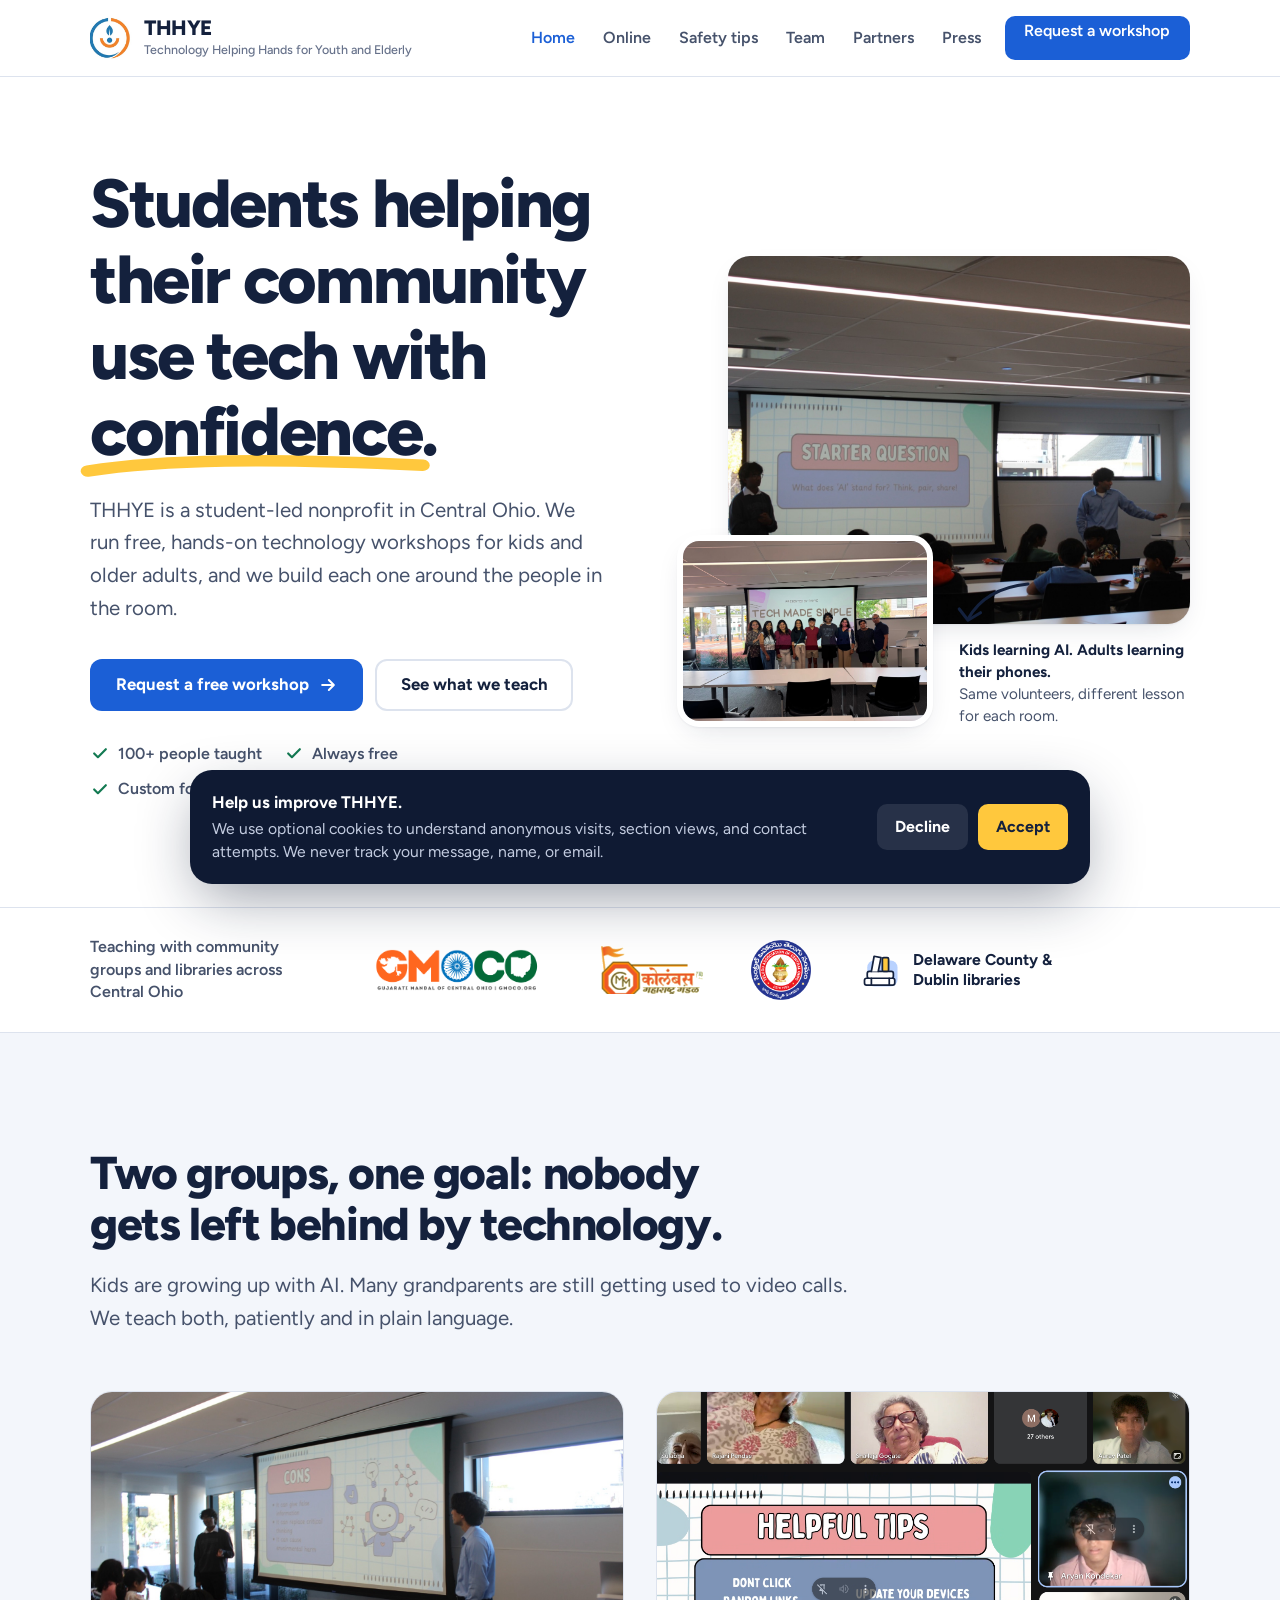
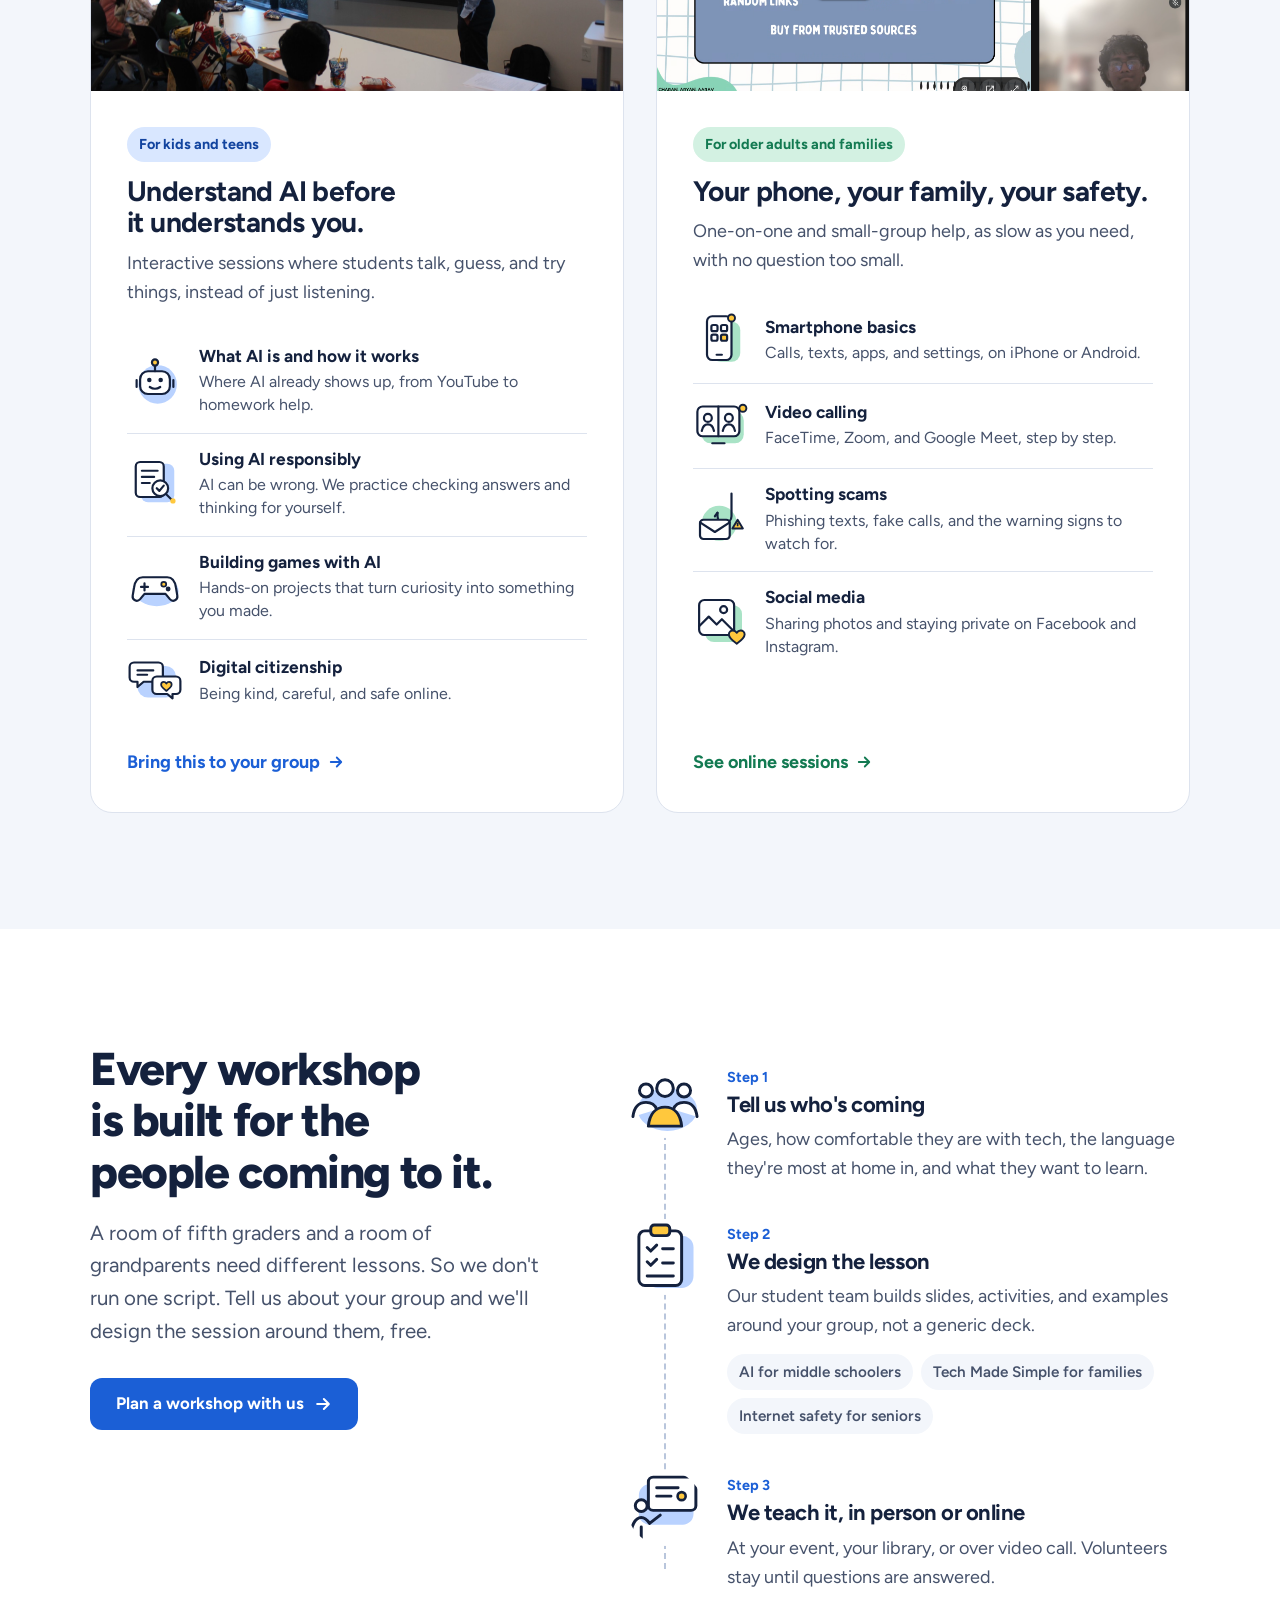
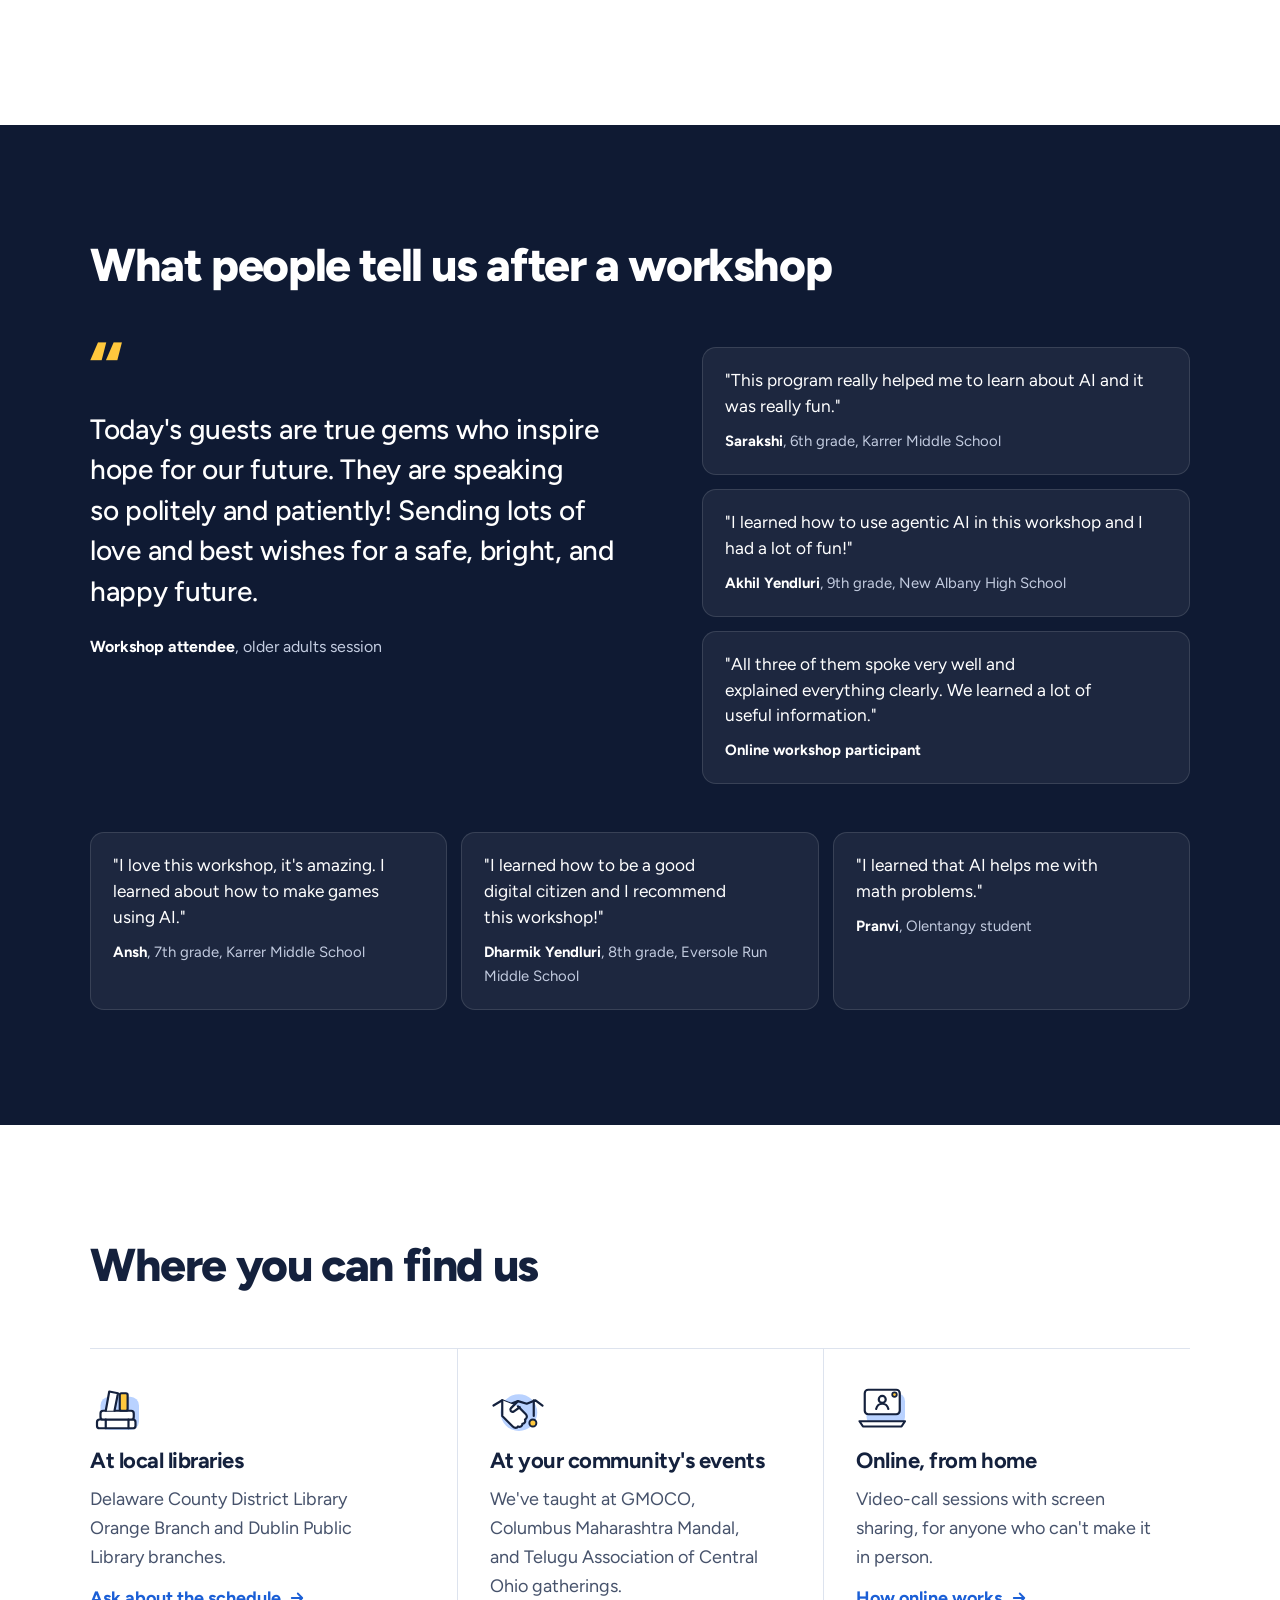
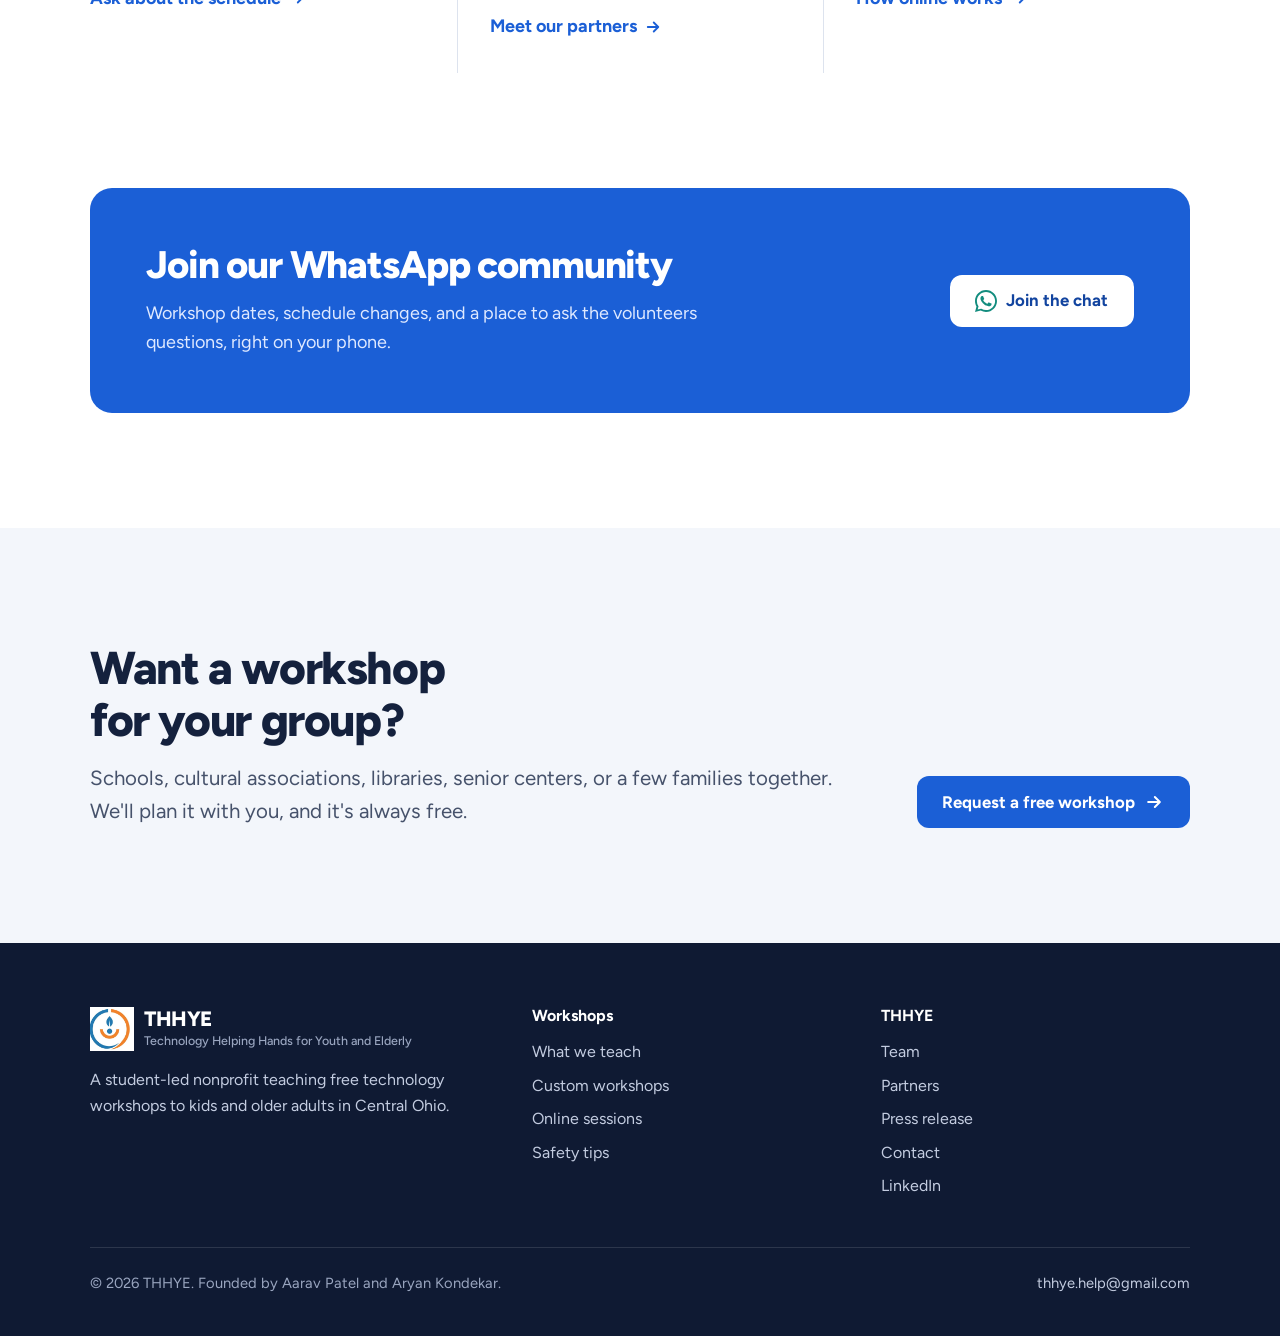
<file: index.html>
<!DOCTYPE html>
<html lang="en">
<head>
  <meta charset="UTF-8" />
  <meta name="viewport" content="width=device-width, initial-scale=1.0" />
  <meta name="google-site-verification" content="bQFy29v1kpwie2ey02_w78tLdiopfmHFIGMxXj0n1kg" />
  <title>THHYE — Free Tech & AI Workshops for Kids and Seniors in Dublin & Delaware County, OH</title>
  <meta name="description" content="THHYE is a student-led nonprofit running free, custom technology and AI workshops for kids and older adults in Dublin, Delaware County, and across Central Ohio, in person and online." />
  <meta name="robots" content="index, follow" />
  <link rel="canonical" href="https://thhye.org/" />
  <link rel="icon" type="image/png" href="THHYELogo.png" />
  <link rel="apple-touch-icon" href="THHYELogo.png" />

  <meta property="og:type" content="website" />
  <meta property="og:site_name" content="THHYE" />
  <meta property="og:title" content="THHYE — Free Tech & AI Workshops for Kids and Seniors in Dublin & Delaware County, OH" />
  <meta property="og:description" content="THHYE is a student-led nonprofit running free, custom technology and AI workshops for kids and older adults in Dublin, Delaware County, and across Central Ohio, in person and online." />
  <meta property="og:url" content="https://thhye.org/" />
  <meta property="og:image" content="https://thhye.org/assets/workshop-group.jpg" />

  <meta name="twitter:card" content="summary_large_image" />
  <meta name="twitter:title" content="THHYE — Free Tech & AI Workshops for Kids and Seniors in Dublin & Delaware County, OH" />
  <meta name="twitter:description" content="THHYE is a student-led nonprofit running free, custom technology and AI workshops for kids and older adults in Dublin, Delaware County, and across Central Ohio, in person and online." />
  <meta name="twitter:image" content="https://thhye.org/assets/workshop-group.jpg" />
  <link rel="preconnect" href="https://fonts.googleapis.com" />
  <link rel="preconnect" href="https://fonts.gstatic.com" crossorigin />
  <link href="https://fonts.googleapis.com/css2?family=Figtree:wght@400;500;600;700;800&display=swap" rel="stylesheet" />
  <link rel="stylesheet" href="site.css?v=4" />

  <script type="application/ld+json">
  {
    "@context": "https://schema.org",
    "@type": "NGO",
    "name": "THHYE — Technology Helping Hands for Youth and Elderly",
    "url": "https://thhye.org/",
    "description": "Student-led nonprofit offering free, custom technology and AI workshops for kids and older adults in Central Ohio and online.",
    "email": "thhye.help@gmail.com",
    "sameAs": [
      "https://www.linkedin.com/company/thhye-technology-helping-hands-for-youth-and-elderly/"
    ],
    "areaServed": [
      { "@type": "City", "name": "Delaware, Ohio" },
      { "@type": "City", "name": "Dublin, Ohio" }
    ],
    "founder": [
      { "@type": "Person", "name": "Aarav Patel" },
      { "@type": "Person", "name": "Aryan Kondekar" }
    ]
  }
  </script>

  <!-- Google Analytics (gtag.js) -->
  <script async src="https://www.googletagmanager.com/gtag/js?id=G-8VFDZ53EEH"></script>
  <script>
    window.dataLayer = window.dataLayer || [];
    function gtag(){ dataLayer.push(arguments); }
    gtag('js', new Date());
    gtag('consent', 'default', {
      analytics_storage: localStorage.getItem('thhye_cookie_consent') === 'accepted' ? 'granted' : 'denied'
    });
    gtag('config', 'G-8VFDZ53EEH', { anonymize_ip: true });
  </script>
</head>
<body>
<!--
THESIS: A clean, photo-led nonprofit site that shows real students teaching real rooms; it refuses emoji/icon-tile cards and stock "AI" polish.
OWN-WORLD: White and mist-blue pages, deep navy ink, one confident blue, sunflower yellow for highlights, green for the seniors program. Figtree throughout. Custom 64px icons: ink outline, soft offset base shape, one yellow accent.
STORY: Visitors see students teaching kids and older adults for free, learn every workshop is built for its group, and request one or join a session.
FIRST VIEWPORT: Left: headline with a hand-drawn yellow highlight, short lede, "Request a free workshop" + "See what we teach", three proof checks. Right: TACO AI workshop photo with the CMM seniors photo overlapping, and a handwritten-style note.
FORM: Canon (category standard, user-chosen); craft bar Code.org and Khan Academy. Seed fecce3bb.
FINISH: unreviewed and undocumented is unfinished; this build ends with the finish review, the verdict, and DESIGN.md
-->
<svg xmlns="http://www.w3.org/2000/svg" width="0" height="0" style="position:absolute;overflow:hidden" aria-hidden="true">
  <!--
    THHYE icon set. One grammar for every icon:
    - 64x64 grid, ink outline 2.5px, round caps and joins
    - one soft base shape (var(--ic-soft)) set slightly off-center behind the object
    - one small accent (var(--ic-accent))
    Color comes from the wrapper: color = ink, --ic-soft, --ic-accent.
  -->

  <!-- AI basics: friendly robot head, like the one on our workshop slides -->
  <symbol id="i-ai" viewBox="0 0 64 64">
    <circle cx="35" cy="37" r="22" fill="var(--ic-soft)"/>
    <g fill="none" stroke="currentColor" stroke-width="2.5" stroke-linecap="round" stroke-linejoin="round">
      <rect x="15" y="22" width="34" height="26" rx="9" fill="#fff"/>
      <path d="M32 22v-8"/>
      <path d="M11 32v8M53 32v8"/>
      <path d="M26 40q6 4 12 0"/>
    </g>
    <circle cx="32" cy="12" r="3.5" fill="var(--ic-accent)" stroke="currentColor" stroke-width="2.5"/>
    <circle cx="25.5" cy="32" r="2.6" fill="currentColor"/>
    <circle cx="38.5" cy="32" r="2.6" fill="currentColor"/>
  </symbol>

  <!-- Using AI responsibly: magnifier checking an answer -->
  <symbol id="i-factcheck" viewBox="0 0 64 64">
    <rect x="16" y="10" width="38" height="44" rx="8" fill="var(--ic-soft)"/>
    <g fill="none" stroke="currentColor" stroke-width="2.5" stroke-linecap="round" stroke-linejoin="round">
      <rect x="10" y="8" width="32" height="40" rx="5" fill="#fff"/>
      <path d="M17 18h18M17 25h14M17 32h9"/>
      <circle cx="38" cy="38" r="9" fill="#fff"/>
      <path d="M44.5 44.5l8 8"/>
      <path d="M34 38l3 3 5-6"/>
    </g>
    <circle cx="52.5" cy="52.5" r="3" fill="var(--ic-accent)"/>
  </symbol>

  <!-- Making games with AI: controller -->
  <symbol id="i-game" viewBox="0 0 64 64">
    <ellipse cx="34" cy="38" rx="25" ry="17" fill="var(--ic-soft)"/>
    <g fill="none" stroke="currentColor" stroke-width="2.5" stroke-linecap="round" stroke-linejoin="round">
      <path d="M18 22h28c6 0 9 5 10 12l1.5 9c.8 5-5 8-8.5 4l-5-6H20l-5 6c-3.5 4-9.3 1-8.5-4L8 34c1-7 4-12 10-12z" fill="#fff"/>
      <path d="M20 29v8M16 33h8"/>
    </g>
    <circle cx="42" cy="30" r="2.8" fill="var(--ic-accent)" stroke="currentColor" stroke-width="2"/>
    <circle cx="47" cy="35.5" r="2.8" fill="currentColor"/>
  </symbol>

  <!-- Digital citizenship: two speech bubbles, one kind reply -->
  <symbol id="i-citizen" viewBox="0 0 64 64">
    <rect x="12" y="16" width="44" height="36" rx="12" fill="var(--ic-soft)"/>
    <g fill="none" stroke="currentColor" stroke-width="2.5" stroke-linecap="round" stroke-linejoin="round">
      <path d="M8 12h28a5 5 0 0 1 5 5v12a5 5 0 0 1-5 5H19l-7 6v-6H8a5 5 0 0 1-5-5V17a5 5 0 0 1 5-5z" fill="#fff"/>
      <path d="M56 28H34a5 5 0 0 0-5 5v10a5 5 0 0 0 5 5h12l6 5v-5h4a5 5 0 0 0 5-5V33a5 5 0 0 0-5-5z" fill="#fff"/>
      <path d="M12 21h18M12 26h11"/>
    </g>
    <path d="M45 44.5c-3-2.3-6-4.4-6-7.2 0-1.8 1.4-3.1 3-3.1 1.3 0 2.3.7 3 1.8.7-1.1 1.7-1.8 3-1.8 1.6 0 3 1.3 3 3.1 0 2.8-3 4.9-6 7.2z" fill="var(--ic-accent)" stroke="currentColor" stroke-width="2" stroke-linejoin="round"/>
  </symbol>

  <!-- Online safety: padlock -->
  <symbol id="i-lock" viewBox="0 0 64 64">
    <circle cx="34" cy="38" r="21" fill="var(--ic-soft)"/>
    <g fill="none" stroke="currentColor" stroke-width="2.5" stroke-linecap="round" stroke-linejoin="round">
      <path d="M21 28v-7a11 11 0 0 1 22 0v7"/>
      <rect x="14" y="28" width="36" height="26" rx="6" fill="#fff"/>
      <path d="M32 40v6"/>
    </g>
    <circle cx="32" cy="38" r="3.6" fill="var(--ic-accent)" stroke="currentColor" stroke-width="2.2"/>
  </symbol>

  <!-- Smartphone basics -->
  <symbol id="i-phone" viewBox="0 0 64 64">
    <rect x="22" y="12" width="32" height="46" rx="10" fill="var(--ic-soft)"/>
    <g fill="none" stroke="currentColor" stroke-width="2.5" stroke-linecap="round" stroke-linejoin="round">
      <rect x="16" y="6" width="28" height="50" rx="6" fill="#fff"/>
      <path d="M27 50h6"/>
      <rect x="21" y="16" width="7" height="7" rx="2"/>
      <rect x="32" y="16" width="7" height="7" rx="2"/>
      <rect x="21" y="27" width="7" height="7" rx="2"/>
    </g>
    <rect x="32" y="27" width="7" height="7" rx="2" fill="var(--ic-accent)" stroke="currentColor" stroke-width="2.5"/>
    <circle cx="44" cy="8" r="4" fill="var(--ic-accent)" stroke="currentColor" stroke-width="2.2"/>
  </symbol>

  <!-- Video calling: screen split between two people -->
  <symbol id="i-video" viewBox="0 0 64 64">
    <rect x="10" y="18" width="48" height="36" rx="10" fill="var(--ic-soft)"/>
    <g fill="none" stroke="currentColor" stroke-width="2.5" stroke-linecap="round" stroke-linejoin="round">
      <rect x="5" y="12" width="48" height="34" rx="6" fill="#fff"/>
      <path d="M29 12v34"/>
      <circle cx="17" cy="25" r="4.5"/>
      <path d="M10 40c1-5 4-7.5 7-7.5s6 2.5 7 7.5"/>
      <circle cx="41" cy="25" r="4.5"/>
      <path d="M34 40c1-5 4-7.5 7-7.5s6 2.5 7 7.5"/>
      <path d="M22 54h14"/>
    </g>
    <circle cx="57" cy="14" r="4" fill="var(--ic-accent)" stroke="currentColor" stroke-width="2.2"/>
  </symbol>

  <!-- Spotting scams: a message on a fishing hook -->
  <symbol id="i-scam" viewBox="0 0 64 64">
    <circle cx="30" cy="38" r="20" fill="var(--ic-soft)"/>
    <g fill="none" stroke="currentColor" stroke-width="2.5" stroke-linecap="round" stroke-linejoin="round">
      <path d="M44 4v26a8 8 0 0 1-16 0v-4"/>
      <path d="M28 26l-3 4"/>
      <rect x="8" y="34" width="34" height="22" rx="4" fill="#fff"/>
      <path d="M8 37l17 11 17-11"/>
    </g>
    <path d="M51 34l6 10H45z" fill="var(--ic-accent)" stroke="currentColor" stroke-width="2.2" stroke-linejoin="round"/>
    <path d="M51 38v2.5" stroke="currentColor" stroke-width="2" stroke-linecap="round"/>
  </symbol>

  <!-- Social media: shared photo with a like -->
  <symbol id="i-social" viewBox="0 0 64 64">
    <rect x="14" y="14" width="42" height="42" rx="10" fill="var(--ic-soft)"/>
    <g fill="none" stroke="currentColor" stroke-width="2.5" stroke-linecap="round" stroke-linejoin="round">
      <rect x="7" y="8" width="40" height="40" rx="6" fill="#fff"/>
      <path d="M7 38l11-11 9 9 6-6 14 14"/>
      <circle cx="35" cy="19" r="4"/>
    </g>
    <path d="M50 58c-4.5-3.4-9-6.6-9-10.6 0-2.6 2-4.6 4.5-4.6 2 0 3.5 1 4.5 2.7 1-1.7 2.5-2.7 4.5-2.7 2.5 0 4.5 2 4.5 4.6 0 4-4.5 7.2-9 10.6z" fill="var(--ic-accent)" stroke="currentColor" stroke-width="2.2" stroke-linejoin="round"/>
  </symbol>

  <!-- Online sessions: laptop with a live call -->
  <symbol id="i-laptop" viewBox="0 0 64 64">
    <rect x="12" y="14" width="44" height="36" rx="9" fill="var(--ic-soft)"/>
    <g fill="none" stroke="currentColor" stroke-width="2.5" stroke-linecap="round" stroke-linejoin="round">
      <rect x="10" y="10" width="40" height="28" rx="4" fill="#fff"/>
      <path d="M4 46h52l-4 6H8z" fill="#fff"/>
      <circle cx="30" cy="21" r="4"/>
      <path d="M23 32c1-4 4-6 7-6s6 2 7 6"/>
    </g>
    <circle cx="44" cy="15.5" r="2.6" fill="var(--ic-accent)" stroke="currentColor" stroke-width="2"/>
  </symbol>

  <!-- Library: stack of books -->
  <symbol id="i-library" viewBox="0 0 64 64">
    <rect x="12" y="18" width="44" height="38" rx="10" fill="var(--ic-soft)"/>
    <g fill="none" stroke="currentColor" stroke-width="2.5" stroke-linecap="round" stroke-linejoin="round">
      <rect x="8" y="44" width="44" height="10" rx="3" fill="#fff"/>
      <rect x="12" y="34" width="38" height="10" rx="3" fill="#fff"/>
      <path d="M18 34l4-22 10 2-4 20" fill="#fff"/>
      <path d="M44 44v10M18 44v10"/>
    </g>
    <rect x="34" y="14" width="9" height="20" rx="2" fill="var(--ic-accent)" stroke="currentColor" stroke-width="2.5"/>
  </symbol>

  <!-- A group of people -->
  <symbol id="i-group" viewBox="0 0 64 64">
    <ellipse cx="34" cy="40" rx="25" ry="18" fill="var(--ic-soft)"/>
    <g fill="none" stroke="currentColor" stroke-width="2.5" stroke-linecap="round" stroke-linejoin="round">
      <circle cx="16" cy="24" r="5.5" fill="#fff"/>
      <path d="M5 46c1-8 5-12 11-12s8 3 9 6" fill="#fff"/>
      <circle cx="48" cy="24" r="5.5" fill="#fff"/>
      <path d="M59 46c-1-8-5-12-11-12s-8 3-9 6" fill="#fff"/>
      <circle cx="32" cy="22" r="7" fill="#fff"/>
      <path d="M18 54c1-10 6-16 14-16s13 6 14 16z" fill="var(--ic-accent)"/>
    </g>
  </symbol>

  <!-- Planning a custom workshop: clipboard checklist -->
  <symbol id="i-plan" viewBox="0 0 64 64">
    <rect x="16" y="14" width="40" height="44" rx="10" fill="var(--ic-soft)"/>
    <g fill="none" stroke="currentColor" stroke-width="2.5" stroke-linecap="round" stroke-linejoin="round">
      <rect x="10" y="10" width="36" height="46" rx="5" fill="#fff"/>
      <path d="M17 24l3 3 5-5M17 36l3 3 5-5"/>
      <path d="M30 25h9M30 37h9M17 48h22"/>
    </g>
    <rect x="20" y="5" width="16" height="9" rx="3" fill="var(--ic-accent)" stroke="currentColor" stroke-width="2.5"/>
  </symbol>

  <!-- Teaching: a presenter at a slide -->
  <symbol id="i-teach" viewBox="0 0 64 64">
    <rect x="10" y="12" width="46" height="34" rx="9" fill="var(--ic-soft)"/>
    <g fill="none" stroke="currentColor" stroke-width="2.5" stroke-linecap="round" stroke-linejoin="round">
      <rect x="18" y="6" width="40" height="28" rx="4" fill="#fff"/>
      <path d="M25 15h18M25 22h12"/>
      <circle cx="12" cy="30" r="5" fill="#fff"/>
      <path d="M3 58c0-11 4-18 9-18 3 0 5 2 7 5l9-7"/>
      <path d="M12 58V48"/>
    </g>
    <circle cx="46" cy="22" r="3.4" fill="var(--ic-accent)" stroke="currentColor" stroke-width="2.2"/>
  </symbol>

  <!-- Hand-off / partners: two hands meeting -->
  <symbol id="i-partner" viewBox="0 0 64 64">
    <circle cx="33" cy="36" r="21" fill="var(--ic-soft)"/>
    <g fill="none" stroke="currentColor" stroke-width="2.5" stroke-linecap="round" stroke-linejoin="round">
      <path d="M4 28l10-6 10 4 8-3 10 3 10-4 8 6"/>
      <path d="M14 22v18l12 12c2 2 5 2 6 0 2 1 5 0 5-3 2 0 4-2 3-5 2-1 3-4 1-6l-9-9" fill="#fff"/>
      <path d="M50 22v18M32 23l-8 8c-2 2 0 5 3 4l7-5"/>
    </g>
    <circle cx="49" cy="48" r="4" fill="var(--ic-accent)" stroke="currentColor" stroke-width="2.2"/>
  </symbol>

  <!-- Safety habits -->
  <symbol id="i-hangup" viewBox="0 0 64 64">
    <circle cx="34" cy="36" r="21" fill="var(--ic-soft)"/>
    <path d="M14 10l7 0 4 11-5 4c3 7 8 12 15 15l4-5 11 4v7c0 3-2 5-5 5C26 51 9 34 9 15c0-3 2-5 5-5z" fill="#fff" stroke="currentColor" stroke-width="2.5" stroke-linejoin="round"/>
    <path d="M40 10h14v14" fill="none" stroke="currentColor" stroke-width="2.5" stroke-linecap="round" stroke-linejoin="round"/>
    <path d="M54 10L40 24" stroke="currentColor" stroke-width="2.5" stroke-linecap="round"/>
    <circle cx="54" cy="10" r="3.5" fill="var(--ic-accent)" stroke="currentColor" stroke-width="2"/>
  </symbol>

  <symbol id="i-link" viewBox="0 0 64 64">
    <circle cx="33" cy="35" r="21" fill="var(--ic-soft)"/>
    <g fill="none" stroke="currentColor" stroke-width="2.5" stroke-linecap="round" stroke-linejoin="round">
      <path d="M28 36l-6 6a7 7 0 0 1-10-10l8-8a7 7 0 0 1 10 0" fill="#fff"/>
      <path d="M36 28l6-6a7 7 0 0 1 10 10l-8 8a7 7 0 0 1-10 0" fill="#fff"/>
      <path d="M8 56l48-48"/>
    </g>
    <circle cx="56" cy="8" r="3.5" fill="var(--ic-accent)" stroke="currentColor" stroke-width="2"/>
  </symbol>

  <symbol id="i-key" viewBox="0 0 64 64">
    <circle cx="34" cy="36" r="21" fill="var(--ic-soft)"/>
    <g fill="none" stroke="currentColor" stroke-width="2.5" stroke-linecap="round" stroke-linejoin="round">
      <circle cx="20" cy="24" r="12" fill="#fff"/>
      <path d="M29 32l24 24M44 47l5-5M50 53l5-5"/>
    </g>
    <circle cx="17" cy="21" r="3.5" fill="var(--ic-accent)" stroke="currentColor" stroke-width="2"/>
  </symbol>

  <symbol id="i-giftcard" viewBox="0 0 64 64">
    <rect x="12" y="18" width="46" height="34" rx="9" fill="var(--ic-soft)"/>
    <g fill="none" stroke="currentColor" stroke-width="2.5" stroke-linecap="round" stroke-linejoin="round">
      <rect x="6" y="14" width="44" height="30" rx="5" fill="#fff"/>
      <path d="M22 14v30M6 26h44"/>
      <path d="M22 26c-6-8-12-4-8 0M22 26c6-8 12-4 8 0"/>
    </g>
    <circle cx="48" cy="46" r="10" fill="var(--ic-accent)" stroke="currentColor" stroke-width="2.5"/>
    <path d="M44 42l8 8M52 42l-8 8" stroke="currentColor" stroke-width="2.5" stroke-linecap="round"/>
  </symbol>

  <symbol id="i-ask" viewBox="0 0 64 64">
    <ellipse cx="34" cy="40" rx="24" ry="18" fill="var(--ic-soft)"/>
    <g fill="none" stroke="currentColor" stroke-width="2.5" stroke-linecap="round" stroke-linejoin="round">
      <circle cx="18" cy="30" r="6" fill="#fff"/>
      <path d="M6 56c1-9 5-14 12-14s11 5 12 14"/>
      <circle cx="46" cy="30" r="6" fill="#fff"/>
      <path d="M34 56c1-9 5-14 12-14s11 5 12 14"/>
      <path d="M26 6h16a4 4 0 0 1 4 4v6a4 4 0 0 1-4 4h-6l-4 4v-4h-6a4 4 0 0 1-4-4v-6a4 4 0 0 1 4-4z" fill="var(--ic-accent)"/>
    </g>
    <path d="M31 11.5a3 3 0 1 1 3.5 3c-.5.2-.5.6-.5 1" fill="none" stroke="currentColor" stroke-width="2" stroke-linecap="round"/>
  </symbol>

  <!-- Contact -->
  <symbol id="i-mail" viewBox="0 0 64 64">
    <rect x="12" y="18" width="46" height="36" rx="9" fill="var(--ic-soft)"/>
    <g fill="none" stroke="currentColor" stroke-width="2.5" stroke-linecap="round" stroke-linejoin="round">
      <rect x="6" y="14" width="46" height="32" rx="5" fill="#fff"/>
      <path d="M6 18l23 16 23-16"/>
    </g>
    <circle cx="50" cy="14" r="5" fill="var(--ic-accent)" stroke="currentColor" stroke-width="2.2"/>
  </symbol>

  <symbol id="i-pin" viewBox="0 0 64 64">
    <ellipse cx="34" cy="52" rx="20" ry="7" fill="var(--ic-soft)"/>
    <path d="M30 56C19 44 13 34 13 25a17 17 0 0 1 34 0c0 9-6 19-17 31z" fill="#fff" stroke="currentColor" stroke-width="2.5" stroke-linejoin="round"/>
    <circle cx="30" cy="25" r="6" fill="var(--ic-accent)" stroke="currentColor" stroke-width="2.5"/>
  </symbol>

  <symbol id="i-calendar" viewBox="0 0 64 64">
    <rect x="14" y="16" width="44" height="40" rx="9" fill="var(--ic-soft)"/>
    <g fill="none" stroke="currentColor" stroke-width="2.5" stroke-linecap="round" stroke-linejoin="round">
      <rect x="7" y="12" width="44" height="40" rx="5" fill="#fff"/>
      <path d="M7 22h44M18 7v9M40 7v9"/>
      <path d="M15 31h5M27 31h5M15 41h5"/>
    </g>
    <rect x="37" y="37" width="8" height="8" rx="2" fill="var(--ic-accent)" stroke="currentColor" stroke-width="2.2"/>
  </symbol>

  <!-- Small UI marks -->
  <symbol id="i-arrow" viewBox="0 0 24 24">
    <path d="M5 12h13M13 6l6 6-6 6" fill="none" stroke="currentColor" stroke-width="2.4" stroke-linecap="round" stroke-linejoin="round"/>
  </symbol>
  <symbol id="i-external" viewBox="0 0 24 24">
    <path d="M14 5h5v5M19 5l-8 8M17 14v4a1 1 0 0 1-1 1H6a1 1 0 0 1-1-1V8a1 1 0 0 1 1-1h4" fill="none" stroke="currentColor" stroke-width="2.2" stroke-linecap="round" stroke-linejoin="round"/>
  </symbol>
  <symbol id="i-check" viewBox="0 0 24 24">
    <path d="M5 12.5l4.5 4.5L19 7.5" fill="none" stroke="currentColor" stroke-width="2.6" stroke-linecap="round" stroke-linejoin="round"/>
  </symbol>
  <symbol id="i-whatsapp" viewBox="0 0 32 32">
    <path fill="currentColor" d="M16.004 0C7.164 0 0 7.163 0 16c0 2.822.738 5.556 2.14 7.965L.052 32l8.24-2.163A15.9 15.9 0 0 0 16.004 32C24.84 32 32 24.837 32 16S24.84 0 16.004 0zm0 29.27a13.24 13.24 0 0 1-6.75-1.847l-.484-.288-4.892 1.284 1.307-4.77-.315-.49A13.24 13.24 0 0 1 2.73 16C2.73 8.66 8.664 2.73 16.004 2.73 23.34 2.73 29.27 8.66 29.27 16s-5.93 13.27-13.266 13.27zm7.27-9.94c-.398-.2-2.354-1.163-2.72-1.296-.365-.133-.63-.2-.897.2-.265.398-1.03 1.296-1.263 1.562-.232.266-.464.3-.862.1-.398-.2-1.68-.62-3.2-1.976-1.183-1.056-1.982-2.36-2.214-2.76-.232-.398-.025-.613.175-.812.18-.18.398-.464.597-.696.2-.232.265-.398.398-.663.133-.266.066-.498-.033-.696-.1-.2-.897-2.164-1.23-2.963-.324-.78-.653-.675-.897-.688l-.764-.013c-.265 0-.696.1-1.06.498-.365.398-1.395 1.363-1.395 3.326s1.428 3.86 1.627 4.127c.2.266 2.81 4.29 6.81 6.017.951.41 1.694.655 2.273.838.955.304 1.824.261 2.51.158.766-.114 2.354-.962 2.686-1.892.332-.93.332-1.727.232-1.892-.1-.166-.365-.266-.763-.465z"/>
  </symbol>
  <symbol id="i-linkedin" viewBox="0 0 24 24">
    <path fill="currentColor" d="M20.45 20.45h-3.55v-5.57c0-1.33-.03-3.04-1.86-3.04-1.85 0-2.13 1.45-2.13 2.94v5.67H9.35V9h3.41v1.56h.05c.48-.9 1.64-1.85 3.37-1.85 3.6 0 4.27 2.37 4.27 5.46v6.28zM5.34 7.43a2.06 2.06 0 1 1 0-4.13 2.06 2.06 0 0 1 0 4.13zM7.12 20.45H3.56V9h3.56v11.45zM22.22 0H1.77C.79 0 0 .77 0 1.73v20.54C0 23.23.79 24 1.77 24h20.45c.98 0 1.78-.77 1.78-1.73V1.73C24 .77 23.2 0 22.22 0z"/>
  </symbol>
</svg>

  <header class="site-header">
    <div class="wrap">
      <a class="brand" href="index.html">
        <img src="assets/thhye-mark.png" alt="" />
        <span><strong>THHYE</strong><small>Technology Helping Hands for Youth and Elderly</small></span>
      </a>
      <button class="menu-btn" type="button" aria-expanded="false" aria-controls="nav"><span></span>Menu</button>
      <ul class="nav" id="nav">
        <li><a href="index.html" aria-current="page">Home</a></li><li><a href="online-workshops.html">Online</a></li><li><a href="safety-resources.html">Safety tips</a></li><li><a href="team.html">Team</a></li><li><a href="partnerships.html">Partners</a></li><li><a href="press.html">Press</a></li>
        <li><a class="btn btn-primary" href="contact.html">Request a workshop</a></li>
      </ul>
    </div>
  </header>

  <main>

    <section class="hero" id="about">
      <div class="wrap">
        <div>
          <h1>Students helping their community use tech with <span class="mark">confidence<svg class="draw" viewBox="0 0 300 30" preserveAspectRatio="none" aria-hidden="true"><path style="--len:320" d="M4 20 C 70 8, 160 6, 296 14"/></svg></span>.</h1>
          <p class="lede">THHYE is a student-led nonprofit in Central Ohio. We run free, hands-on technology workshops for kids and older adults, and we build each one around the people in the room.</p>
          <div class="hero-actions">
            <a class="btn btn-primary" href="contact.html">Request a free workshop <svg class="ui" aria-hidden="true"><use href="#i-arrow"/></svg></a>
            <a class="btn btn-ghost" href="#programs">See what we teach</a>
          </div>
          <ul class="hero-proof">
            <li><svg class="ui" aria-hidden="true"><use href="#i-check"/></svg> 100+ people taught</li>
            <li><svg class="ui" aria-hidden="true"><use href="#i-check"/></svg> Always free</li>
            <li><svg class="ui" aria-hidden="true"><use href="#i-check"/></svg> Custom for your group</li>
          </ul>
        </div>
        <div class="hero-photos">
          <figure class="p1"><img src="assets/taco-photo-3.jpg" alt="Two THHYE volunteers leading an AI workshop for kids, with a slide asking 'What does AI stand for?'" /></figure>
          <figure class="p2"><img src="assets/cmm-photo-2.jpg" alt="Adults from the Columbus Maharashtra Mandal with THHYE volunteers after a Tech Made Simple workshop" /></figure>
          <div class="hero-note">
            <svg class="scribble draw" viewBox="0 0 64 40" aria-hidden="true"><path style="--len:90;--delay:.9s" d="M60 4 C 40 6, 22 14, 12 32" fill="none" stroke="currentColor" stroke-width="2.5" stroke-linecap="round"/><path style="--len:30;--delay:1.4s" d="M5 24 L12 33 L22 27" fill="none" stroke="currentColor" stroke-width="2.5" stroke-linecap="round" stroke-linejoin="round"/></svg>
            <strong>Kids learning AI. Adults learning their phones.</strong>
            Same volunteers, different lesson for each room.
          </div>
        </div>
      </div>
    </section>

    <section class="partners-strip" aria-label="Where we teach">
      <div class="wrap">
        <p>Teaching with community groups and libraries across Central Ohio</p>
        <ul>
          <li><img src="assets/gmoco-logo.png" alt="GMOCO, Gujarati Mandal of Central Ohio" /></li>
          <li><img src="assets/cmm-logo.png" alt="Columbus Maharashtra Mandal" /></li>
          <li><img class="round" src="assets/taco-logo.png" alt="Telugu Association of Central Ohio" /></li>
          <li class="lib"><svg class="icon sm" aria-hidden="true"><use href="#i-library"/></svg><span>Delaware County &amp;<br />Dublin libraries</span></li>
        </ul>
      </div>
    </section>

    <section class="section tint" id="programs">
      <span id="workshops"></span>
      <div class="wrap">
        <div class="section-head">
          <h2>Two groups, one goal: nobody gets left behind by technology.</h2>
          <p class="lede">Kids are growing up with AI. Many grandparents are still getting used to video calls. We teach both, patiently and in plain language.</p>
        </div>
        <div class="programs">
          <article class="program kids">
            <div class="program-photo"><img src="assets/taco-photo-4.jpg" alt="THHYE volunteers presenting the cons of AI to a room of kids" loading="lazy" /></div>
            <div class="program-body">
              <span class="program-tag">For kids and teens</span>
              <h3>Understand AI before it understands you.</h3>
              <p>Interactive sessions where students talk, guess, and try things, instead of just listening.</p>
              <ul class="topics">
                <li><svg class="icon " aria-hidden="true"><use href="#i-ai"/></svg><div><strong>What AI is and how it works</strong><span>Where AI already shows up, from YouTube to homework help.</span></div></li>
                <li><svg class="icon " aria-hidden="true"><use href="#i-factcheck"/></svg><div><strong>Using AI responsibly</strong><span>AI can be wrong. We practice checking answers and thinking for yourself.</span></div></li>
                <li><svg class="icon " aria-hidden="true"><use href="#i-game"/></svg><div><strong>Building games with AI</strong><span>Hands-on projects that turn curiosity into something you made.</span></div></li>
                <li><svg class="icon " aria-hidden="true"><use href="#i-citizen"/></svg><div><strong>Digital citizenship</strong><span>Being kind, careful, and safe online.</span></div></li>
              </ul>
              <a class="text-link" href="contact.html">Bring this to your group <svg class="ui" aria-hidden="true"><use href="#i-arrow"/></svg></a>
            </div>
          </article>
          <article class="program adults">
            <div class="program-photo"><img src="assets/online-workshop-1.png" alt="THHYE volunteers sharing internet safety tips with seniors over a video call" loading="lazy" /></div>
            <div class="program-body">
              <span class="program-tag">For older adults and families</span>
              <h3>Your phone, your family, your safety.</h3>
              <p>One-on-one and small-group help, as slow as you need, with no question too small.</p>
              <ul class="topics">
                <li><svg class="icon green" aria-hidden="true"><use href="#i-phone"/></svg><div><strong>Smartphone basics</strong><span>Calls, texts, apps, and settings, on iPhone or Android.</span></div></li>
                <li><svg class="icon green" aria-hidden="true"><use href="#i-video"/></svg><div><strong>Video calling</strong><span>FaceTime, Zoom, and Google Meet, step by step.</span></div></li>
                <li><svg class="icon green" aria-hidden="true"><use href="#i-scam"/></svg><div><strong>Spotting scams</strong><span>Phishing texts, fake calls, and the warning signs to watch for.</span></div></li>
                <li><svg class="icon green" aria-hidden="true"><use href="#i-social"/></svg><div><strong>Social media</strong><span>Sharing photos and staying private on Facebook and Instagram.</span></div></li>
              </ul>
              <a class="text-link" href="online-workshops.html">See online sessions <svg class="ui" aria-hidden="true"><use href="#i-arrow"/></svg></a>
            </div>
          </article>
        </div>
      </div>
    </section>

    <section class="section" id="custom">
      <div class="wrap custom">
        <div class="section-head">
          <h2>Every workshop is built for the people coming to it.</h2>
          <p class="lede">A room of fifth graders and a room of grandparents need different lessons. So we don't run one script. Tell us about your group and we'll design the session around them, free.</p>
          <a class="btn btn-primary" href="contact.html">Plan a workshop with us <svg class="ui" aria-hidden="true"><use href="#i-arrow"/></svg></a>
        </div>
        <ol class="route">
          <li>
            <svg class="icon lg" aria-hidden="true"><use href="#i-group"/></svg>
            <div>
              <span class="step">Step 1</span>
              <h3>Tell us who's coming</h3>
              <p>Ages, how comfortable they are with tech, the language they're most at home in, and what they want to learn.</p>
            </div>
          </li>
          <li>
            <svg class="icon lg" aria-hidden="true"><use href="#i-plan"/></svg>
            <div>
              <span class="step">Step 2</span>
              <h3>We design the lesson</h3>
              <p>Our student team builds slides, activities, and examples around your group, not a generic deck.</p>
              <ul class="examples"><li>AI for middle schoolers</li><li>Tech Made Simple for families</li><li>Internet safety for seniors</li></ul>
            </div>
          </li>
          <li>
            <svg class="icon lg" aria-hidden="true"><use href="#i-teach"/></svg>
            <div>
              <span class="step">Step 3</span>
              <h3>We teach it, in person or online</h3>
              <p>At your event, your library, or over video call. Volunteers stay until questions are answered.</p>
            </div>
          </li>
        </ol>
      </div>
    </section>

    <section class="section voices" id="testimonials">
      <div class="wrap">
        <div class="section-head">
          <h2>What people tell us after a workshop</h2>
        </div>
        <div class="voices-grid">
          <blockquote class="big-quote">
            <p>Today's guests are true gems who inspire hope for our future. They are speaking so politely and patiently! Sending lots of love and best wishes for a safe, bright, and happy future.</p>
            <footer><strong>Workshop attendee</strong>, older adults session</footer>
          </blockquote>
          <div class="small-quotes">
            <blockquote><p>"This program really helped me to learn about AI and it was really fun."</p><footer><strong>Sarakshi</strong>, 6th grade, Karrer Middle School</footer></blockquote>
            <blockquote><p>"I learned how to use agentic AI in this workshop and I had a lot of fun!"</p><footer><strong>Akhil Yendluri</strong>, 9th grade, New Albany High School</footer></blockquote>
            <blockquote><p>"All three of them spoke very well and explained everything clearly. We learned a lot of useful information."</p><footer><strong>Online workshop participant</strong></footer></blockquote>
          </div>
        </div>
        <div class="voices-more small-quotes">
          <blockquote><p>"I love this workshop, it's amazing. I learned about how to make games using AI."</p><footer><strong>Ansh</strong>, 7th grade, Karrer Middle School</footer></blockquote>
          <blockquote><p>"I learned how to be a good digital citizen and I recommend this workshop!"</p><footer><strong>Dharmik Yendluri</strong>, 8th grade, Eversole Run Middle School</footer></blockquote>
          <blockquote><p>"I learned that AI helps me with math problems."</p><footer><strong>Pranvi</strong>, Olentangy student</footer></blockquote>
        </div>
      </div>
    </section>

    <section class="section" id="locations">
      <div class="wrap">
        <div class="section-head">
          <h2>Where you can find us</h2>
        </div>
        <div class="where">
          <div><svg class="icon " aria-hidden="true"><use href="#i-library"/></svg><h3>At local libraries</h3><p>Delaware County District Library Orange Branch and Dublin Public Library branches.</p><a class="text-link" href="contact.html">Ask about the schedule <svg class="ui" aria-hidden="true"><use href="#i-arrow"/></svg></a></div>
          <div><svg class="icon " aria-hidden="true"><use href="#i-partner"/></svg><h3>At your community's events</h3><p>We've taught at GMOCO, Columbus Maharashtra Mandal, and Telugu Association of Central Ohio gatherings.</p><a class="text-link" href="partnerships.html">Meet our partners <svg class="ui" aria-hidden="true"><use href="#i-arrow"/></svg></a></div>
          <div><svg class="icon " aria-hidden="true"><use href="#i-laptop"/></svg><h3>Online, from home</h3><p>Video-call sessions with screen sharing, for anyone who can't make it in person.</p><a class="text-link" href="online-workshops.html">How online works <svg class="ui" aria-hidden="true"><use href="#i-arrow"/></svg></a></div>
        </div>
      </div>
    </section>

    <section class="section" style="padding-top:0">
      <div class="wrap">
        <div class="community">
          <div>
            <h2>Join our WhatsApp community</h2>
            <p>Workshop dates, schedule changes, and a place to ask the volunteers questions, right on your phone.</p>
          </div>
          <div class="actions">
            <a class="btn btn-light" href="https://chat.whatsapp.com/EQsjMkrG0H793tPVVtGReC?mode=gi_t" target="_blank" rel="noopener noreferrer" onclick="trackEvent('whatsapp_click')"><svg class="wa" aria-hidden="true"><use href="#i-whatsapp"/></svg> Join the chat</a>
          </div>
        </div>
      </div>
    </section>

    <section class="section tint closing">
      <div class="wrap">
        <div>
          <h2>Want a workshop for your group?</h2>
          <p class="lede">Schools, cultural associations, libraries, senior centers, or a few families together. We'll plan it with you, and it's always free.</p>
        </div>
        <div class="actions">
          <a class="btn btn-primary" href="contact.html">Request a free workshop <svg class="ui" aria-hidden="true"><use href="#i-arrow"/></svg></a>
        </div>
      </div>
    </section>
  </main>

  <footer class="site-footer">
    <div class="wrap">
      <div class="top">
        <div>
          <a class="brand" href="index.html">
            <img src="assets/thhye-mark.png" alt="" />
            <span><strong>THHYE</strong><small>Technology Helping Hands for Youth and Elderly</small></span>
          </a>
          <p>A student-led nonprofit teaching free technology workshops to kids and older adults in Central Ohio.</p>
        </div>
        <div>
          <h4>Workshops</h4>
          <ul>
            <li><a href="index.html#programs">What we teach</a></li>
            <li><a href="index.html#custom">Custom workshops</a></li>
            <li><a href="online-workshops.html">Online sessions</a></li>
            <li><a href="safety-resources.html">Safety tips</a></li>
          </ul>
        </div>
        <div>
          <h4>THHYE</h4>
          <ul>
            <li><a href="team.html">Team</a></li>
            <li><a href="partnerships.html">Partners</a></li>
            <li><a href="press.html">Press release</a></li>
            <li><a href="contact.html">Contact</a></li>
            <li><a href="https://www.linkedin.com/company/thhye-technology-helping-hands-for-youth-and-elderly/" target="_blank" rel="noopener noreferrer">LinkedIn</a></li>
          </ul>
        </div>
      </div>
      <div class="bottom">
        <span>© 2026 THHYE. Founded by Aarav Patel and Aryan Kondekar.</span>
        <a href="mailto:thhye.help@gmail.com">thhye.help@gmail.com</a>
      </div>
    </div>
  </footer>
  <div class="cookie-banner" id="cookie-banner" role="dialog" aria-live="polite" aria-label="Cookie consent">
    <div class="cookie-copy">
      <strong>Help us improve THHYE.</strong>
      We use optional cookies to understand anonymous visits, section views, and contact attempts. We never track your message, name, or email.
    </div>
    <div class="cookie-actions">
      <button class="cookie-btn decline" type="button" onclick="setCookieConsent(false)">Decline</button>
      <button class="cookie-btn accept" type="button" onclick="setCookieConsent(true)">Accept</button>
    </div>
  </div>
  <script src="common.js"></script>
  <script src="site.js"></script>
</body>
</html>
</file>
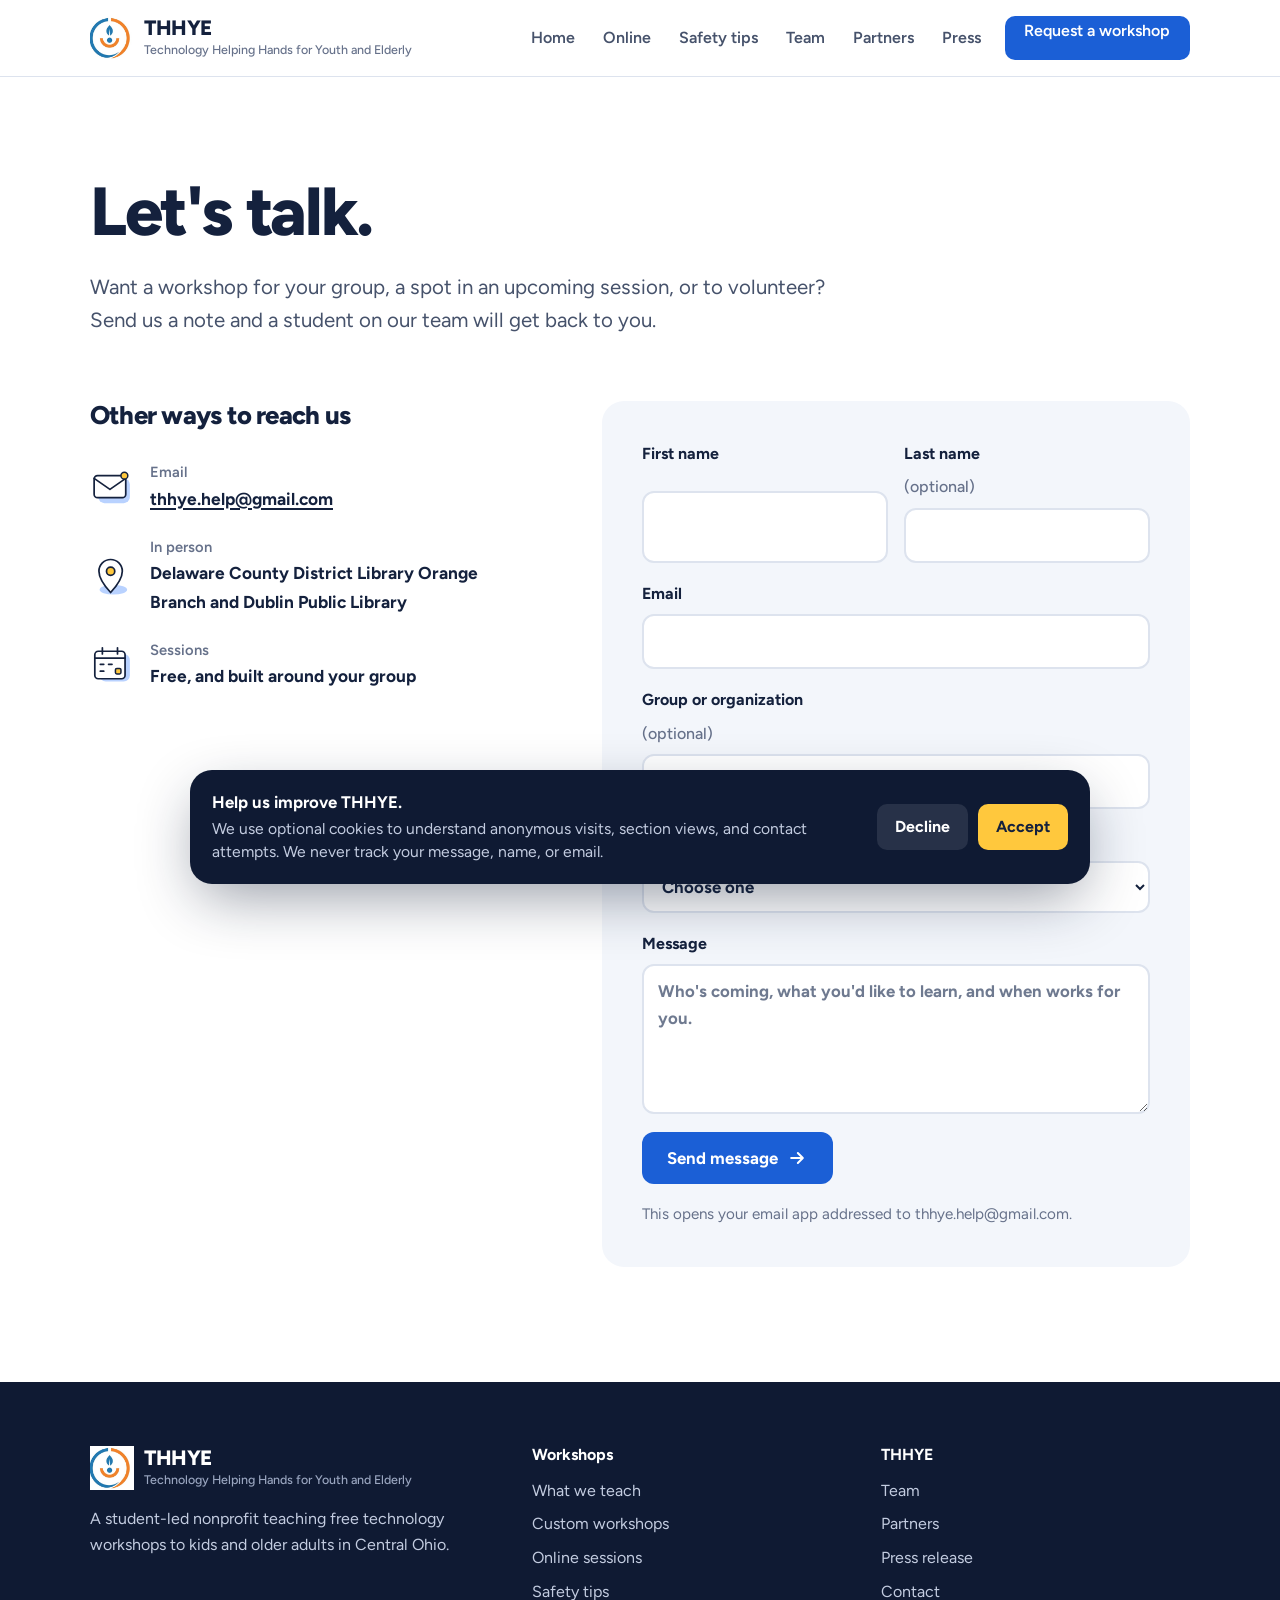
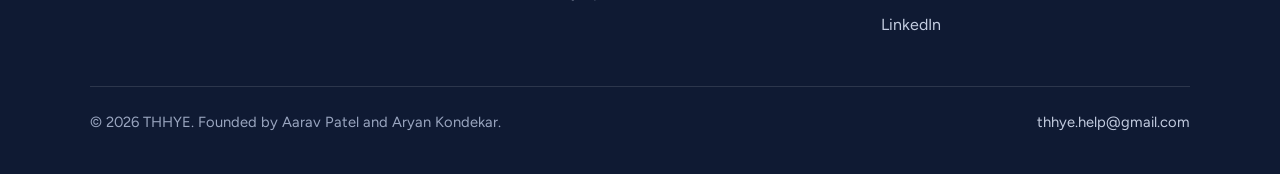
<file: contact.html>
<!DOCTYPE html>
<html lang="en">
<head>
  <meta charset="UTF-8" />
  <meta name="viewport" content="width=device-width, initial-scale=1.0" />
  <meta name="google-site-verification" content="bQFy29v1kpwie2ey02_w78tLdiopfmHFIGMxXj0n1kg" />
  <title>Contact THHYE — Free Tech Workshops for Seniors</title>
  <meta name="description" content="Get in touch with THHYE to join a free technology workshop, ask about scheduling, or volunteer with our student-led nonprofit in Delaware County and Dublin, Ohio." />
  <meta name="robots" content="index, follow" />
  <link rel="canonical" href="https://thhye.org/contact.html" />
  <link rel="icon" type="image/png" href="THHYELogo.png" />
  <link rel="apple-touch-icon" href="THHYELogo.png" />

  <meta property="og:type" content="website" />
  <meta property="og:site_name" content="THHYE" />
  <meta property="og:title" content="Contact THHYE — Free Tech Workshops for Seniors" />
  <meta property="og:description" content="Get in touch with THHYE to join a free technology workshop, ask about scheduling, or volunteer with our student-led nonprofit." />
  <meta property="og:url" content="https://thhye.org/contact.html" />
  <meta property="og:image" content="https://thhye.org/assets/workshop-group.jpg" />

  <meta name="twitter:card" content="summary_large_image" />
  <meta name="twitter:title" content="Contact THHYE — Free Tech Workshops for Seniors" />
  <meta name="twitter:description" content="Get in touch with THHYE to join a free technology workshop, ask about scheduling, or volunteer with our student-led nonprofit." />
  <meta name="twitter:image" content="https://thhye.org/assets/workshop-group.jpg" />
  <link rel="preconnect" href="https://fonts.googleapis.com" />
  <link rel="preconnect" href="https://fonts.gstatic.com" crossorigin />
  <link href="https://fonts.googleapis.com/css2?family=Figtree:wght@400;500;600;700;800&display=swap" rel="stylesheet" />
  <link rel="stylesheet" href="site.css?v=4" />

  <!-- Google Analytics (gtag.js) -->
  <script async src="https://www.googletagmanager.com/gtag/js?id=G-8VFDZ53EEH"></script>
  <script>
    window.dataLayer = window.dataLayer || [];
    function gtag(){ dataLayer.push(arguments); }
    gtag('js', new Date());
    gtag('consent', 'default', {
      analytics_storage: localStorage.getItem('thhye_cookie_consent') === 'accepted' ? 'granted' : 'denied'
    });
    gtag('config', 'G-8VFDZ53EEH', { anonymize_ip: true });
  </script>
</head>
<body>
<!--
THESIS: A clean, photo-led nonprofit site that shows real students teaching real rooms; it refuses emoji/icon-tile cards and stock "AI" polish.
OWN-WORLD: White and mist-blue pages, deep navy ink, one confident blue, sunflower yellow for highlights, green for the seniors program. Figtree throughout. Custom 64px icons: ink outline, soft offset base shape, one yellow accent.
STORY: Visitors see students teaching kids and older adults for free, learn every workshop is built for its group, and request one or join a session.
FIRST VIEWPORT: Left: headline with a hand-drawn yellow highlight, short lede, "Request a free workshop" + "See what we teach", three proof checks. Right: TACO AI workshop photo with the CMM seniors photo overlapping, and a handwritten-style note.
FORM: Canon (category standard, user-chosen); craft bar Code.org and Khan Academy. Seed fecce3bb.
FINISH: unreviewed and undocumented is unfinished; this build ends with the finish review, the verdict, and DESIGN.md
-->
<svg xmlns="http://www.w3.org/2000/svg" width="0" height="0" style="position:absolute;overflow:hidden" aria-hidden="true">
  <!--
    THHYE icon set. One grammar for every icon:
    - 64x64 grid, ink outline 2.5px, round caps and joins
    - one soft base shape (var(--ic-soft)) set slightly off-center behind the object
    - one small accent (var(--ic-accent))
    Color comes from the wrapper: color = ink, --ic-soft, --ic-accent.
  -->

  <!-- AI basics: friendly robot head, like the one on our workshop slides -->
  <symbol id="i-ai" viewBox="0 0 64 64">
    <circle cx="35" cy="37" r="22" fill="var(--ic-soft)"/>
    <g fill="none" stroke="currentColor" stroke-width="2.5" stroke-linecap="round" stroke-linejoin="round">
      <rect x="15" y="22" width="34" height="26" rx="9" fill="#fff"/>
      <path d="M32 22v-8"/>
      <path d="M11 32v8M53 32v8"/>
      <path d="M26 40q6 4 12 0"/>
    </g>
    <circle cx="32" cy="12" r="3.5" fill="var(--ic-accent)" stroke="currentColor" stroke-width="2.5"/>
    <circle cx="25.5" cy="32" r="2.6" fill="currentColor"/>
    <circle cx="38.5" cy="32" r="2.6" fill="currentColor"/>
  </symbol>

  <!-- Using AI responsibly: magnifier checking an answer -->
  <symbol id="i-factcheck" viewBox="0 0 64 64">
    <rect x="16" y="10" width="38" height="44" rx="8" fill="var(--ic-soft)"/>
    <g fill="none" stroke="currentColor" stroke-width="2.5" stroke-linecap="round" stroke-linejoin="round">
      <rect x="10" y="8" width="32" height="40" rx="5" fill="#fff"/>
      <path d="M17 18h18M17 25h14M17 32h9"/>
      <circle cx="38" cy="38" r="9" fill="#fff"/>
      <path d="M44.5 44.5l8 8"/>
      <path d="M34 38l3 3 5-6"/>
    </g>
    <circle cx="52.5" cy="52.5" r="3" fill="var(--ic-accent)"/>
  </symbol>

  <!-- Making games with AI: controller -->
  <symbol id="i-game" viewBox="0 0 64 64">
    <ellipse cx="34" cy="38" rx="25" ry="17" fill="var(--ic-soft)"/>
    <g fill="none" stroke="currentColor" stroke-width="2.5" stroke-linecap="round" stroke-linejoin="round">
      <path d="M18 22h28c6 0 9 5 10 12l1.5 9c.8 5-5 8-8.5 4l-5-6H20l-5 6c-3.5 4-9.3 1-8.5-4L8 34c1-7 4-12 10-12z" fill="#fff"/>
      <path d="M20 29v8M16 33h8"/>
    </g>
    <circle cx="42" cy="30" r="2.8" fill="var(--ic-accent)" stroke="currentColor" stroke-width="2"/>
    <circle cx="47" cy="35.5" r="2.8" fill="currentColor"/>
  </symbol>

  <!-- Digital citizenship: two speech bubbles, one kind reply -->
  <symbol id="i-citizen" viewBox="0 0 64 64">
    <rect x="12" y="16" width="44" height="36" rx="12" fill="var(--ic-soft)"/>
    <g fill="none" stroke="currentColor" stroke-width="2.5" stroke-linecap="round" stroke-linejoin="round">
      <path d="M8 12h28a5 5 0 0 1 5 5v12a5 5 0 0 1-5 5H19l-7 6v-6H8a5 5 0 0 1-5-5V17a5 5 0 0 1 5-5z" fill="#fff"/>
      <path d="M56 28H34a5 5 0 0 0-5 5v10a5 5 0 0 0 5 5h12l6 5v-5h4a5 5 0 0 0 5-5V33a5 5 0 0 0-5-5z" fill="#fff"/>
      <path d="M12 21h18M12 26h11"/>
    </g>
    <path d="M45 44.5c-3-2.3-6-4.4-6-7.2 0-1.8 1.4-3.1 3-3.1 1.3 0 2.3.7 3 1.8.7-1.1 1.7-1.8 3-1.8 1.6 0 3 1.3 3 3.1 0 2.8-3 4.9-6 7.2z" fill="var(--ic-accent)" stroke="currentColor" stroke-width="2" stroke-linejoin="round"/>
  </symbol>

  <!-- Online safety: padlock -->
  <symbol id="i-lock" viewBox="0 0 64 64">
    <circle cx="34" cy="38" r="21" fill="var(--ic-soft)"/>
    <g fill="none" stroke="currentColor" stroke-width="2.5" stroke-linecap="round" stroke-linejoin="round">
      <path d="M21 28v-7a11 11 0 0 1 22 0v7"/>
      <rect x="14" y="28" width="36" height="26" rx="6" fill="#fff"/>
      <path d="M32 40v6"/>
    </g>
    <circle cx="32" cy="38" r="3.6" fill="var(--ic-accent)" stroke="currentColor" stroke-width="2.2"/>
  </symbol>

  <!-- Smartphone basics -->
  <symbol id="i-phone" viewBox="0 0 64 64">
    <rect x="22" y="12" width="32" height="46" rx="10" fill="var(--ic-soft)"/>
    <g fill="none" stroke="currentColor" stroke-width="2.5" stroke-linecap="round" stroke-linejoin="round">
      <rect x="16" y="6" width="28" height="50" rx="6" fill="#fff"/>
      <path d="M27 50h6"/>
      <rect x="21" y="16" width="7" height="7" rx="2"/>
      <rect x="32" y="16" width="7" height="7" rx="2"/>
      <rect x="21" y="27" width="7" height="7" rx="2"/>
    </g>
    <rect x="32" y="27" width="7" height="7" rx="2" fill="var(--ic-accent)" stroke="currentColor" stroke-width="2.5"/>
    <circle cx="44" cy="8" r="4" fill="var(--ic-accent)" stroke="currentColor" stroke-width="2.2"/>
  </symbol>

  <!-- Video calling: screen split between two people -->
  <symbol id="i-video" viewBox="0 0 64 64">
    <rect x="10" y="18" width="48" height="36" rx="10" fill="var(--ic-soft)"/>
    <g fill="none" stroke="currentColor" stroke-width="2.5" stroke-linecap="round" stroke-linejoin="round">
      <rect x="5" y="12" width="48" height="34" rx="6" fill="#fff"/>
      <path d="M29 12v34"/>
      <circle cx="17" cy="25" r="4.5"/>
      <path d="M10 40c1-5 4-7.5 7-7.5s6 2.5 7 7.5"/>
      <circle cx="41" cy="25" r="4.5"/>
      <path d="M34 40c1-5 4-7.5 7-7.5s6 2.5 7 7.5"/>
      <path d="M22 54h14"/>
    </g>
    <circle cx="57" cy="14" r="4" fill="var(--ic-accent)" stroke="currentColor" stroke-width="2.2"/>
  </symbol>

  <!-- Spotting scams: a message on a fishing hook -->
  <symbol id="i-scam" viewBox="0 0 64 64">
    <circle cx="30" cy="38" r="20" fill="var(--ic-soft)"/>
    <g fill="none" stroke="currentColor" stroke-width="2.5" stroke-linecap="round" stroke-linejoin="round">
      <path d="M44 4v26a8 8 0 0 1-16 0v-4"/>
      <path d="M28 26l-3 4"/>
      <rect x="8" y="34" width="34" height="22" rx="4" fill="#fff"/>
      <path d="M8 37l17 11 17-11"/>
    </g>
    <path d="M51 34l6 10H45z" fill="var(--ic-accent)" stroke="currentColor" stroke-width="2.2" stroke-linejoin="round"/>
    <path d="M51 38v2.5" stroke="currentColor" stroke-width="2" stroke-linecap="round"/>
  </symbol>

  <!-- Social media: shared photo with a like -->
  <symbol id="i-social" viewBox="0 0 64 64">
    <rect x="14" y="14" width="42" height="42" rx="10" fill="var(--ic-soft)"/>
    <g fill="none" stroke="currentColor" stroke-width="2.5" stroke-linecap="round" stroke-linejoin="round">
      <rect x="7" y="8" width="40" height="40" rx="6" fill="#fff"/>
      <path d="M7 38l11-11 9 9 6-6 14 14"/>
      <circle cx="35" cy="19" r="4"/>
    </g>
    <path d="M50 58c-4.5-3.4-9-6.6-9-10.6 0-2.6 2-4.6 4.5-4.6 2 0 3.5 1 4.5 2.7 1-1.7 2.5-2.7 4.5-2.7 2.5 0 4.5 2 4.5 4.6 0 4-4.5 7.2-9 10.6z" fill="var(--ic-accent)" stroke="currentColor" stroke-width="2.2" stroke-linejoin="round"/>
  </symbol>

  <!-- Online sessions: laptop with a live call -->
  <symbol id="i-laptop" viewBox="0 0 64 64">
    <rect x="12" y="14" width="44" height="36" rx="9" fill="var(--ic-soft)"/>
    <g fill="none" stroke="currentColor" stroke-width="2.5" stroke-linecap="round" stroke-linejoin="round">
      <rect x="10" y="10" width="40" height="28" rx="4" fill="#fff"/>
      <path d="M4 46h52l-4 6H8z" fill="#fff"/>
      <circle cx="30" cy="21" r="4"/>
      <path d="M23 32c1-4 4-6 7-6s6 2 7 6"/>
    </g>
    <circle cx="44" cy="15.5" r="2.6" fill="var(--ic-accent)" stroke="currentColor" stroke-width="2"/>
  </symbol>

  <!-- Library: stack of books -->
  <symbol id="i-library" viewBox="0 0 64 64">
    <rect x="12" y="18" width="44" height="38" rx="10" fill="var(--ic-soft)"/>
    <g fill="none" stroke="currentColor" stroke-width="2.5" stroke-linecap="round" stroke-linejoin="round">
      <rect x="8" y="44" width="44" height="10" rx="3" fill="#fff"/>
      <rect x="12" y="34" width="38" height="10" rx="3" fill="#fff"/>
      <path d="M18 34l4-22 10 2-4 20" fill="#fff"/>
      <path d="M44 44v10M18 44v10"/>
    </g>
    <rect x="34" y="14" width="9" height="20" rx="2" fill="var(--ic-accent)" stroke="currentColor" stroke-width="2.5"/>
  </symbol>

  <!-- A group of people -->
  <symbol id="i-group" viewBox="0 0 64 64">
    <ellipse cx="34" cy="40" rx="25" ry="18" fill="var(--ic-soft)"/>
    <g fill="none" stroke="currentColor" stroke-width="2.5" stroke-linecap="round" stroke-linejoin="round">
      <circle cx="16" cy="24" r="5.5" fill="#fff"/>
      <path d="M5 46c1-8 5-12 11-12s8 3 9 6" fill="#fff"/>
      <circle cx="48" cy="24" r="5.5" fill="#fff"/>
      <path d="M59 46c-1-8-5-12-11-12s-8 3-9 6" fill="#fff"/>
      <circle cx="32" cy="22" r="7" fill="#fff"/>
      <path d="M18 54c1-10 6-16 14-16s13 6 14 16z" fill="var(--ic-accent)"/>
    </g>
  </symbol>

  <!-- Planning a custom workshop: clipboard checklist -->
  <symbol id="i-plan" viewBox="0 0 64 64">
    <rect x="16" y="14" width="40" height="44" rx="10" fill="var(--ic-soft)"/>
    <g fill="none" stroke="currentColor" stroke-width="2.5" stroke-linecap="round" stroke-linejoin="round">
      <rect x="10" y="10" width="36" height="46" rx="5" fill="#fff"/>
      <path d="M17 24l3 3 5-5M17 36l3 3 5-5"/>
      <path d="M30 25h9M30 37h9M17 48h22"/>
    </g>
    <rect x="20" y="5" width="16" height="9" rx="3" fill="var(--ic-accent)" stroke="currentColor" stroke-width="2.5"/>
  </symbol>

  <!-- Teaching: a presenter at a slide -->
  <symbol id="i-teach" viewBox="0 0 64 64">
    <rect x="10" y="12" width="46" height="34" rx="9" fill="var(--ic-soft)"/>
    <g fill="none" stroke="currentColor" stroke-width="2.5" stroke-linecap="round" stroke-linejoin="round">
      <rect x="18" y="6" width="40" height="28" rx="4" fill="#fff"/>
      <path d="M25 15h18M25 22h12"/>
      <circle cx="12" cy="30" r="5" fill="#fff"/>
      <path d="M3 58c0-11 4-18 9-18 3 0 5 2 7 5l9-7"/>
      <path d="M12 58V48"/>
    </g>
    <circle cx="46" cy="22" r="3.4" fill="var(--ic-accent)" stroke="currentColor" stroke-width="2.2"/>
  </symbol>

  <!-- Hand-off / partners: two hands meeting -->
  <symbol id="i-partner" viewBox="0 0 64 64">
    <circle cx="33" cy="36" r="21" fill="var(--ic-soft)"/>
    <g fill="none" stroke="currentColor" stroke-width="2.5" stroke-linecap="round" stroke-linejoin="round">
      <path d="M4 28l10-6 10 4 8-3 10 3 10-4 8 6"/>
      <path d="M14 22v18l12 12c2 2 5 2 6 0 2 1 5 0 5-3 2 0 4-2 3-5 2-1 3-4 1-6l-9-9" fill="#fff"/>
      <path d="M50 22v18M32 23l-8 8c-2 2 0 5 3 4l7-5"/>
    </g>
    <circle cx="49" cy="48" r="4" fill="var(--ic-accent)" stroke="currentColor" stroke-width="2.2"/>
  </symbol>

  <!-- Safety habits -->
  <symbol id="i-hangup" viewBox="0 0 64 64">
    <circle cx="34" cy="36" r="21" fill="var(--ic-soft)"/>
    <path d="M14 10l7 0 4 11-5 4c3 7 8 12 15 15l4-5 11 4v7c0 3-2 5-5 5C26 51 9 34 9 15c0-3 2-5 5-5z" fill="#fff" stroke="currentColor" stroke-width="2.5" stroke-linejoin="round"/>
    <path d="M40 10h14v14" fill="none" stroke="currentColor" stroke-width="2.5" stroke-linecap="round" stroke-linejoin="round"/>
    <path d="M54 10L40 24" stroke="currentColor" stroke-width="2.5" stroke-linecap="round"/>
    <circle cx="54" cy="10" r="3.5" fill="var(--ic-accent)" stroke="currentColor" stroke-width="2"/>
  </symbol>

  <symbol id="i-link" viewBox="0 0 64 64">
    <circle cx="33" cy="35" r="21" fill="var(--ic-soft)"/>
    <g fill="none" stroke="currentColor" stroke-width="2.5" stroke-linecap="round" stroke-linejoin="round">
      <path d="M28 36l-6 6a7 7 0 0 1-10-10l8-8a7 7 0 0 1 10 0" fill="#fff"/>
      <path d="M36 28l6-6a7 7 0 0 1 10 10l-8 8a7 7 0 0 1-10 0" fill="#fff"/>
      <path d="M8 56l48-48"/>
    </g>
    <circle cx="56" cy="8" r="3.5" fill="var(--ic-accent)" stroke="currentColor" stroke-width="2"/>
  </symbol>

  <symbol id="i-key" viewBox="0 0 64 64">
    <circle cx="34" cy="36" r="21" fill="var(--ic-soft)"/>
    <g fill="none" stroke="currentColor" stroke-width="2.5" stroke-linecap="round" stroke-linejoin="round">
      <circle cx="20" cy="24" r="12" fill="#fff"/>
      <path d="M29 32l24 24M44 47l5-5M50 53l5-5"/>
    </g>
    <circle cx="17" cy="21" r="3.5" fill="var(--ic-accent)" stroke="currentColor" stroke-width="2"/>
  </symbol>

  <symbol id="i-giftcard" viewBox="0 0 64 64">
    <rect x="12" y="18" width="46" height="34" rx="9" fill="var(--ic-soft)"/>
    <g fill="none" stroke="currentColor" stroke-width="2.5" stroke-linecap="round" stroke-linejoin="round">
      <rect x="6" y="14" width="44" height="30" rx="5" fill="#fff"/>
      <path d="M22 14v30M6 26h44"/>
      <path d="M22 26c-6-8-12-4-8 0M22 26c6-8 12-4 8 0"/>
    </g>
    <circle cx="48" cy="46" r="10" fill="var(--ic-accent)" stroke="currentColor" stroke-width="2.5"/>
    <path d="M44 42l8 8M52 42l-8 8" stroke="currentColor" stroke-width="2.5" stroke-linecap="round"/>
  </symbol>

  <symbol id="i-ask" viewBox="0 0 64 64">
    <ellipse cx="34" cy="40" rx="24" ry="18" fill="var(--ic-soft)"/>
    <g fill="none" stroke="currentColor" stroke-width="2.5" stroke-linecap="round" stroke-linejoin="round">
      <circle cx="18" cy="30" r="6" fill="#fff"/>
      <path d="M6 56c1-9 5-14 12-14s11 5 12 14"/>
      <circle cx="46" cy="30" r="6" fill="#fff"/>
      <path d="M34 56c1-9 5-14 12-14s11 5 12 14"/>
      <path d="M26 6h16a4 4 0 0 1 4 4v6a4 4 0 0 1-4 4h-6l-4 4v-4h-6a4 4 0 0 1-4-4v-6a4 4 0 0 1 4-4z" fill="var(--ic-accent)"/>
    </g>
    <path d="M31 11.5a3 3 0 1 1 3.5 3c-.5.2-.5.6-.5 1" fill="none" stroke="currentColor" stroke-width="2" stroke-linecap="round"/>
  </symbol>

  <!-- Contact -->
  <symbol id="i-mail" viewBox="0 0 64 64">
    <rect x="12" y="18" width="46" height="36" rx="9" fill="var(--ic-soft)"/>
    <g fill="none" stroke="currentColor" stroke-width="2.5" stroke-linecap="round" stroke-linejoin="round">
      <rect x="6" y="14" width="46" height="32" rx="5" fill="#fff"/>
      <path d="M6 18l23 16 23-16"/>
    </g>
    <circle cx="50" cy="14" r="5" fill="var(--ic-accent)" stroke="currentColor" stroke-width="2.2"/>
  </symbol>

  <symbol id="i-pin" viewBox="0 0 64 64">
    <ellipse cx="34" cy="52" rx="20" ry="7" fill="var(--ic-soft)"/>
    <path d="M30 56C19 44 13 34 13 25a17 17 0 0 1 34 0c0 9-6 19-17 31z" fill="#fff" stroke="currentColor" stroke-width="2.5" stroke-linejoin="round"/>
    <circle cx="30" cy="25" r="6" fill="var(--ic-accent)" stroke="currentColor" stroke-width="2.5"/>
  </symbol>

  <symbol id="i-calendar" viewBox="0 0 64 64">
    <rect x="14" y="16" width="44" height="40" rx="9" fill="var(--ic-soft)"/>
    <g fill="none" stroke="currentColor" stroke-width="2.5" stroke-linecap="round" stroke-linejoin="round">
      <rect x="7" y="12" width="44" height="40" rx="5" fill="#fff"/>
      <path d="M7 22h44M18 7v9M40 7v9"/>
      <path d="M15 31h5M27 31h5M15 41h5"/>
    </g>
    <rect x="37" y="37" width="8" height="8" rx="2" fill="var(--ic-accent)" stroke="currentColor" stroke-width="2.2"/>
  </symbol>

  <!-- Small UI marks -->
  <symbol id="i-arrow" viewBox="0 0 24 24">
    <path d="M5 12h13M13 6l6 6-6 6" fill="none" stroke="currentColor" stroke-width="2.4" stroke-linecap="round" stroke-linejoin="round"/>
  </symbol>
  <symbol id="i-external" viewBox="0 0 24 24">
    <path d="M14 5h5v5M19 5l-8 8M17 14v4a1 1 0 0 1-1 1H6a1 1 0 0 1-1-1V8a1 1 0 0 1 1-1h4" fill="none" stroke="currentColor" stroke-width="2.2" stroke-linecap="round" stroke-linejoin="round"/>
  </symbol>
  <symbol id="i-check" viewBox="0 0 24 24">
    <path d="M5 12.5l4.5 4.5L19 7.5" fill="none" stroke="currentColor" stroke-width="2.6" stroke-linecap="round" stroke-linejoin="round"/>
  </symbol>
  <symbol id="i-whatsapp" viewBox="0 0 32 32">
    <path fill="currentColor" d="M16.004 0C7.164 0 0 7.163 0 16c0 2.822.738 5.556 2.14 7.965L.052 32l8.24-2.163A15.9 15.9 0 0 0 16.004 32C24.84 32 32 24.837 32 16S24.84 0 16.004 0zm0 29.27a13.24 13.24 0 0 1-6.75-1.847l-.484-.288-4.892 1.284 1.307-4.77-.315-.49A13.24 13.24 0 0 1 2.73 16C2.73 8.66 8.664 2.73 16.004 2.73 23.34 2.73 29.27 8.66 29.27 16s-5.93 13.27-13.266 13.27zm7.27-9.94c-.398-.2-2.354-1.163-2.72-1.296-.365-.133-.63-.2-.897.2-.265.398-1.03 1.296-1.263 1.562-.232.266-.464.3-.862.1-.398-.2-1.68-.62-3.2-1.976-1.183-1.056-1.982-2.36-2.214-2.76-.232-.398-.025-.613.175-.812.18-.18.398-.464.597-.696.2-.232.265-.398.398-.663.133-.266.066-.498-.033-.696-.1-.2-.897-2.164-1.23-2.963-.324-.78-.653-.675-.897-.688l-.764-.013c-.265 0-.696.1-1.06.498-.365.398-1.395 1.363-1.395 3.326s1.428 3.86 1.627 4.127c.2.266 2.81 4.29 6.81 6.017.951.41 1.694.655 2.273.838.955.304 1.824.261 2.51.158.766-.114 2.354-.962 2.686-1.892.332-.93.332-1.727.232-1.892-.1-.166-.365-.266-.763-.465z"/>
  </symbol>
  <symbol id="i-linkedin" viewBox="0 0 24 24">
    <path fill="currentColor" d="M20.45 20.45h-3.55v-5.57c0-1.33-.03-3.04-1.86-3.04-1.85 0-2.13 1.45-2.13 2.94v5.67H9.35V9h3.41v1.56h.05c.48-.9 1.64-1.85 3.37-1.85 3.6 0 4.27 2.37 4.27 5.46v6.28zM5.34 7.43a2.06 2.06 0 1 1 0-4.13 2.06 2.06 0 0 1 0 4.13zM7.12 20.45H3.56V9h3.56v11.45zM22.22 0H1.77C.79 0 0 .77 0 1.73v20.54C0 23.23.79 24 1.77 24h20.45c.98 0 1.78-.77 1.78-1.73V1.73C24 .77 23.2 0 22.22 0z"/>
  </symbol>
</svg>

  <header class="site-header">
    <div class="wrap">
      <a class="brand" href="index.html">
        <img src="assets/thhye-mark.png" alt="" />
        <span><strong>THHYE</strong><small>Technology Helping Hands for Youth and Elderly</small></span>
      </a>
      <button class="menu-btn" type="button" aria-expanded="false" aria-controls="nav"><span></span>Menu</button>
      <ul class="nav" id="nav">
        <li><a href="index.html">Home</a></li><li><a href="online-workshops.html">Online</a></li><li><a href="safety-resources.html">Safety tips</a></li><li><a href="team.html">Team</a></li><li><a href="partnerships.html">Partners</a></li><li><a href="press.html">Press</a></li>
        <li><a class="btn btn-primary" href="contact.html">Request a workshop</a></li>
      </ul>
    </div>
  </header>

  <main>

    <section class="page-head">
      <div class="wrap">
        <h1>Let's talk.</h1>
        <p class="lede">Want a workshop for your group, a spot in an upcoming session, or to volunteer? Send us a note and a student on our team will get back to you.</p>
      </div>
    </section>

    <section class="section" style="padding-top:0">
      <div class="wrap contact">
        <div>
          <h2 style="font-size:1.6rem">Other ways to reach us</h2>
          <ul class="contact-list">
            <li><svg class="icon sm" aria-hidden="true"><use href="#i-mail"/></svg><div><small>Email</small><a href="mailto:thhye.help@gmail.com">thhye.help@gmail.com</a></div></li>
            <li><svg class="icon sm" aria-hidden="true"><use href="#i-pin"/></svg><div><small>In person</small><span>Delaware County District Library Orange Branch and Dublin Public Library</span></div></li>
            <li><svg class="icon sm" aria-hidden="true"><use href="#i-calendar"/></svg><div><small>Sessions</small><span>Free, and built around your group</span></div></li>
          </ul>
        </div>
        <form class="form" id="contact-form" novalidate>
          <div class="row">
            <label>First name<input id="fname" type="text" autocomplete="given-name" /></label>
            <label>Last name <span class="opt">(optional)</span><input id="lname" type="text" autocomplete="family-name" /></label>
          </div>
          <label>Email<input id="email" type="email" autocomplete="email" /></label>
          <label>Group or organization <span class="opt">(optional)</span><input id="org" type="text" placeholder="School, association, library, family…" /></label>
          <label>What is this about?
            <select id="topic">
              <option value="">Choose one</option>
              <option>Requesting a custom workshop</option>
              <option>Joining a workshop</option>
              <option>An online session</option>
              <option>Volunteering with THHYE</option>
              <option>Something else</option>
            </select>
          </label>
          <label>Message<textarea id="message" placeholder="Who's coming, what you'd like to learn, and when works for you."></textarea></label>
          <p class="error" role="alert"></p>
          <button class="btn btn-primary" type="submit">Send message <svg class="ui" aria-hidden="true"><use href="#i-arrow"/></svg></button>
          <p class="done" role="status">Your email app should open with the message ready. Just press send.</p>
          <p class="note">This opens your email app addressed to thhye.help@gmail.com.</p>
        </form>
      </div>
    </section>

  </main>

  <footer class="site-footer">
    <div class="wrap">
      <div class="top">
        <div>
          <a class="brand" href="index.html">
            <img src="assets/thhye-mark.png" alt="" />
            <span><strong>THHYE</strong><small>Technology Helping Hands for Youth and Elderly</small></span>
          </a>
          <p>A student-led nonprofit teaching free technology workshops to kids and older adults in Central Ohio.</p>
        </div>
        <div>
          <h4>Workshops</h4>
          <ul>
            <li><a href="index.html#programs">What we teach</a></li>
            <li><a href="index.html#custom">Custom workshops</a></li>
            <li><a href="online-workshops.html">Online sessions</a></li>
            <li><a href="safety-resources.html">Safety tips</a></li>
          </ul>
        </div>
        <div>
          <h4>THHYE</h4>
          <ul>
            <li><a href="team.html">Team</a></li>
            <li><a href="partnerships.html">Partners</a></li>
            <li><a href="press.html">Press release</a></li>
            <li><a href="contact.html">Contact</a></li>
            <li><a href="https://www.linkedin.com/company/thhye-technology-helping-hands-for-youth-and-elderly/" target="_blank" rel="noopener noreferrer">LinkedIn</a></li>
          </ul>
        </div>
      </div>
      <div class="bottom">
        <span>© 2026 THHYE. Founded by Aarav Patel and Aryan Kondekar.</span>
        <a href="mailto:thhye.help@gmail.com">thhye.help@gmail.com</a>
      </div>
    </div>
  </footer>
  <div class="cookie-banner" id="cookie-banner" role="dialog" aria-live="polite" aria-label="Cookie consent">
    <div class="cookie-copy">
      <strong>Help us improve THHYE.</strong>
      We use optional cookies to understand anonymous visits, section views, and contact attempts. We never track your message, name, or email.
    </div>
    <div class="cookie-actions">
      <button class="cookie-btn decline" type="button" onclick="setCookieConsent(false)">Decline</button>
      <button class="cookie-btn accept" type="button" onclick="setCookieConsent(true)">Accept</button>
    </div>
  </div>
  <script src="common.js"></script>
  <script src="site.js"></script>
</body>
</html>
</file>
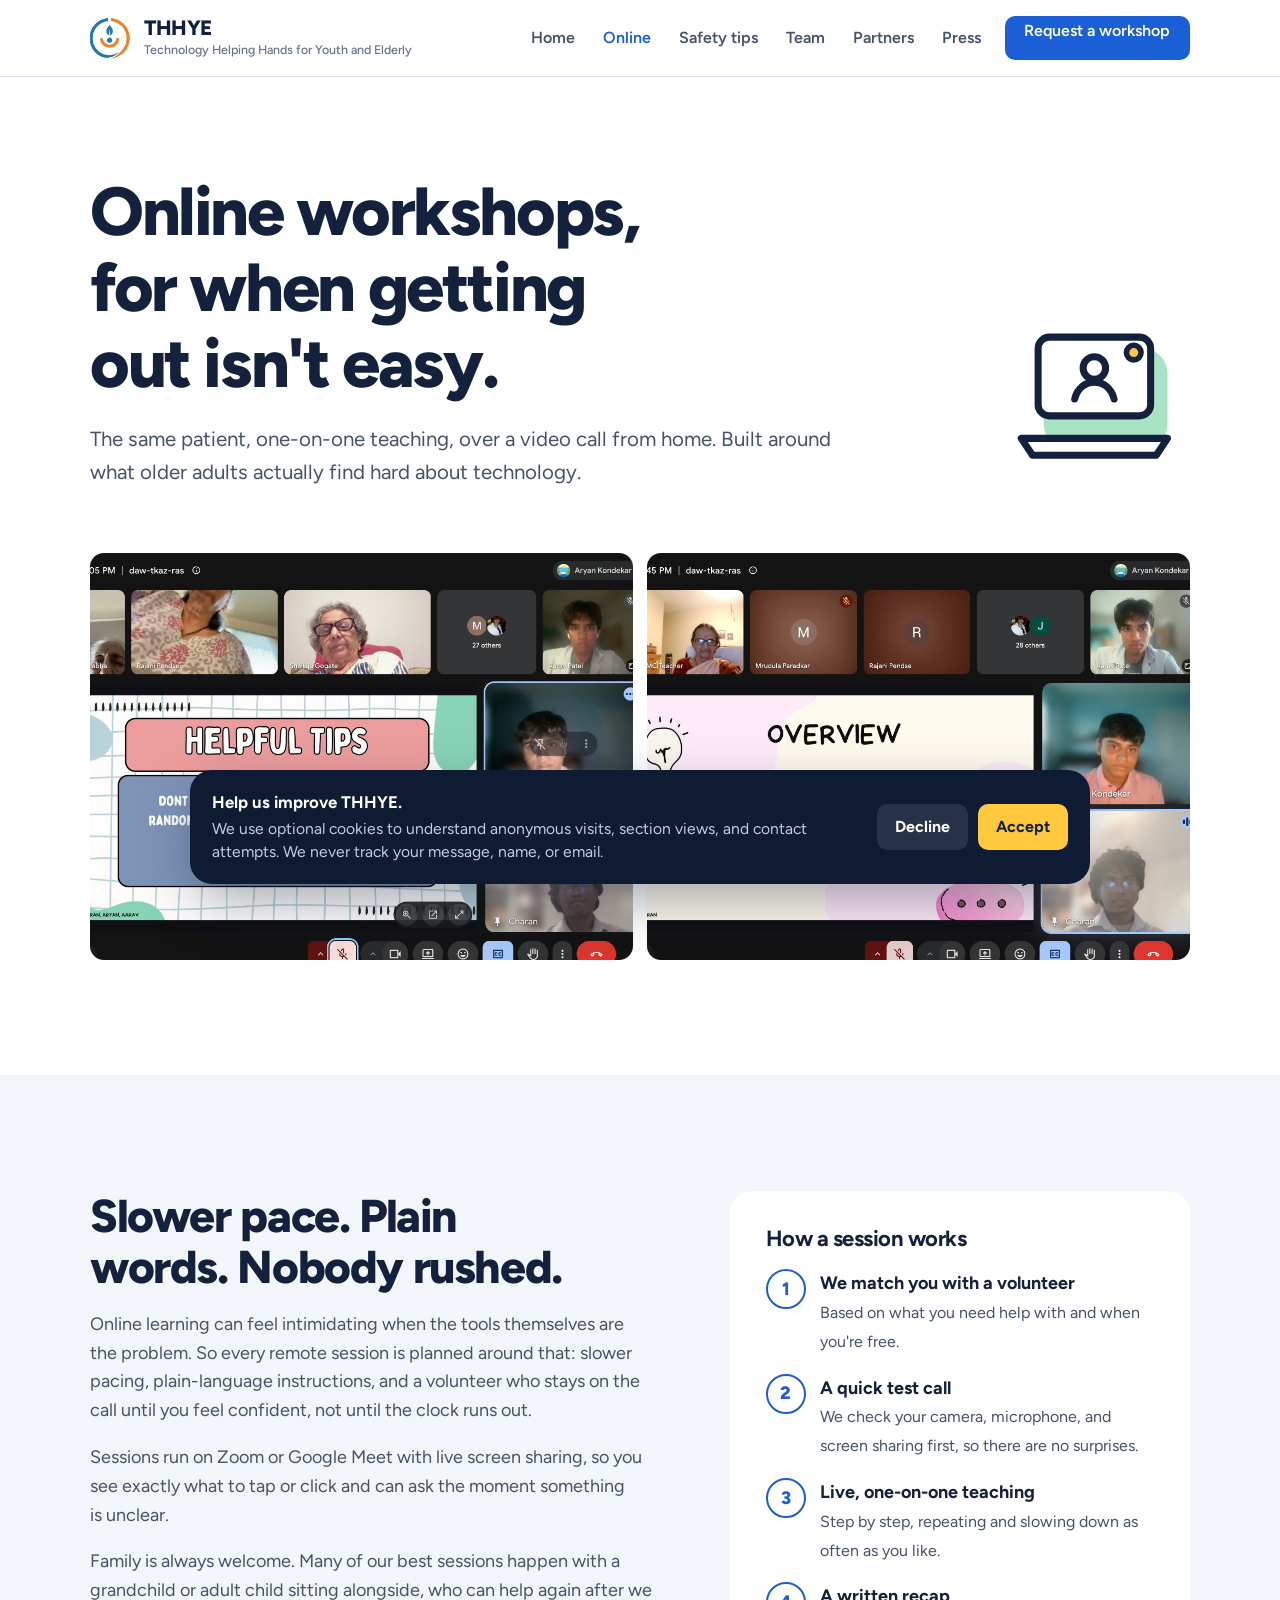
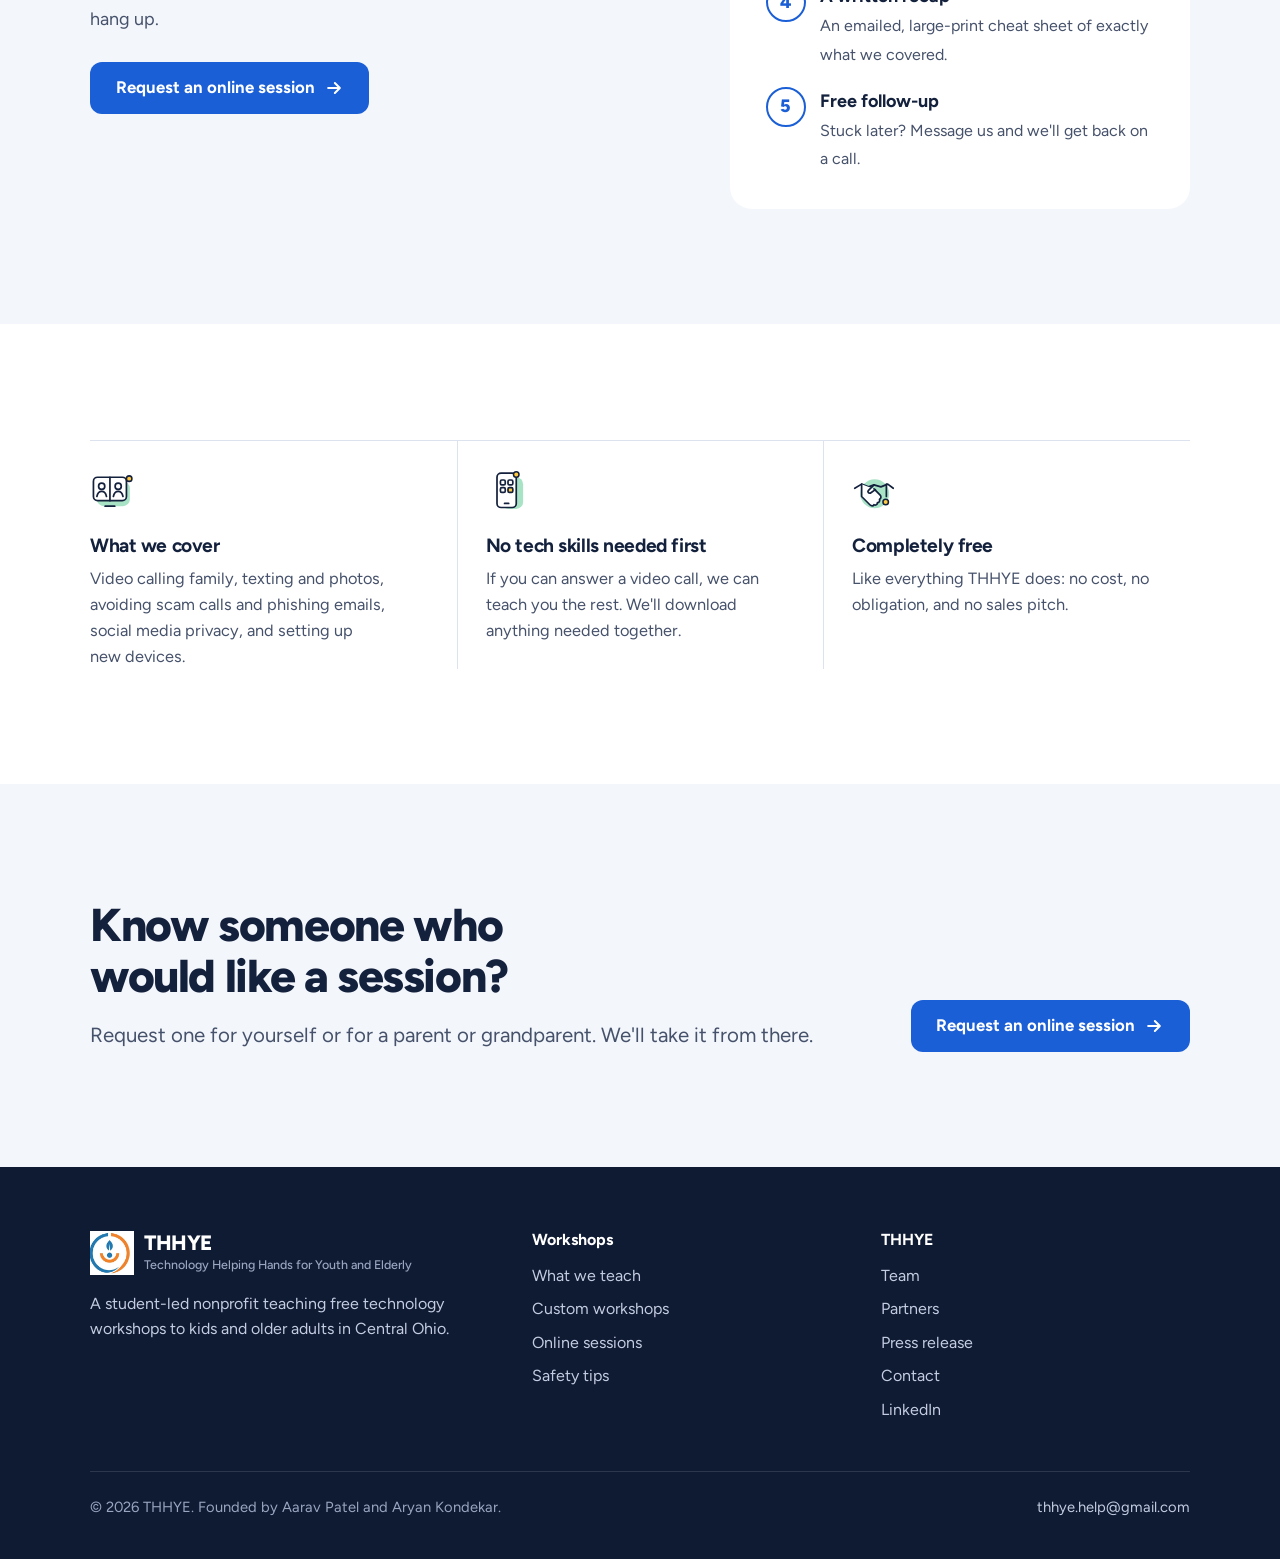
<file: online-workshops.html>
<!DOCTYPE html>
<html lang="en">
<head>
  <meta charset="UTF-8" />
  <meta name="viewport" content="width=device-width, initial-scale=1.0" />
  <meta name="google-site-verification" content="bQFy29v1kpwie2ey02_w78tLdiopfmHFIGMxXj0n1kg" />
  <title>Online Tech Workshops for Seniors — THHYE</title>
  <meta name="description" content="Free one-on-one online technology workshops for seniors over Zoom or Google Meet — patient, step-by-step help with video calling, scams, and more, wherever you are." />
  <meta name="robots" content="index, follow" />
  <link rel="canonical" href="https://thhye.org/online-workshops.html" />
  <link rel="icon" type="image/png" href="THHYELogo.png" />
  <link rel="apple-touch-icon" href="THHYELogo.png" />

  <meta property="og:type" content="website" />
  <meta property="og:site_name" content="THHYE" />
  <meta property="og:title" content="Online Tech Workshops for Seniors — THHYE" />
  <meta property="og:description" content="Free one-on-one online technology workshops for seniors over Zoom or Google Meet — patient, step-by-step help, wherever you are." />
  <meta property="og:url" content="https://thhye.org/online-workshops.html" />
  <meta property="og:image" content="https://thhye.org/assets/online-workshop-1.png" />

  <meta name="twitter:card" content="summary_large_image" />
  <meta name="twitter:title" content="Online Tech Workshops for Seniors — THHYE" />
  <meta name="twitter:description" content="Free one-on-one online technology workshops for seniors over Zoom or Google Meet — patient, step-by-step help, wherever you are." />
  <meta name="twitter:image" content="https://thhye.org/assets/online-workshop-1.png" />
  <link rel="preconnect" href="https://fonts.googleapis.com" />
  <link rel="preconnect" href="https://fonts.gstatic.com" crossorigin />
  <link href="https://fonts.googleapis.com/css2?family=Figtree:wght@400;500;600;700;800&display=swap" rel="stylesheet" />
  <link rel="stylesheet" href="site.css?v=4" />

  <!-- Google Analytics (gtag.js) -->
  <script async src="https://www.googletagmanager.com/gtag/js?id=G-8VFDZ53EEH"></script>
  <script>
    window.dataLayer = window.dataLayer || [];
    function gtag(){ dataLayer.push(arguments); }
    gtag('js', new Date());
    gtag('consent', 'default', {
      analytics_storage: localStorage.getItem('thhye_cookie_consent') === 'accepted' ? 'granted' : 'denied'
    });
    gtag('config', 'G-8VFDZ53EEH', { anonymize_ip: true });
  </script>
</head>
<body>
<!--
THESIS: A clean, photo-led nonprofit site that shows real students teaching real rooms; it refuses emoji/icon-tile cards and stock "AI" polish.
OWN-WORLD: White and mist-blue pages, deep navy ink, one confident blue, sunflower yellow for highlights, green for the seniors program. Figtree throughout. Custom 64px icons: ink outline, soft offset base shape, one yellow accent.
STORY: Visitors see students teaching kids and older adults for free, learn every workshop is built for its group, and request one or join a session.
FIRST VIEWPORT: Left: headline with a hand-drawn yellow highlight, short lede, "Request a free workshop" + "See what we teach", three proof checks. Right: TACO AI workshop photo with the CMM seniors photo overlapping, and a handwritten-style note.
FORM: Canon (category standard, user-chosen); craft bar Code.org and Khan Academy. Seed fecce3bb.
FINISH: unreviewed and undocumented is unfinished; this build ends with the finish review, the verdict, and DESIGN.md
-->
<svg xmlns="http://www.w3.org/2000/svg" width="0" height="0" style="position:absolute;overflow:hidden" aria-hidden="true">
  <!--
    THHYE icon set. One grammar for every icon:
    - 64x64 grid, ink outline 2.5px, round caps and joins
    - one soft base shape (var(--ic-soft)) set slightly off-center behind the object
    - one small accent (var(--ic-accent))
    Color comes from the wrapper: color = ink, --ic-soft, --ic-accent.
  -->

  <!-- AI basics: friendly robot head, like the one on our workshop slides -->
  <symbol id="i-ai" viewBox="0 0 64 64">
    <circle cx="35" cy="37" r="22" fill="var(--ic-soft)"/>
    <g fill="none" stroke="currentColor" stroke-width="2.5" stroke-linecap="round" stroke-linejoin="round">
      <rect x="15" y="22" width="34" height="26" rx="9" fill="#fff"/>
      <path d="M32 22v-8"/>
      <path d="M11 32v8M53 32v8"/>
      <path d="M26 40q6 4 12 0"/>
    </g>
    <circle cx="32" cy="12" r="3.5" fill="var(--ic-accent)" stroke="currentColor" stroke-width="2.5"/>
    <circle cx="25.5" cy="32" r="2.6" fill="currentColor"/>
    <circle cx="38.5" cy="32" r="2.6" fill="currentColor"/>
  </symbol>

  <!-- Using AI responsibly: magnifier checking an answer -->
  <symbol id="i-factcheck" viewBox="0 0 64 64">
    <rect x="16" y="10" width="38" height="44" rx="8" fill="var(--ic-soft)"/>
    <g fill="none" stroke="currentColor" stroke-width="2.5" stroke-linecap="round" stroke-linejoin="round">
      <rect x="10" y="8" width="32" height="40" rx="5" fill="#fff"/>
      <path d="M17 18h18M17 25h14M17 32h9"/>
      <circle cx="38" cy="38" r="9" fill="#fff"/>
      <path d="M44.5 44.5l8 8"/>
      <path d="M34 38l3 3 5-6"/>
    </g>
    <circle cx="52.5" cy="52.5" r="3" fill="var(--ic-accent)"/>
  </symbol>

  <!-- Making games with AI: controller -->
  <symbol id="i-game" viewBox="0 0 64 64">
    <ellipse cx="34" cy="38" rx="25" ry="17" fill="var(--ic-soft)"/>
    <g fill="none" stroke="currentColor" stroke-width="2.5" stroke-linecap="round" stroke-linejoin="round">
      <path d="M18 22h28c6 0 9 5 10 12l1.5 9c.8 5-5 8-8.5 4l-5-6H20l-5 6c-3.5 4-9.3 1-8.5-4L8 34c1-7 4-12 10-12z" fill="#fff"/>
      <path d="M20 29v8M16 33h8"/>
    </g>
    <circle cx="42" cy="30" r="2.8" fill="var(--ic-accent)" stroke="currentColor" stroke-width="2"/>
    <circle cx="47" cy="35.5" r="2.8" fill="currentColor"/>
  </symbol>

  <!-- Digital citizenship: two speech bubbles, one kind reply -->
  <symbol id="i-citizen" viewBox="0 0 64 64">
    <rect x="12" y="16" width="44" height="36" rx="12" fill="var(--ic-soft)"/>
    <g fill="none" stroke="currentColor" stroke-width="2.5" stroke-linecap="round" stroke-linejoin="round">
      <path d="M8 12h28a5 5 0 0 1 5 5v12a5 5 0 0 1-5 5H19l-7 6v-6H8a5 5 0 0 1-5-5V17a5 5 0 0 1 5-5z" fill="#fff"/>
      <path d="M56 28H34a5 5 0 0 0-5 5v10a5 5 0 0 0 5 5h12l6 5v-5h4a5 5 0 0 0 5-5V33a5 5 0 0 0-5-5z" fill="#fff"/>
      <path d="M12 21h18M12 26h11"/>
    </g>
    <path d="M45 44.5c-3-2.3-6-4.4-6-7.2 0-1.8 1.4-3.1 3-3.1 1.3 0 2.3.7 3 1.8.7-1.1 1.7-1.8 3-1.8 1.6 0 3 1.3 3 3.1 0 2.8-3 4.9-6 7.2z" fill="var(--ic-accent)" stroke="currentColor" stroke-width="2" stroke-linejoin="round"/>
  </symbol>

  <!-- Online safety: padlock -->
  <symbol id="i-lock" viewBox="0 0 64 64">
    <circle cx="34" cy="38" r="21" fill="var(--ic-soft)"/>
    <g fill="none" stroke="currentColor" stroke-width="2.5" stroke-linecap="round" stroke-linejoin="round">
      <path d="M21 28v-7a11 11 0 0 1 22 0v7"/>
      <rect x="14" y="28" width="36" height="26" rx="6" fill="#fff"/>
      <path d="M32 40v6"/>
    </g>
    <circle cx="32" cy="38" r="3.6" fill="var(--ic-accent)" stroke="currentColor" stroke-width="2.2"/>
  </symbol>

  <!-- Smartphone basics -->
  <symbol id="i-phone" viewBox="0 0 64 64">
    <rect x="22" y="12" width="32" height="46" rx="10" fill="var(--ic-soft)"/>
    <g fill="none" stroke="currentColor" stroke-width="2.5" stroke-linecap="round" stroke-linejoin="round">
      <rect x="16" y="6" width="28" height="50" rx="6" fill="#fff"/>
      <path d="M27 50h6"/>
      <rect x="21" y="16" width="7" height="7" rx="2"/>
      <rect x="32" y="16" width="7" height="7" rx="2"/>
      <rect x="21" y="27" width="7" height="7" rx="2"/>
    </g>
    <rect x="32" y="27" width="7" height="7" rx="2" fill="var(--ic-accent)" stroke="currentColor" stroke-width="2.5"/>
    <circle cx="44" cy="8" r="4" fill="var(--ic-accent)" stroke="currentColor" stroke-width="2.2"/>
  </symbol>

  <!-- Video calling: screen split between two people -->
  <symbol id="i-video" viewBox="0 0 64 64">
    <rect x="10" y="18" width="48" height="36" rx="10" fill="var(--ic-soft)"/>
    <g fill="none" stroke="currentColor" stroke-width="2.5" stroke-linecap="round" stroke-linejoin="round">
      <rect x="5" y="12" width="48" height="34" rx="6" fill="#fff"/>
      <path d="M29 12v34"/>
      <circle cx="17" cy="25" r="4.5"/>
      <path d="M10 40c1-5 4-7.5 7-7.5s6 2.5 7 7.5"/>
      <circle cx="41" cy="25" r="4.5"/>
      <path d="M34 40c1-5 4-7.5 7-7.5s6 2.5 7 7.5"/>
      <path d="M22 54h14"/>
    </g>
    <circle cx="57" cy="14" r="4" fill="var(--ic-accent)" stroke="currentColor" stroke-width="2.2"/>
  </symbol>

  <!-- Spotting scams: a message on a fishing hook -->
  <symbol id="i-scam" viewBox="0 0 64 64">
    <circle cx="30" cy="38" r="20" fill="var(--ic-soft)"/>
    <g fill="none" stroke="currentColor" stroke-width="2.5" stroke-linecap="round" stroke-linejoin="round">
      <path d="M44 4v26a8 8 0 0 1-16 0v-4"/>
      <path d="M28 26l-3 4"/>
      <rect x="8" y="34" width="34" height="22" rx="4" fill="#fff"/>
      <path d="M8 37l17 11 17-11"/>
    </g>
    <path d="M51 34l6 10H45z" fill="var(--ic-accent)" stroke="currentColor" stroke-width="2.2" stroke-linejoin="round"/>
    <path d="M51 38v2.5" stroke="currentColor" stroke-width="2" stroke-linecap="round"/>
  </symbol>

  <!-- Social media: shared photo with a like -->
  <symbol id="i-social" viewBox="0 0 64 64">
    <rect x="14" y="14" width="42" height="42" rx="10" fill="var(--ic-soft)"/>
    <g fill="none" stroke="currentColor" stroke-width="2.5" stroke-linecap="round" stroke-linejoin="round">
      <rect x="7" y="8" width="40" height="40" rx="6" fill="#fff"/>
      <path d="M7 38l11-11 9 9 6-6 14 14"/>
      <circle cx="35" cy="19" r="4"/>
    </g>
    <path d="M50 58c-4.5-3.4-9-6.6-9-10.6 0-2.6 2-4.6 4.5-4.6 2 0 3.5 1 4.5 2.7 1-1.7 2.5-2.7 4.5-2.7 2.5 0 4.5 2 4.5 4.6 0 4-4.5 7.2-9 10.6z" fill="var(--ic-accent)" stroke="currentColor" stroke-width="2.2" stroke-linejoin="round"/>
  </symbol>

  <!-- Online sessions: laptop with a live call -->
  <symbol id="i-laptop" viewBox="0 0 64 64">
    <rect x="12" y="14" width="44" height="36" rx="9" fill="var(--ic-soft)"/>
    <g fill="none" stroke="currentColor" stroke-width="2.5" stroke-linecap="round" stroke-linejoin="round">
      <rect x="10" y="10" width="40" height="28" rx="4" fill="#fff"/>
      <path d="M4 46h52l-4 6H8z" fill="#fff"/>
      <circle cx="30" cy="21" r="4"/>
      <path d="M23 32c1-4 4-6 7-6s6 2 7 6"/>
    </g>
    <circle cx="44" cy="15.5" r="2.6" fill="var(--ic-accent)" stroke="currentColor" stroke-width="2"/>
  </symbol>

  <!-- Library: stack of books -->
  <symbol id="i-library" viewBox="0 0 64 64">
    <rect x="12" y="18" width="44" height="38" rx="10" fill="var(--ic-soft)"/>
    <g fill="none" stroke="currentColor" stroke-width="2.5" stroke-linecap="round" stroke-linejoin="round">
      <rect x="8" y="44" width="44" height="10" rx="3" fill="#fff"/>
      <rect x="12" y="34" width="38" height="10" rx="3" fill="#fff"/>
      <path d="M18 34l4-22 10 2-4 20" fill="#fff"/>
      <path d="M44 44v10M18 44v10"/>
    </g>
    <rect x="34" y="14" width="9" height="20" rx="2" fill="var(--ic-accent)" stroke="currentColor" stroke-width="2.5"/>
  </symbol>

  <!-- A group of people -->
  <symbol id="i-group" viewBox="0 0 64 64">
    <ellipse cx="34" cy="40" rx="25" ry="18" fill="var(--ic-soft)"/>
    <g fill="none" stroke="currentColor" stroke-width="2.5" stroke-linecap="round" stroke-linejoin="round">
      <circle cx="16" cy="24" r="5.5" fill="#fff"/>
      <path d="M5 46c1-8 5-12 11-12s8 3 9 6" fill="#fff"/>
      <circle cx="48" cy="24" r="5.5" fill="#fff"/>
      <path d="M59 46c-1-8-5-12-11-12s-8 3-9 6" fill="#fff"/>
      <circle cx="32" cy="22" r="7" fill="#fff"/>
      <path d="M18 54c1-10 6-16 14-16s13 6 14 16z" fill="var(--ic-accent)"/>
    </g>
  </symbol>

  <!-- Planning a custom workshop: clipboard checklist -->
  <symbol id="i-plan" viewBox="0 0 64 64">
    <rect x="16" y="14" width="40" height="44" rx="10" fill="var(--ic-soft)"/>
    <g fill="none" stroke="currentColor" stroke-width="2.5" stroke-linecap="round" stroke-linejoin="round">
      <rect x="10" y="10" width="36" height="46" rx="5" fill="#fff"/>
      <path d="M17 24l3 3 5-5M17 36l3 3 5-5"/>
      <path d="M30 25h9M30 37h9M17 48h22"/>
    </g>
    <rect x="20" y="5" width="16" height="9" rx="3" fill="var(--ic-accent)" stroke="currentColor" stroke-width="2.5"/>
  </symbol>

  <!-- Teaching: a presenter at a slide -->
  <symbol id="i-teach" viewBox="0 0 64 64">
    <rect x="10" y="12" width="46" height="34" rx="9" fill="var(--ic-soft)"/>
    <g fill="none" stroke="currentColor" stroke-width="2.5" stroke-linecap="round" stroke-linejoin="round">
      <rect x="18" y="6" width="40" height="28" rx="4" fill="#fff"/>
      <path d="M25 15h18M25 22h12"/>
      <circle cx="12" cy="30" r="5" fill="#fff"/>
      <path d="M3 58c0-11 4-18 9-18 3 0 5 2 7 5l9-7"/>
      <path d="M12 58V48"/>
    </g>
    <circle cx="46" cy="22" r="3.4" fill="var(--ic-accent)" stroke="currentColor" stroke-width="2.2"/>
  </symbol>

  <!-- Hand-off / partners: two hands meeting -->
  <symbol id="i-partner" viewBox="0 0 64 64">
    <circle cx="33" cy="36" r="21" fill="var(--ic-soft)"/>
    <g fill="none" stroke="currentColor" stroke-width="2.5" stroke-linecap="round" stroke-linejoin="round">
      <path d="M4 28l10-6 10 4 8-3 10 3 10-4 8 6"/>
      <path d="M14 22v18l12 12c2 2 5 2 6 0 2 1 5 0 5-3 2 0 4-2 3-5 2-1 3-4 1-6l-9-9" fill="#fff"/>
      <path d="M50 22v18M32 23l-8 8c-2 2 0 5 3 4l7-5"/>
    </g>
    <circle cx="49" cy="48" r="4" fill="var(--ic-accent)" stroke="currentColor" stroke-width="2.2"/>
  </symbol>

  <!-- Safety habits -->
  <symbol id="i-hangup" viewBox="0 0 64 64">
    <circle cx="34" cy="36" r="21" fill="var(--ic-soft)"/>
    <path d="M14 10l7 0 4 11-5 4c3 7 8 12 15 15l4-5 11 4v7c0 3-2 5-5 5C26 51 9 34 9 15c0-3 2-5 5-5z" fill="#fff" stroke="currentColor" stroke-width="2.5" stroke-linejoin="round"/>
    <path d="M40 10h14v14" fill="none" stroke="currentColor" stroke-width="2.5" stroke-linecap="round" stroke-linejoin="round"/>
    <path d="M54 10L40 24" stroke="currentColor" stroke-width="2.5" stroke-linecap="round"/>
    <circle cx="54" cy="10" r="3.5" fill="var(--ic-accent)" stroke="currentColor" stroke-width="2"/>
  </symbol>

  <symbol id="i-link" viewBox="0 0 64 64">
    <circle cx="33" cy="35" r="21" fill="var(--ic-soft)"/>
    <g fill="none" stroke="currentColor" stroke-width="2.5" stroke-linecap="round" stroke-linejoin="round">
      <path d="M28 36l-6 6a7 7 0 0 1-10-10l8-8a7 7 0 0 1 10 0" fill="#fff"/>
      <path d="M36 28l6-6a7 7 0 0 1 10 10l-8 8a7 7 0 0 1-10 0" fill="#fff"/>
      <path d="M8 56l48-48"/>
    </g>
    <circle cx="56" cy="8" r="3.5" fill="var(--ic-accent)" stroke="currentColor" stroke-width="2"/>
  </symbol>

  <symbol id="i-key" viewBox="0 0 64 64">
    <circle cx="34" cy="36" r="21" fill="var(--ic-soft)"/>
    <g fill="none" stroke="currentColor" stroke-width="2.5" stroke-linecap="round" stroke-linejoin="round">
      <circle cx="20" cy="24" r="12" fill="#fff"/>
      <path d="M29 32l24 24M44 47l5-5M50 53l5-5"/>
    </g>
    <circle cx="17" cy="21" r="3.5" fill="var(--ic-accent)" stroke="currentColor" stroke-width="2"/>
  </symbol>

  <symbol id="i-giftcard" viewBox="0 0 64 64">
    <rect x="12" y="18" width="46" height="34" rx="9" fill="var(--ic-soft)"/>
    <g fill="none" stroke="currentColor" stroke-width="2.5" stroke-linecap="round" stroke-linejoin="round">
      <rect x="6" y="14" width="44" height="30" rx="5" fill="#fff"/>
      <path d="M22 14v30M6 26h44"/>
      <path d="M22 26c-6-8-12-4-8 0M22 26c6-8 12-4 8 0"/>
    </g>
    <circle cx="48" cy="46" r="10" fill="var(--ic-accent)" stroke="currentColor" stroke-width="2.5"/>
    <path d="M44 42l8 8M52 42l-8 8" stroke="currentColor" stroke-width="2.5" stroke-linecap="round"/>
  </symbol>

  <symbol id="i-ask" viewBox="0 0 64 64">
    <ellipse cx="34" cy="40" rx="24" ry="18" fill="var(--ic-soft)"/>
    <g fill="none" stroke="currentColor" stroke-width="2.5" stroke-linecap="round" stroke-linejoin="round">
      <circle cx="18" cy="30" r="6" fill="#fff"/>
      <path d="M6 56c1-9 5-14 12-14s11 5 12 14"/>
      <circle cx="46" cy="30" r="6" fill="#fff"/>
      <path d="M34 56c1-9 5-14 12-14s11 5 12 14"/>
      <path d="M26 6h16a4 4 0 0 1 4 4v6a4 4 0 0 1-4 4h-6l-4 4v-4h-6a4 4 0 0 1-4-4v-6a4 4 0 0 1 4-4z" fill="var(--ic-accent)"/>
    </g>
    <path d="M31 11.5a3 3 0 1 1 3.5 3c-.5.2-.5.6-.5 1" fill="none" stroke="currentColor" stroke-width="2" stroke-linecap="round"/>
  </symbol>

  <!-- Contact -->
  <symbol id="i-mail" viewBox="0 0 64 64">
    <rect x="12" y="18" width="46" height="36" rx="9" fill="var(--ic-soft)"/>
    <g fill="none" stroke="currentColor" stroke-width="2.5" stroke-linecap="round" stroke-linejoin="round">
      <rect x="6" y="14" width="46" height="32" rx="5" fill="#fff"/>
      <path d="M6 18l23 16 23-16"/>
    </g>
    <circle cx="50" cy="14" r="5" fill="var(--ic-accent)" stroke="currentColor" stroke-width="2.2"/>
  </symbol>

  <symbol id="i-pin" viewBox="0 0 64 64">
    <ellipse cx="34" cy="52" rx="20" ry="7" fill="var(--ic-soft)"/>
    <path d="M30 56C19 44 13 34 13 25a17 17 0 0 1 34 0c0 9-6 19-17 31z" fill="#fff" stroke="currentColor" stroke-width="2.5" stroke-linejoin="round"/>
    <circle cx="30" cy="25" r="6" fill="var(--ic-accent)" stroke="currentColor" stroke-width="2.5"/>
  </symbol>

  <symbol id="i-calendar" viewBox="0 0 64 64">
    <rect x="14" y="16" width="44" height="40" rx="9" fill="var(--ic-soft)"/>
    <g fill="none" stroke="currentColor" stroke-width="2.5" stroke-linecap="round" stroke-linejoin="round">
      <rect x="7" y="12" width="44" height="40" rx="5" fill="#fff"/>
      <path d="M7 22h44M18 7v9M40 7v9"/>
      <path d="M15 31h5M27 31h5M15 41h5"/>
    </g>
    <rect x="37" y="37" width="8" height="8" rx="2" fill="var(--ic-accent)" stroke="currentColor" stroke-width="2.2"/>
  </symbol>

  <!-- Small UI marks -->
  <symbol id="i-arrow" viewBox="0 0 24 24">
    <path d="M5 12h13M13 6l6 6-6 6" fill="none" stroke="currentColor" stroke-width="2.4" stroke-linecap="round" stroke-linejoin="round"/>
  </symbol>
  <symbol id="i-external" viewBox="0 0 24 24">
    <path d="M14 5h5v5M19 5l-8 8M17 14v4a1 1 0 0 1-1 1H6a1 1 0 0 1-1-1V8a1 1 0 0 1 1-1h4" fill="none" stroke="currentColor" stroke-width="2.2" stroke-linecap="round" stroke-linejoin="round"/>
  </symbol>
  <symbol id="i-check" viewBox="0 0 24 24">
    <path d="M5 12.5l4.5 4.5L19 7.5" fill="none" stroke="currentColor" stroke-width="2.6" stroke-linecap="round" stroke-linejoin="round"/>
  </symbol>
  <symbol id="i-whatsapp" viewBox="0 0 32 32">
    <path fill="currentColor" d="M16.004 0C7.164 0 0 7.163 0 16c0 2.822.738 5.556 2.14 7.965L.052 32l8.24-2.163A15.9 15.9 0 0 0 16.004 32C24.84 32 32 24.837 32 16S24.84 0 16.004 0zm0 29.27a13.24 13.24 0 0 1-6.75-1.847l-.484-.288-4.892 1.284 1.307-4.77-.315-.49A13.24 13.24 0 0 1 2.73 16C2.73 8.66 8.664 2.73 16.004 2.73 23.34 2.73 29.27 8.66 29.27 16s-5.93 13.27-13.266 13.27zm7.27-9.94c-.398-.2-2.354-1.163-2.72-1.296-.365-.133-.63-.2-.897.2-.265.398-1.03 1.296-1.263 1.562-.232.266-.464.3-.862.1-.398-.2-1.68-.62-3.2-1.976-1.183-1.056-1.982-2.36-2.214-2.76-.232-.398-.025-.613.175-.812.18-.18.398-.464.597-.696.2-.232.265-.398.398-.663.133-.266.066-.498-.033-.696-.1-.2-.897-2.164-1.23-2.963-.324-.78-.653-.675-.897-.688l-.764-.013c-.265 0-.696.1-1.06.498-.365.398-1.395 1.363-1.395 3.326s1.428 3.86 1.627 4.127c.2.266 2.81 4.29 6.81 6.017.951.41 1.694.655 2.273.838.955.304 1.824.261 2.51.158.766-.114 2.354-.962 2.686-1.892.332-.93.332-1.727.232-1.892-.1-.166-.365-.266-.763-.465z"/>
  </symbol>
  <symbol id="i-linkedin" viewBox="0 0 24 24">
    <path fill="currentColor" d="M20.45 20.45h-3.55v-5.57c0-1.33-.03-3.04-1.86-3.04-1.85 0-2.13 1.45-2.13 2.94v5.67H9.35V9h3.41v1.56h.05c.48-.9 1.64-1.85 3.37-1.85 3.6 0 4.27 2.37 4.27 5.46v6.28zM5.34 7.43a2.06 2.06 0 1 1 0-4.13 2.06 2.06 0 0 1 0 4.13zM7.12 20.45H3.56V9h3.56v11.45zM22.22 0H1.77C.79 0 0 .77 0 1.73v20.54C0 23.23.79 24 1.77 24h20.45c.98 0 1.78-.77 1.78-1.73V1.73C24 .77 23.2 0 22.22 0z"/>
  </symbol>
</svg>

  <header class="site-header">
    <div class="wrap">
      <a class="brand" href="index.html">
        <img src="assets/thhye-mark.png" alt="" />
        <span><strong>THHYE</strong><small>Technology Helping Hands for Youth and Elderly</small></span>
      </a>
      <button class="menu-btn" type="button" aria-expanded="false" aria-controls="nav"><span></span>Menu</button>
      <ul class="nav" id="nav">
        <li><a href="index.html">Home</a></li><li><a href="online-workshops.html" aria-current="page">Online</a></li><li><a href="safety-resources.html">Safety tips</a></li><li><a href="team.html">Team</a></li><li><a href="partnerships.html">Partners</a></li><li><a href="press.html">Press</a></li>
        <li><a class="btn btn-primary" href="contact.html">Request a workshop</a></li>
      </ul>
    </div>
  </header>

  <main>

    <section class="page-head with-art">
      <div class="wrap">
        <div>
          <h1>Online workshops, for when getting out isn't easy.</h1>
          <p class="lede">The same patient, one-on-one teaching, over a video call from home. Built around what older adults actually find hard about technology.</p>
        </div>
        <svg class="icon head-art green" aria-hidden="true"><use href="#i-laptop"/></svg>
      </div>
    </section>

    <section class="section" style="padding-top:0">
      <div class="wrap">
        <div class="photo-row even">
          <img src="assets/online-workshop-1.png" alt="THHYE volunteers presenting internet safety tips to seniors over Google Meet" />
          <img src="assets/online-workshop-2.png" alt="Seniors and THHYE volunteers together on a Google Meet call" loading="lazy" />
        </div>
      </div>
    </section>

    <section class="section tint">
      <div class="wrap split">
        <div class="prose">
          <h2>Slower pace. Plain words. Nobody rushed.</h2>
          <p>Online learning can feel intimidating when the tools themselves are the problem. So every remote session is planned around that: slower pacing, plain-language instructions, and a volunteer who stays on the call until you feel confident, not until the clock runs out.</p>
          <p>Sessions run on Zoom or Google Meet with live screen sharing, so you see exactly what to tap or click and can ask the moment something is unclear.</p>
          <p>Family is always welcome. Many of our best sessions happen with a grandchild or adult child sitting alongside, who can help again after we hang up.</p>
          <p style="margin-top:28px"><a class="btn btn-primary" href="contact.html">Request an online session <svg class="ui" aria-hidden="true"><use href="#i-arrow"/></svg></a></p>
        </div>
        <div class="panel" style="background:#fff">
          <h3>How a session works</h3>
          <ol class="numbered">
            <li><div><strong>We match you with a volunteer</strong><span>Based on what you need help with and when you're free.</span></div></li>
            <li><div><strong>A quick test call</strong><span>We check your camera, microphone, and screen sharing first, so there are no surprises.</span></div></li>
            <li><div><strong>Live, one-on-one teaching</strong><span>Step by step, repeating and slowing down as often as you like.</span></div></li>
            <li><div><strong>A written recap</strong><span>An emailed, large-print cheat sheet of exactly what we covered.</span></div></li>
            <li><div><strong>Free follow-up</strong><span>Stuck later? Message us and we'll get back on a call.</span></div></li>
          </ol>
        </div>
      </div>
    </section>

    <section class="section">
      <div class="wrap">
        <ul class="facts">
          <li><svg class="icon sm green" aria-hidden="true"><use href="#i-video"/></svg><h3 style="margin-top:14px">What we cover</h3><p>Video calling family, texting and photos, avoiding scam calls and phishing emails, social media privacy, and setting up new devices.</p></li>
          <li><svg class="icon sm green" aria-hidden="true"><use href="#i-phone"/></svg><h3 style="margin-top:14px">No tech skills needed first</h3><p>If you can answer a video call, we can teach you the rest. We'll download anything needed together.</p></li>
          <li><svg class="icon sm green" aria-hidden="true"><use href="#i-partner"/></svg><h3 style="margin-top:14px">Completely free</h3><p>Like everything THHYE does: no cost, no obligation, and no sales pitch.</p></li>
        </ul>
      </div>
    </section>

    <section class="section tint closing">
      <div class="wrap">
        <div>
          <h2>Know someone who would like a session?</h2>
          <p class="lede">Request one for yourself or for a parent or grandparent. We'll take it from there.</p>
        </div>
        <div class="actions">
          <a class="btn btn-primary" href="contact.html">Request an online session <svg class="ui" aria-hidden="true"><use href="#i-arrow"/></svg></a>
        </div>
      </div>
    </section>
  </main>

  <footer class="site-footer">
    <div class="wrap">
      <div class="top">
        <div>
          <a class="brand" href="index.html">
            <img src="assets/thhye-mark.png" alt="" />
            <span><strong>THHYE</strong><small>Technology Helping Hands for Youth and Elderly</small></span>
          </a>
          <p>A student-led nonprofit teaching free technology workshops to kids and older adults in Central Ohio.</p>
        </div>
        <div>
          <h4>Workshops</h4>
          <ul>
            <li><a href="index.html#programs">What we teach</a></li>
            <li><a href="index.html#custom">Custom workshops</a></li>
            <li><a href="online-workshops.html">Online sessions</a></li>
            <li><a href="safety-resources.html">Safety tips</a></li>
          </ul>
        </div>
        <div>
          <h4>THHYE</h4>
          <ul>
            <li><a href="team.html">Team</a></li>
            <li><a href="partnerships.html">Partners</a></li>
            <li><a href="press.html">Press release</a></li>
            <li><a href="contact.html">Contact</a></li>
            <li><a href="https://www.linkedin.com/company/thhye-technology-helping-hands-for-youth-and-elderly/" target="_blank" rel="noopener noreferrer">LinkedIn</a></li>
          </ul>
        </div>
      </div>
      <div class="bottom">
        <span>© 2026 THHYE. Founded by Aarav Patel and Aryan Kondekar.</span>
        <a href="mailto:thhye.help@gmail.com">thhye.help@gmail.com</a>
      </div>
    </div>
  </footer>
  <div class="cookie-banner" id="cookie-banner" role="dialog" aria-live="polite" aria-label="Cookie consent">
    <div class="cookie-copy">
      <strong>Help us improve THHYE.</strong>
      We use optional cookies to understand anonymous visits, section views, and contact attempts. We never track your message, name, or email.
    </div>
    <div class="cookie-actions">
      <button class="cookie-btn decline" type="button" onclick="setCookieConsent(false)">Decline</button>
      <button class="cookie-btn accept" type="button" onclick="setCookieConsent(true)">Accept</button>
    </div>
  </div>
  <script src="common.js"></script>
  <script src="site.js"></script>
</body>
</html>
</file>
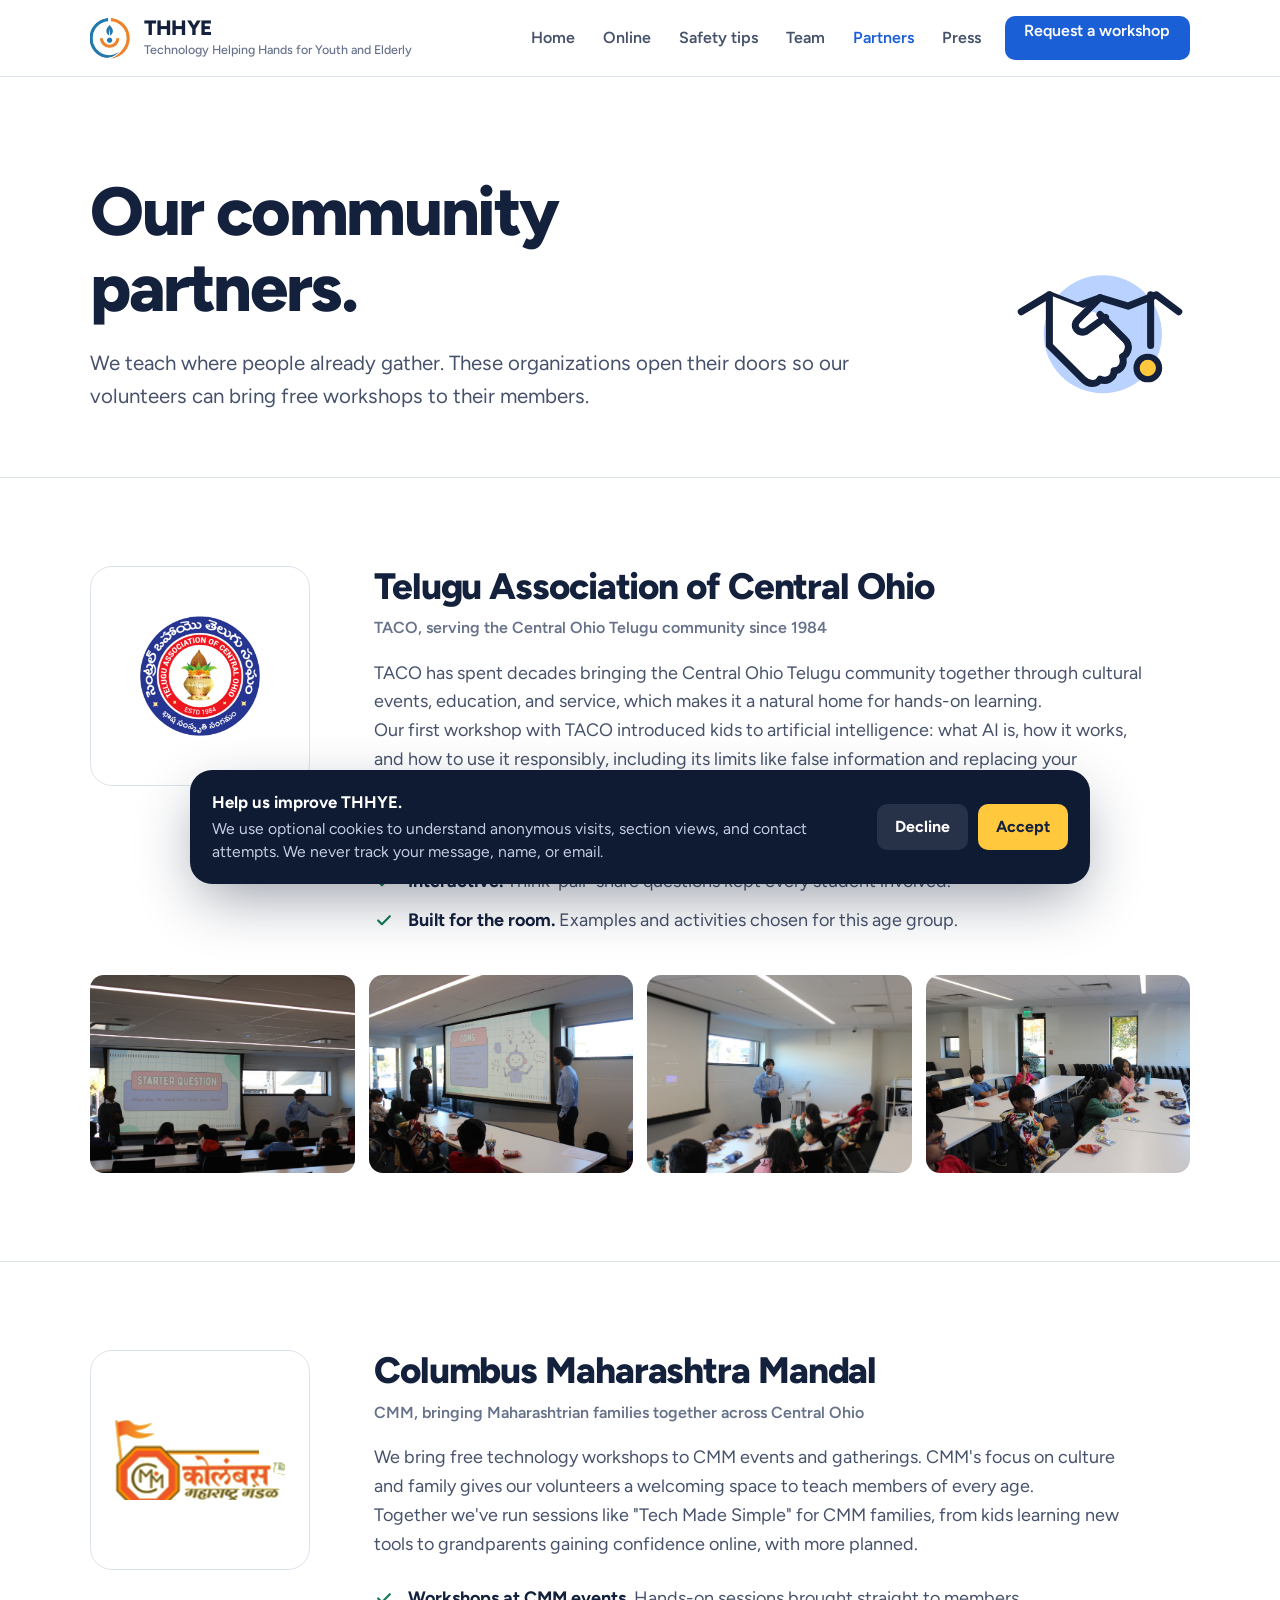
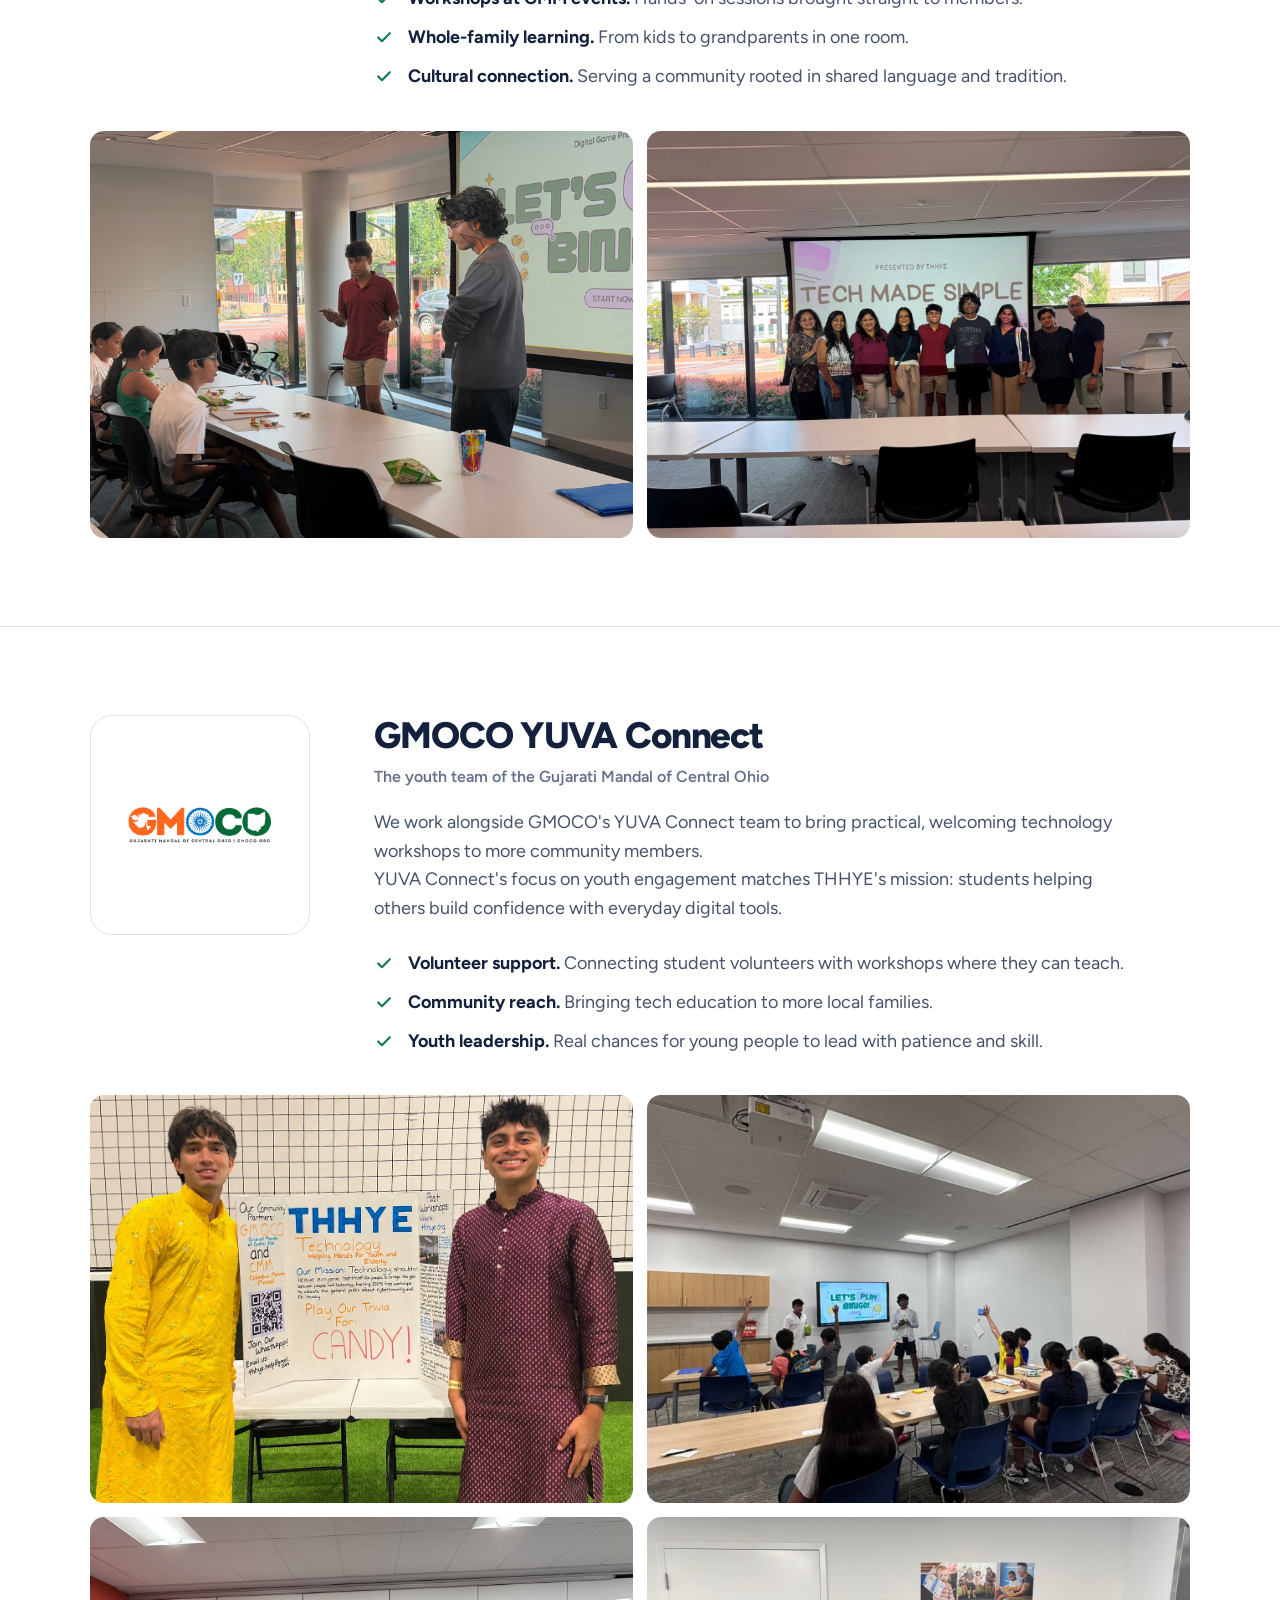
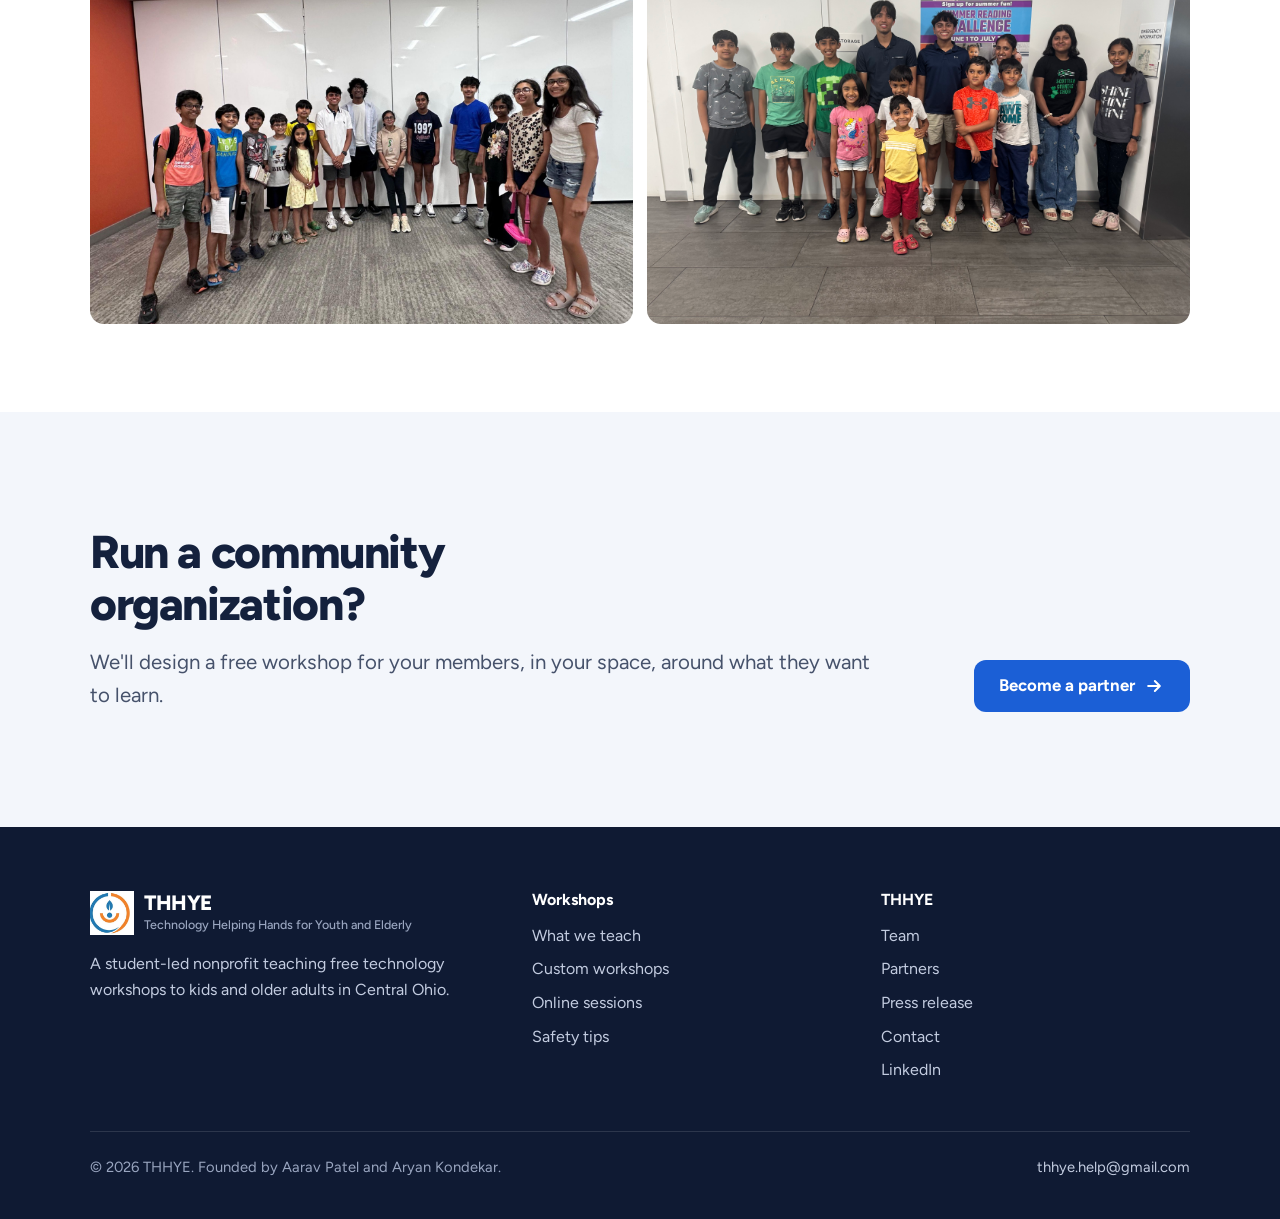
<file: partnerships.html>
<!DOCTYPE html>
<html lang="en">
<head>
  <meta charset="UTF-8" />
  <meta name="viewport" content="width=device-width, initial-scale=1.0" />
  <meta name="google-site-verification" content="bQFy29v1kpwie2ey02_w78tLdiopfmHFIGMxXj0n1kg" />
  <title>Partnerships — THHYE, GMOCO, CMM & TACO</title>
  <meta name="description" content="THHYE partners with GMOCO's YUVA Connect team, the Columbus Maharashtra Mandal, and the Telugu Association of Central Ohio to expand free technology education through youth-led community service in Central Ohio." />
  <meta name="robots" content="index, follow" />
  <link rel="canonical" href="https://thhye.org/partnerships.html" />
  <link rel="icon" type="image/png" href="THHYELogo.png" />
  <link rel="apple-touch-icon" href="THHYELogo.png" />

  <meta property="og:type" content="website" />
  <meta property="og:site_name" content="THHYE" />
  <meta property="og:title" content="Partnerships — THHYE, GMOCO, CMM & TACO" />
  <meta property="og:description" content="THHYE partners with GMOCO's YUVA Connect team, the Columbus Maharashtra Mandal, and the Telugu Association of Central Ohio to expand free technology education through youth-led community service." />
  <meta property="og:url" content="https://thhye.org/partnerships.html" />
  <meta property="og:image" content="https://thhye.org/assets/workshop-group.jpg" />

  <meta name="twitter:card" content="summary_large_image" />
  <meta name="twitter:title" content="Partnerships — THHYE, GMOCO, CMM & TACO" />
  <meta name="twitter:description" content="THHYE partners with GMOCO's YUVA Connect team, the Columbus Maharashtra Mandal, and the Telugu Association of Central Ohio to expand free technology education through youth-led community service." />
  <meta name="twitter:image" content="https://thhye.org/assets/workshop-group.jpg" />
  <link rel="preconnect" href="https://fonts.googleapis.com" />
  <link rel="preconnect" href="https://fonts.gstatic.com" crossorigin />
  <link href="https://fonts.googleapis.com/css2?family=Figtree:wght@400;500;600;700;800&display=swap" rel="stylesheet" />
  <link rel="stylesheet" href="site.css?v=4" />

  <!-- Google Analytics (gtag.js) -->
  <script async src="https://www.googletagmanager.com/gtag/js?id=G-8VFDZ53EEH"></script>
  <script>
    window.dataLayer = window.dataLayer || [];
    function gtag(){ dataLayer.push(arguments); }
    gtag('js', new Date());
    gtag('consent', 'default', {
      analytics_storage: localStorage.getItem('thhye_cookie_consent') === 'accepted' ? 'granted' : 'denied'
    });
    gtag('config', 'G-8VFDZ53EEH', { anonymize_ip: true });
  </script>
</head>
<body>
<!--
THESIS: A clean, photo-led nonprofit site that shows real students teaching real rooms; it refuses emoji/icon-tile cards and stock "AI" polish.
OWN-WORLD: White and mist-blue pages, deep navy ink, one confident blue, sunflower yellow for highlights, green for the seniors program. Figtree throughout. Custom 64px icons: ink outline, soft offset base shape, one yellow accent.
STORY: Visitors see students teaching kids and older adults for free, learn every workshop is built for its group, and request one or join a session.
FIRST VIEWPORT: Left: headline with a hand-drawn yellow highlight, short lede, "Request a free workshop" + "See what we teach", three proof checks. Right: TACO AI workshop photo with the CMM seniors photo overlapping, and a handwritten-style note.
FORM: Canon (category standard, user-chosen); craft bar Code.org and Khan Academy. Seed fecce3bb.
FINISH: unreviewed and undocumented is unfinished; this build ends with the finish review, the verdict, and DESIGN.md
-->
<svg xmlns="http://www.w3.org/2000/svg" width="0" height="0" style="position:absolute;overflow:hidden" aria-hidden="true">
  <!--
    THHYE icon set. One grammar for every icon:
    - 64x64 grid, ink outline 2.5px, round caps and joins
    - one soft base shape (var(--ic-soft)) set slightly off-center behind the object
    - one small accent (var(--ic-accent))
    Color comes from the wrapper: color = ink, --ic-soft, --ic-accent.
  -->

  <!-- AI basics: friendly robot head, like the one on our workshop slides -->
  <symbol id="i-ai" viewBox="0 0 64 64">
    <circle cx="35" cy="37" r="22" fill="var(--ic-soft)"/>
    <g fill="none" stroke="currentColor" stroke-width="2.5" stroke-linecap="round" stroke-linejoin="round">
      <rect x="15" y="22" width="34" height="26" rx="9" fill="#fff"/>
      <path d="M32 22v-8"/>
      <path d="M11 32v8M53 32v8"/>
      <path d="M26 40q6 4 12 0"/>
    </g>
    <circle cx="32" cy="12" r="3.5" fill="var(--ic-accent)" stroke="currentColor" stroke-width="2.5"/>
    <circle cx="25.5" cy="32" r="2.6" fill="currentColor"/>
    <circle cx="38.5" cy="32" r="2.6" fill="currentColor"/>
  </symbol>

  <!-- Using AI responsibly: magnifier checking an answer -->
  <symbol id="i-factcheck" viewBox="0 0 64 64">
    <rect x="16" y="10" width="38" height="44" rx="8" fill="var(--ic-soft)"/>
    <g fill="none" stroke="currentColor" stroke-width="2.5" stroke-linecap="round" stroke-linejoin="round">
      <rect x="10" y="8" width="32" height="40" rx="5" fill="#fff"/>
      <path d="M17 18h18M17 25h14M17 32h9"/>
      <circle cx="38" cy="38" r="9" fill="#fff"/>
      <path d="M44.5 44.5l8 8"/>
      <path d="M34 38l3 3 5-6"/>
    </g>
    <circle cx="52.5" cy="52.5" r="3" fill="var(--ic-accent)"/>
  </symbol>

  <!-- Making games with AI: controller -->
  <symbol id="i-game" viewBox="0 0 64 64">
    <ellipse cx="34" cy="38" rx="25" ry="17" fill="var(--ic-soft)"/>
    <g fill="none" stroke="currentColor" stroke-width="2.5" stroke-linecap="round" stroke-linejoin="round">
      <path d="M18 22h28c6 0 9 5 10 12l1.5 9c.8 5-5 8-8.5 4l-5-6H20l-5 6c-3.5 4-9.3 1-8.5-4L8 34c1-7 4-12 10-12z" fill="#fff"/>
      <path d="M20 29v8M16 33h8"/>
    </g>
    <circle cx="42" cy="30" r="2.8" fill="var(--ic-accent)" stroke="currentColor" stroke-width="2"/>
    <circle cx="47" cy="35.5" r="2.8" fill="currentColor"/>
  </symbol>

  <!-- Digital citizenship: two speech bubbles, one kind reply -->
  <symbol id="i-citizen" viewBox="0 0 64 64">
    <rect x="12" y="16" width="44" height="36" rx="12" fill="var(--ic-soft)"/>
    <g fill="none" stroke="currentColor" stroke-width="2.5" stroke-linecap="round" stroke-linejoin="round">
      <path d="M8 12h28a5 5 0 0 1 5 5v12a5 5 0 0 1-5 5H19l-7 6v-6H8a5 5 0 0 1-5-5V17a5 5 0 0 1 5-5z" fill="#fff"/>
      <path d="M56 28H34a5 5 0 0 0-5 5v10a5 5 0 0 0 5 5h12l6 5v-5h4a5 5 0 0 0 5-5V33a5 5 0 0 0-5-5z" fill="#fff"/>
      <path d="M12 21h18M12 26h11"/>
    </g>
    <path d="M45 44.5c-3-2.3-6-4.4-6-7.2 0-1.8 1.4-3.1 3-3.1 1.3 0 2.3.7 3 1.8.7-1.1 1.7-1.8 3-1.8 1.6 0 3 1.3 3 3.1 0 2.8-3 4.9-6 7.2z" fill="var(--ic-accent)" stroke="currentColor" stroke-width="2" stroke-linejoin="round"/>
  </symbol>

  <!-- Online safety: padlock -->
  <symbol id="i-lock" viewBox="0 0 64 64">
    <circle cx="34" cy="38" r="21" fill="var(--ic-soft)"/>
    <g fill="none" stroke="currentColor" stroke-width="2.5" stroke-linecap="round" stroke-linejoin="round">
      <path d="M21 28v-7a11 11 0 0 1 22 0v7"/>
      <rect x="14" y="28" width="36" height="26" rx="6" fill="#fff"/>
      <path d="M32 40v6"/>
    </g>
    <circle cx="32" cy="38" r="3.6" fill="var(--ic-accent)" stroke="currentColor" stroke-width="2.2"/>
  </symbol>

  <!-- Smartphone basics -->
  <symbol id="i-phone" viewBox="0 0 64 64">
    <rect x="22" y="12" width="32" height="46" rx="10" fill="var(--ic-soft)"/>
    <g fill="none" stroke="currentColor" stroke-width="2.5" stroke-linecap="round" stroke-linejoin="round">
      <rect x="16" y="6" width="28" height="50" rx="6" fill="#fff"/>
      <path d="M27 50h6"/>
      <rect x="21" y="16" width="7" height="7" rx="2"/>
      <rect x="32" y="16" width="7" height="7" rx="2"/>
      <rect x="21" y="27" width="7" height="7" rx="2"/>
    </g>
    <rect x="32" y="27" width="7" height="7" rx="2" fill="var(--ic-accent)" stroke="currentColor" stroke-width="2.5"/>
    <circle cx="44" cy="8" r="4" fill="var(--ic-accent)" stroke="currentColor" stroke-width="2.2"/>
  </symbol>

  <!-- Video calling: screen split between two people -->
  <symbol id="i-video" viewBox="0 0 64 64">
    <rect x="10" y="18" width="48" height="36" rx="10" fill="var(--ic-soft)"/>
    <g fill="none" stroke="currentColor" stroke-width="2.5" stroke-linecap="round" stroke-linejoin="round">
      <rect x="5" y="12" width="48" height="34" rx="6" fill="#fff"/>
      <path d="M29 12v34"/>
      <circle cx="17" cy="25" r="4.5"/>
      <path d="M10 40c1-5 4-7.5 7-7.5s6 2.5 7 7.5"/>
      <circle cx="41" cy="25" r="4.5"/>
      <path d="M34 40c1-5 4-7.5 7-7.5s6 2.5 7 7.5"/>
      <path d="M22 54h14"/>
    </g>
    <circle cx="57" cy="14" r="4" fill="var(--ic-accent)" stroke="currentColor" stroke-width="2.2"/>
  </symbol>

  <!-- Spotting scams: a message on a fishing hook -->
  <symbol id="i-scam" viewBox="0 0 64 64">
    <circle cx="30" cy="38" r="20" fill="var(--ic-soft)"/>
    <g fill="none" stroke="currentColor" stroke-width="2.5" stroke-linecap="round" stroke-linejoin="round">
      <path d="M44 4v26a8 8 0 0 1-16 0v-4"/>
      <path d="M28 26l-3 4"/>
      <rect x="8" y="34" width="34" height="22" rx="4" fill="#fff"/>
      <path d="M8 37l17 11 17-11"/>
    </g>
    <path d="M51 34l6 10H45z" fill="var(--ic-accent)" stroke="currentColor" stroke-width="2.2" stroke-linejoin="round"/>
    <path d="M51 38v2.5" stroke="currentColor" stroke-width="2" stroke-linecap="round"/>
  </symbol>

  <!-- Social media: shared photo with a like -->
  <symbol id="i-social" viewBox="0 0 64 64">
    <rect x="14" y="14" width="42" height="42" rx="10" fill="var(--ic-soft)"/>
    <g fill="none" stroke="currentColor" stroke-width="2.5" stroke-linecap="round" stroke-linejoin="round">
      <rect x="7" y="8" width="40" height="40" rx="6" fill="#fff"/>
      <path d="M7 38l11-11 9 9 6-6 14 14"/>
      <circle cx="35" cy="19" r="4"/>
    </g>
    <path d="M50 58c-4.5-3.4-9-6.6-9-10.6 0-2.6 2-4.6 4.5-4.6 2 0 3.5 1 4.5 2.7 1-1.7 2.5-2.7 4.5-2.7 2.5 0 4.5 2 4.5 4.6 0 4-4.5 7.2-9 10.6z" fill="var(--ic-accent)" stroke="currentColor" stroke-width="2.2" stroke-linejoin="round"/>
  </symbol>

  <!-- Online sessions: laptop with a live call -->
  <symbol id="i-laptop" viewBox="0 0 64 64">
    <rect x="12" y="14" width="44" height="36" rx="9" fill="var(--ic-soft)"/>
    <g fill="none" stroke="currentColor" stroke-width="2.5" stroke-linecap="round" stroke-linejoin="round">
      <rect x="10" y="10" width="40" height="28" rx="4" fill="#fff"/>
      <path d="M4 46h52l-4 6H8z" fill="#fff"/>
      <circle cx="30" cy="21" r="4"/>
      <path d="M23 32c1-4 4-6 7-6s6 2 7 6"/>
    </g>
    <circle cx="44" cy="15.5" r="2.6" fill="var(--ic-accent)" stroke="currentColor" stroke-width="2"/>
  </symbol>

  <!-- Library: stack of books -->
  <symbol id="i-library" viewBox="0 0 64 64">
    <rect x="12" y="18" width="44" height="38" rx="10" fill="var(--ic-soft)"/>
    <g fill="none" stroke="currentColor" stroke-width="2.5" stroke-linecap="round" stroke-linejoin="round">
      <rect x="8" y="44" width="44" height="10" rx="3" fill="#fff"/>
      <rect x="12" y="34" width="38" height="10" rx="3" fill="#fff"/>
      <path d="M18 34l4-22 10 2-4 20" fill="#fff"/>
      <path d="M44 44v10M18 44v10"/>
    </g>
    <rect x="34" y="14" width="9" height="20" rx="2" fill="var(--ic-accent)" stroke="currentColor" stroke-width="2.5"/>
  </symbol>

  <!-- A group of people -->
  <symbol id="i-group" viewBox="0 0 64 64">
    <ellipse cx="34" cy="40" rx="25" ry="18" fill="var(--ic-soft)"/>
    <g fill="none" stroke="currentColor" stroke-width="2.5" stroke-linecap="round" stroke-linejoin="round">
      <circle cx="16" cy="24" r="5.5" fill="#fff"/>
      <path d="M5 46c1-8 5-12 11-12s8 3 9 6" fill="#fff"/>
      <circle cx="48" cy="24" r="5.5" fill="#fff"/>
      <path d="M59 46c-1-8-5-12-11-12s-8 3-9 6" fill="#fff"/>
      <circle cx="32" cy="22" r="7" fill="#fff"/>
      <path d="M18 54c1-10 6-16 14-16s13 6 14 16z" fill="var(--ic-accent)"/>
    </g>
  </symbol>

  <!-- Planning a custom workshop: clipboard checklist -->
  <symbol id="i-plan" viewBox="0 0 64 64">
    <rect x="16" y="14" width="40" height="44" rx="10" fill="var(--ic-soft)"/>
    <g fill="none" stroke="currentColor" stroke-width="2.5" stroke-linecap="round" stroke-linejoin="round">
      <rect x="10" y="10" width="36" height="46" rx="5" fill="#fff"/>
      <path d="M17 24l3 3 5-5M17 36l3 3 5-5"/>
      <path d="M30 25h9M30 37h9M17 48h22"/>
    </g>
    <rect x="20" y="5" width="16" height="9" rx="3" fill="var(--ic-accent)" stroke="currentColor" stroke-width="2.5"/>
  </symbol>

  <!-- Teaching: a presenter at a slide -->
  <symbol id="i-teach" viewBox="0 0 64 64">
    <rect x="10" y="12" width="46" height="34" rx="9" fill="var(--ic-soft)"/>
    <g fill="none" stroke="currentColor" stroke-width="2.5" stroke-linecap="round" stroke-linejoin="round">
      <rect x="18" y="6" width="40" height="28" rx="4" fill="#fff"/>
      <path d="M25 15h18M25 22h12"/>
      <circle cx="12" cy="30" r="5" fill="#fff"/>
      <path d="M3 58c0-11 4-18 9-18 3 0 5 2 7 5l9-7"/>
      <path d="M12 58V48"/>
    </g>
    <circle cx="46" cy="22" r="3.4" fill="var(--ic-accent)" stroke="currentColor" stroke-width="2.2"/>
  </symbol>

  <!-- Hand-off / partners: two hands meeting -->
  <symbol id="i-partner" viewBox="0 0 64 64">
    <circle cx="33" cy="36" r="21" fill="var(--ic-soft)"/>
    <g fill="none" stroke="currentColor" stroke-width="2.5" stroke-linecap="round" stroke-linejoin="round">
      <path d="M4 28l10-6 10 4 8-3 10 3 10-4 8 6"/>
      <path d="M14 22v18l12 12c2 2 5 2 6 0 2 1 5 0 5-3 2 0 4-2 3-5 2-1 3-4 1-6l-9-9" fill="#fff"/>
      <path d="M50 22v18M32 23l-8 8c-2 2 0 5 3 4l7-5"/>
    </g>
    <circle cx="49" cy="48" r="4" fill="var(--ic-accent)" stroke="currentColor" stroke-width="2.2"/>
  </symbol>

  <!-- Safety habits -->
  <symbol id="i-hangup" viewBox="0 0 64 64">
    <circle cx="34" cy="36" r="21" fill="var(--ic-soft)"/>
    <path d="M14 10l7 0 4 11-5 4c3 7 8 12 15 15l4-5 11 4v7c0 3-2 5-5 5C26 51 9 34 9 15c0-3 2-5 5-5z" fill="#fff" stroke="currentColor" stroke-width="2.5" stroke-linejoin="round"/>
    <path d="M40 10h14v14" fill="none" stroke="currentColor" stroke-width="2.5" stroke-linecap="round" stroke-linejoin="round"/>
    <path d="M54 10L40 24" stroke="currentColor" stroke-width="2.5" stroke-linecap="round"/>
    <circle cx="54" cy="10" r="3.5" fill="var(--ic-accent)" stroke="currentColor" stroke-width="2"/>
  </symbol>

  <symbol id="i-link" viewBox="0 0 64 64">
    <circle cx="33" cy="35" r="21" fill="var(--ic-soft)"/>
    <g fill="none" stroke="currentColor" stroke-width="2.5" stroke-linecap="round" stroke-linejoin="round">
      <path d="M28 36l-6 6a7 7 0 0 1-10-10l8-8a7 7 0 0 1 10 0" fill="#fff"/>
      <path d="M36 28l6-6a7 7 0 0 1 10 10l-8 8a7 7 0 0 1-10 0" fill="#fff"/>
      <path d="M8 56l48-48"/>
    </g>
    <circle cx="56" cy="8" r="3.5" fill="var(--ic-accent)" stroke="currentColor" stroke-width="2"/>
  </symbol>

  <symbol id="i-key" viewBox="0 0 64 64">
    <circle cx="34" cy="36" r="21" fill="var(--ic-soft)"/>
    <g fill="none" stroke="currentColor" stroke-width="2.5" stroke-linecap="round" stroke-linejoin="round">
      <circle cx="20" cy="24" r="12" fill="#fff"/>
      <path d="M29 32l24 24M44 47l5-5M50 53l5-5"/>
    </g>
    <circle cx="17" cy="21" r="3.5" fill="var(--ic-accent)" stroke="currentColor" stroke-width="2"/>
  </symbol>

  <symbol id="i-giftcard" viewBox="0 0 64 64">
    <rect x="12" y="18" width="46" height="34" rx="9" fill="var(--ic-soft)"/>
    <g fill="none" stroke="currentColor" stroke-width="2.5" stroke-linecap="round" stroke-linejoin="round">
      <rect x="6" y="14" width="44" height="30" rx="5" fill="#fff"/>
      <path d="M22 14v30M6 26h44"/>
      <path d="M22 26c-6-8-12-4-8 0M22 26c6-8 12-4 8 0"/>
    </g>
    <circle cx="48" cy="46" r="10" fill="var(--ic-accent)" stroke="currentColor" stroke-width="2.5"/>
    <path d="M44 42l8 8M52 42l-8 8" stroke="currentColor" stroke-width="2.5" stroke-linecap="round"/>
  </symbol>

  <symbol id="i-ask" viewBox="0 0 64 64">
    <ellipse cx="34" cy="40" rx="24" ry="18" fill="var(--ic-soft)"/>
    <g fill="none" stroke="currentColor" stroke-width="2.5" stroke-linecap="round" stroke-linejoin="round">
      <circle cx="18" cy="30" r="6" fill="#fff"/>
      <path d="M6 56c1-9 5-14 12-14s11 5 12 14"/>
      <circle cx="46" cy="30" r="6" fill="#fff"/>
      <path d="M34 56c1-9 5-14 12-14s11 5 12 14"/>
      <path d="M26 6h16a4 4 0 0 1 4 4v6a4 4 0 0 1-4 4h-6l-4 4v-4h-6a4 4 0 0 1-4-4v-6a4 4 0 0 1 4-4z" fill="var(--ic-accent)"/>
    </g>
    <path d="M31 11.5a3 3 0 1 1 3.5 3c-.5.2-.5.6-.5 1" fill="none" stroke="currentColor" stroke-width="2" stroke-linecap="round"/>
  </symbol>

  <!-- Contact -->
  <symbol id="i-mail" viewBox="0 0 64 64">
    <rect x="12" y="18" width="46" height="36" rx="9" fill="var(--ic-soft)"/>
    <g fill="none" stroke="currentColor" stroke-width="2.5" stroke-linecap="round" stroke-linejoin="round">
      <rect x="6" y="14" width="46" height="32" rx="5" fill="#fff"/>
      <path d="M6 18l23 16 23-16"/>
    </g>
    <circle cx="50" cy="14" r="5" fill="var(--ic-accent)" stroke="currentColor" stroke-width="2.2"/>
  </symbol>

  <symbol id="i-pin" viewBox="0 0 64 64">
    <ellipse cx="34" cy="52" rx="20" ry="7" fill="var(--ic-soft)"/>
    <path d="M30 56C19 44 13 34 13 25a17 17 0 0 1 34 0c0 9-6 19-17 31z" fill="#fff" stroke="currentColor" stroke-width="2.5" stroke-linejoin="round"/>
    <circle cx="30" cy="25" r="6" fill="var(--ic-accent)" stroke="currentColor" stroke-width="2.5"/>
  </symbol>

  <symbol id="i-calendar" viewBox="0 0 64 64">
    <rect x="14" y="16" width="44" height="40" rx="9" fill="var(--ic-soft)"/>
    <g fill="none" stroke="currentColor" stroke-width="2.5" stroke-linecap="round" stroke-linejoin="round">
      <rect x="7" y="12" width="44" height="40" rx="5" fill="#fff"/>
      <path d="M7 22h44M18 7v9M40 7v9"/>
      <path d="M15 31h5M27 31h5M15 41h5"/>
    </g>
    <rect x="37" y="37" width="8" height="8" rx="2" fill="var(--ic-accent)" stroke="currentColor" stroke-width="2.2"/>
  </symbol>

  <!-- Small UI marks -->
  <symbol id="i-arrow" viewBox="0 0 24 24">
    <path d="M5 12h13M13 6l6 6-6 6" fill="none" stroke="currentColor" stroke-width="2.4" stroke-linecap="round" stroke-linejoin="round"/>
  </symbol>
  <symbol id="i-external" viewBox="0 0 24 24">
    <path d="M14 5h5v5M19 5l-8 8M17 14v4a1 1 0 0 1-1 1H6a1 1 0 0 1-1-1V8a1 1 0 0 1 1-1h4" fill="none" stroke="currentColor" stroke-width="2.2" stroke-linecap="round" stroke-linejoin="round"/>
  </symbol>
  <symbol id="i-check" viewBox="0 0 24 24">
    <path d="M5 12.5l4.5 4.5L19 7.5" fill="none" stroke="currentColor" stroke-width="2.6" stroke-linecap="round" stroke-linejoin="round"/>
  </symbol>
  <symbol id="i-whatsapp" viewBox="0 0 32 32">
    <path fill="currentColor" d="M16.004 0C7.164 0 0 7.163 0 16c0 2.822.738 5.556 2.14 7.965L.052 32l8.24-2.163A15.9 15.9 0 0 0 16.004 32C24.84 32 32 24.837 32 16S24.84 0 16.004 0zm0 29.27a13.24 13.24 0 0 1-6.75-1.847l-.484-.288-4.892 1.284 1.307-4.77-.315-.49A13.24 13.24 0 0 1 2.73 16C2.73 8.66 8.664 2.73 16.004 2.73 23.34 2.73 29.27 8.66 29.27 16s-5.93 13.27-13.266 13.27zm7.27-9.94c-.398-.2-2.354-1.163-2.72-1.296-.365-.133-.63-.2-.897.2-.265.398-1.03 1.296-1.263 1.562-.232.266-.464.3-.862.1-.398-.2-1.68-.62-3.2-1.976-1.183-1.056-1.982-2.36-2.214-2.76-.232-.398-.025-.613.175-.812.18-.18.398-.464.597-.696.2-.232.265-.398.398-.663.133-.266.066-.498-.033-.696-.1-.2-.897-2.164-1.23-2.963-.324-.78-.653-.675-.897-.688l-.764-.013c-.265 0-.696.1-1.06.498-.365.398-1.395 1.363-1.395 3.326s1.428 3.86 1.627 4.127c.2.266 2.81 4.29 6.81 6.017.951.41 1.694.655 2.273.838.955.304 1.824.261 2.51.158.766-.114 2.354-.962 2.686-1.892.332-.93.332-1.727.232-1.892-.1-.166-.365-.266-.763-.465z"/>
  </symbol>
  <symbol id="i-linkedin" viewBox="0 0 24 24">
    <path fill="currentColor" d="M20.45 20.45h-3.55v-5.57c0-1.33-.03-3.04-1.86-3.04-1.85 0-2.13 1.45-2.13 2.94v5.67H9.35V9h3.41v1.56h.05c.48-.9 1.64-1.85 3.37-1.85 3.6 0 4.27 2.37 4.27 5.46v6.28zM5.34 7.43a2.06 2.06 0 1 1 0-4.13 2.06 2.06 0 0 1 0 4.13zM7.12 20.45H3.56V9h3.56v11.45zM22.22 0H1.77C.79 0 0 .77 0 1.73v20.54C0 23.23.79 24 1.77 24h20.45c.98 0 1.78-.77 1.78-1.73V1.73C24 .77 23.2 0 22.22 0z"/>
  </symbol>
</svg>

  <header class="site-header">
    <div class="wrap">
      <a class="brand" href="index.html">
        <img src="assets/thhye-mark.png" alt="" />
        <span><strong>THHYE</strong><small>Technology Helping Hands for Youth and Elderly</small></span>
      </a>
      <button class="menu-btn" type="button" aria-expanded="false" aria-controls="nav"><span></span>Menu</button>
      <ul class="nav" id="nav">
        <li><a href="index.html">Home</a></li><li><a href="online-workshops.html">Online</a></li><li><a href="safety-resources.html">Safety tips</a></li><li><a href="team.html">Team</a></li><li><a href="partnerships.html" aria-current="page">Partners</a></li><li><a href="press.html">Press</a></li>
        <li><a class="btn btn-primary" href="contact.html">Request a workshop</a></li>
      </ul>
    </div>
  </header>

  <main>

    <section class="page-head with-art">
      <div class="wrap">
        <div>
          <h1>Our community partners.</h1>
          <p class="lede">We teach where people already gather. These organizations open their doors so our volunteers can bring free workshops to their members.</p>
        </div>
        <svg class="icon head-art" aria-hidden="true"><use href="#i-partner"/></svg>
      </div>
    </section>

    <section class="partner">
      <div class="wrap">
        <div class="partner-top">
          <div class="partner-logo"><img src="assets/taco-logo.png" alt="Telugu Association of Central Ohio logo" /></div>
          <div>
            <h2>Telugu Association of Central Ohio</h2>
            <p class="since">TACO, serving the Central Ohio Telugu community since 1984</p>
            <div class="prose"><p>TACO has spent decades bringing the Central Ohio Telugu community together through cultural events, education, and service, which makes it a natural home for hands-on learning.</p><p>Our first workshop with TACO introduced kids to artificial intelligence: what AI is, how it works, and how to use it responsibly, including its limits like false information and replacing your own thinking.</p></div>
            <ul class="did"><li><svg class="ui" aria-hidden="true"><use href="#i-check"/></svg><span><strong>AI literacy for kids.</strong> What AI is, where it helps, and where to think critically.</span></li><li><svg class="ui" aria-hidden="true"><use href="#i-check"/></svg><span><strong>Interactive.</strong> Think-pair-share questions kept every student involved.</span></li><li><svg class="ui" aria-hidden="true"><use href="#i-check"/></svg><span><strong>Built for the room.</strong> Examples and activities chosen for this age group.</span></li></ul>
          </div>
        </div>
        <div class="photo-row four"><img src="assets/taco-photo-3.jpg" alt="THHYE volunteers presenting a starter question about AI at TACO" loading="lazy" /><img src="assets/taco-photo-4.jpg" alt="Volunteers explaining the cons of AI to TACO students" loading="lazy" /><img src="assets/taco-photo-1.jpg" alt="A THHYE volunteer leading the AI workshop" loading="lazy" /><img src="assets/taco-photo-2.jpg" alt="Students at the TACO AI workshop" loading="lazy" /></div>
      </div>
    </section>
    <section class="partner">
      <div class="wrap">
        <div class="partner-top">
          <div class="partner-logo"><img src="assets/cmm-logo.png" alt="Columbus Maharashtra Mandal logo" /></div>
          <div>
            <h2>Columbus Maharashtra Mandal</h2>
            <p class="since">CMM, bringing Maharashtrian families together across Central Ohio</p>
            <div class="prose"><p>We bring free technology workshops to CMM events and gatherings. CMM's focus on culture and family gives our volunteers a welcoming space to teach members of every age.</p><p>Together we've run sessions like "Tech Made Simple" for CMM families, from kids learning new tools to grandparents gaining confidence online, with more planned.</p></div>
            <ul class="did"><li><svg class="ui" aria-hidden="true"><use href="#i-check"/></svg><span><strong>Workshops at CMM events.</strong> Hands-on sessions brought straight to members.</span></li><li><svg class="ui" aria-hidden="true"><use href="#i-check"/></svg><span><strong>Whole-family learning.</strong> From kids to grandparents in one room.</span></li><li><svg class="ui" aria-hidden="true"><use href="#i-check"/></svg><span><strong>Cultural connection.</strong> Serving a community rooted in shared language and tradition.</span></li></ul>
          </div>
        </div>
        <div class="photo-row even"><img src="assets/cmm-photo-1.jpg" alt="THHYE volunteers leading a digital game workshop for CMM kids" loading="lazy" /><img src="assets/cmm-photo-2.jpg" alt="CMM community members with THHYE after a Tech Made Simple workshop" loading="lazy" /></div>
      </div>
    </section>
    <section class="partner">
      <div class="wrap">
        <div class="partner-top">
          <div class="partner-logo"><img src="assets/gmoco-logo.png" alt="GMOCO, Gujarati Mandal of Central Ohio logo" /></div>
          <div>
            <h2>GMOCO YUVA Connect</h2>
            <p class="since">The youth team of the Gujarati Mandal of Central Ohio</p>
            <div class="prose"><p>We work alongside GMOCO's YUVA Connect team to bring practical, welcoming technology workshops to more community members.</p><p>YUVA Connect's focus on youth engagement matches THHYE's mission: students helping others build confidence with everyday digital tools.</p></div>
            <ul class="did"><li><svg class="ui" aria-hidden="true"><use href="#i-check"/></svg><span><strong>Volunteer support.</strong> Connecting student volunteers with workshops where they can teach.</span></li><li><svg class="ui" aria-hidden="true"><use href="#i-check"/></svg><span><strong>Community reach.</strong> Bringing tech education to more local families.</span></li><li><svg class="ui" aria-hidden="true"><use href="#i-check"/></svg><span><strong>Youth leadership.</strong> Real chances for young people to lead with patience and skill.</span></li></ul>
          </div>
        </div>
        <div class="photo-row even"><img src="assets/gmoco-photo-3.jpg" alt="THHYE co-founders Aarav Patel (left) and Aryan Kondekar (right) at the THHYE trivia booth at a GMOCO event" loading="lazy" style="object-position:center 30%" /><img src="assets/gmoco-photo-1.jpg" alt="Kids raising their hands during a THHYE bingo game at a GMOCO YUVA Connect workshop" loading="lazy" /><img src="assets/gmoco-photo-2.jpg" alt="Kids and THHYE volunteers together after a GMOCO YUVA Connect workshop" loading="lazy" /><img src="assets/workshop-session.jpg" alt="Kids and THHYE volunteers at a library workshop during the summer reading challenge" loading="lazy" /></div>
        
      </div>
    </section>
    <section class="section tint closing">
      <div class="wrap">
        <div>
          <h2>Run a community organization?</h2>
          <p class="lede">We'll design a free workshop for your members, in your space, around what they want to learn.</p>
        </div>
        <div class="actions">
          <a class="btn btn-primary" href="contact.html">Become a partner <svg class="ui" aria-hidden="true"><use href="#i-arrow"/></svg></a>
        </div>
      </div>
    </section>
  </main>

  <footer class="site-footer">
    <div class="wrap">
      <div class="top">
        <div>
          <a class="brand" href="index.html">
            <img src="assets/thhye-mark.png" alt="" />
            <span><strong>THHYE</strong><small>Technology Helping Hands for Youth and Elderly</small></span>
          </a>
          <p>A student-led nonprofit teaching free technology workshops to kids and older adults in Central Ohio.</p>
        </div>
        <div>
          <h4>Workshops</h4>
          <ul>
            <li><a href="index.html#programs">What we teach</a></li>
            <li><a href="index.html#custom">Custom workshops</a></li>
            <li><a href="online-workshops.html">Online sessions</a></li>
            <li><a href="safety-resources.html">Safety tips</a></li>
          </ul>
        </div>
        <div>
          <h4>THHYE</h4>
          <ul>
            <li><a href="team.html">Team</a></li>
            <li><a href="partnerships.html">Partners</a></li>
            <li><a href="press.html">Press release</a></li>
            <li><a href="contact.html">Contact</a></li>
            <li><a href="https://www.linkedin.com/company/thhye-technology-helping-hands-for-youth-and-elderly/" target="_blank" rel="noopener noreferrer">LinkedIn</a></li>
          </ul>
        </div>
      </div>
      <div class="bottom">
        <span>© 2026 THHYE. Founded by Aarav Patel and Aryan Kondekar.</span>
        <a href="mailto:thhye.help@gmail.com">thhye.help@gmail.com</a>
      </div>
    </div>
  </footer>
  <div class="cookie-banner" id="cookie-banner" role="dialog" aria-live="polite" aria-label="Cookie consent">
    <div class="cookie-copy">
      <strong>Help us improve THHYE.</strong>
      We use optional cookies to understand anonymous visits, section views, and contact attempts. We never track your message, name, or email.
    </div>
    <div class="cookie-actions">
      <button class="cookie-btn decline" type="button" onclick="setCookieConsent(false)">Decline</button>
      <button class="cookie-btn accept" type="button" onclick="setCookieConsent(true)">Accept</button>
    </div>
  </div>
  <script src="common.js"></script>
  <script src="site.js"></script>
</body>
</html>
</file>
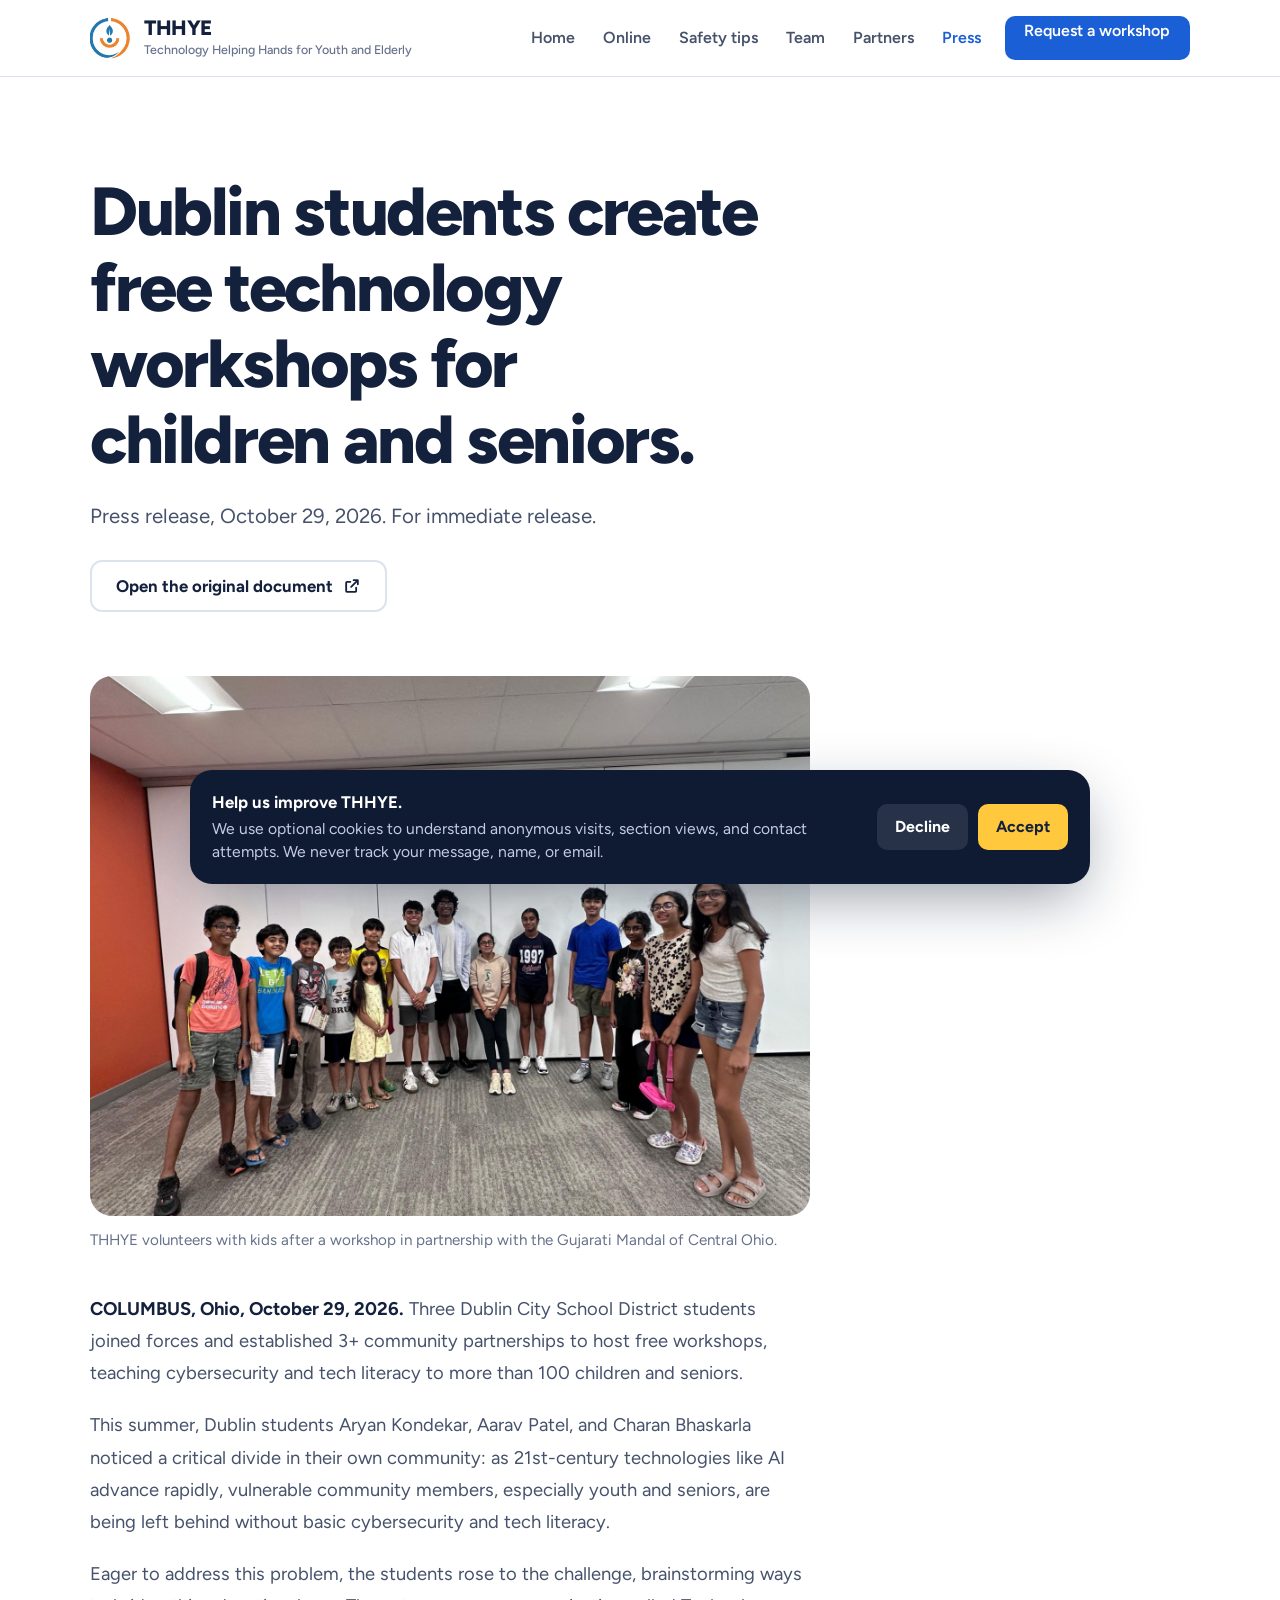
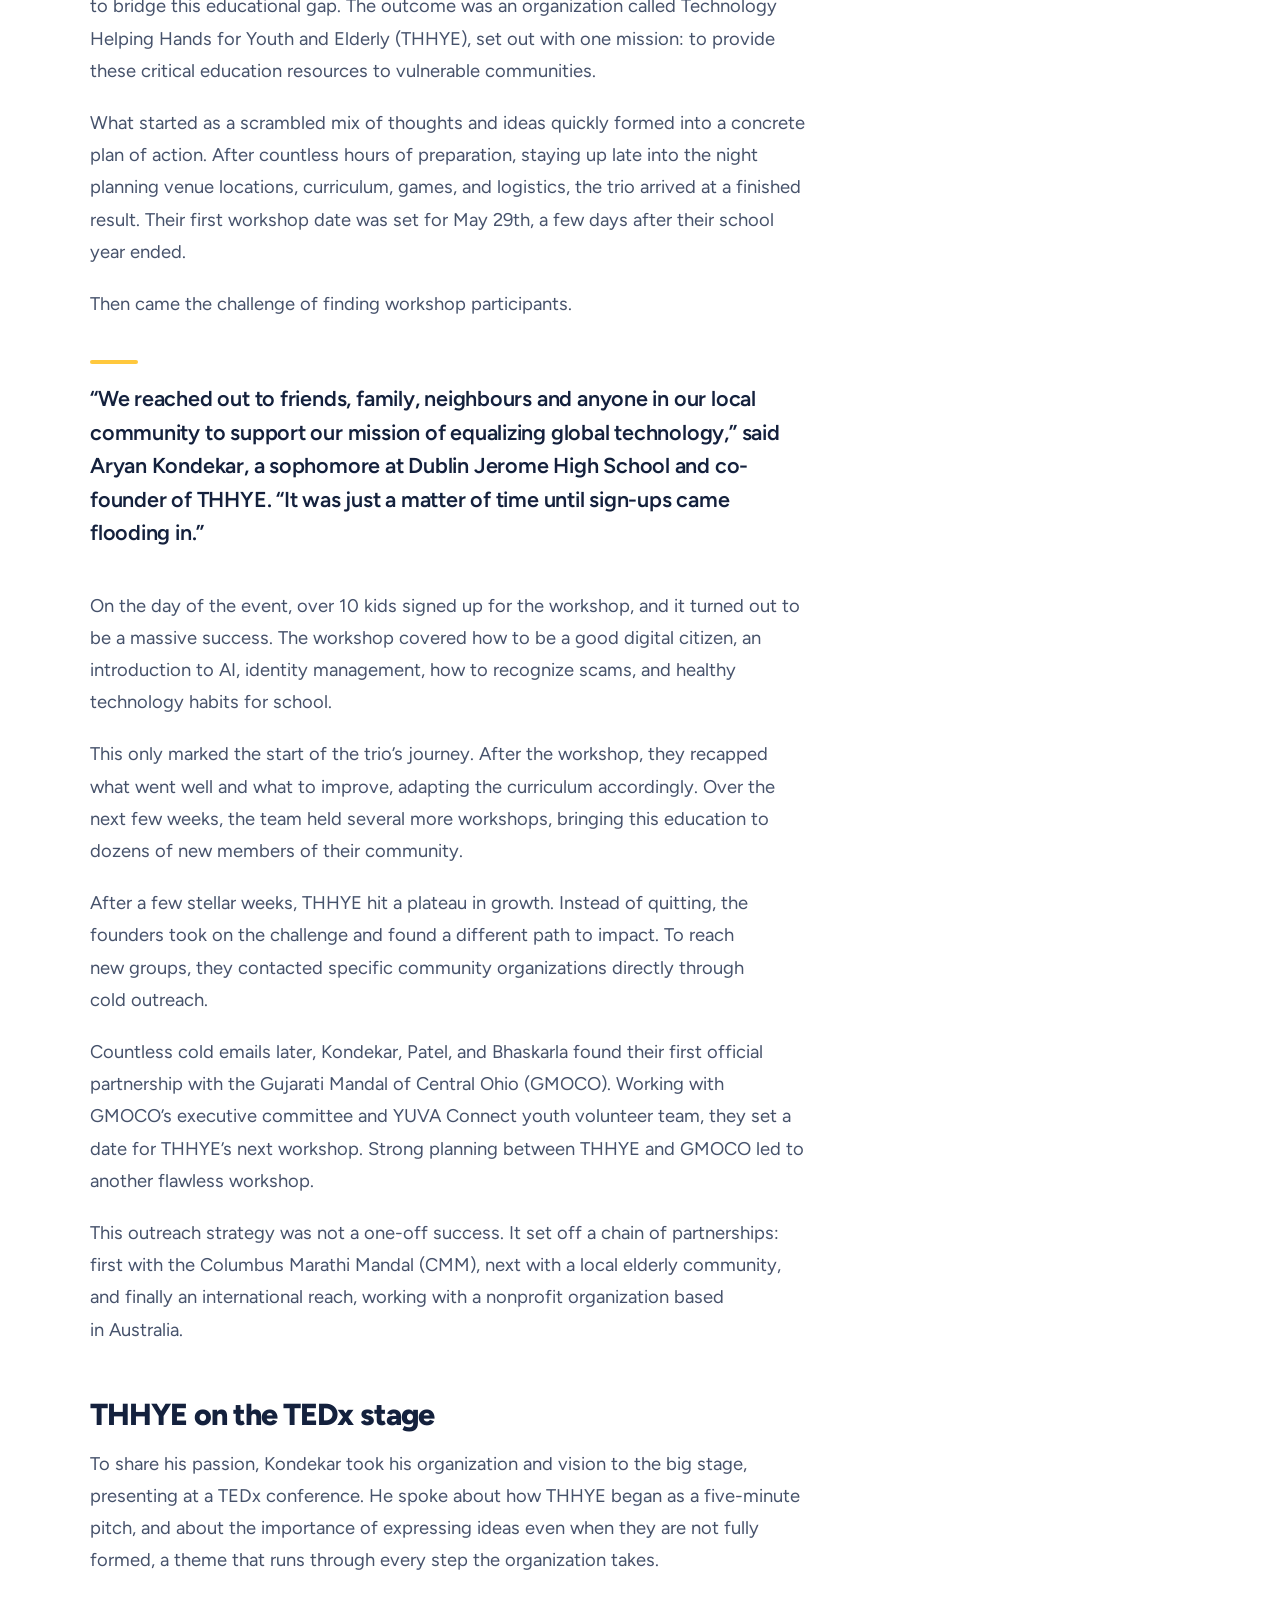
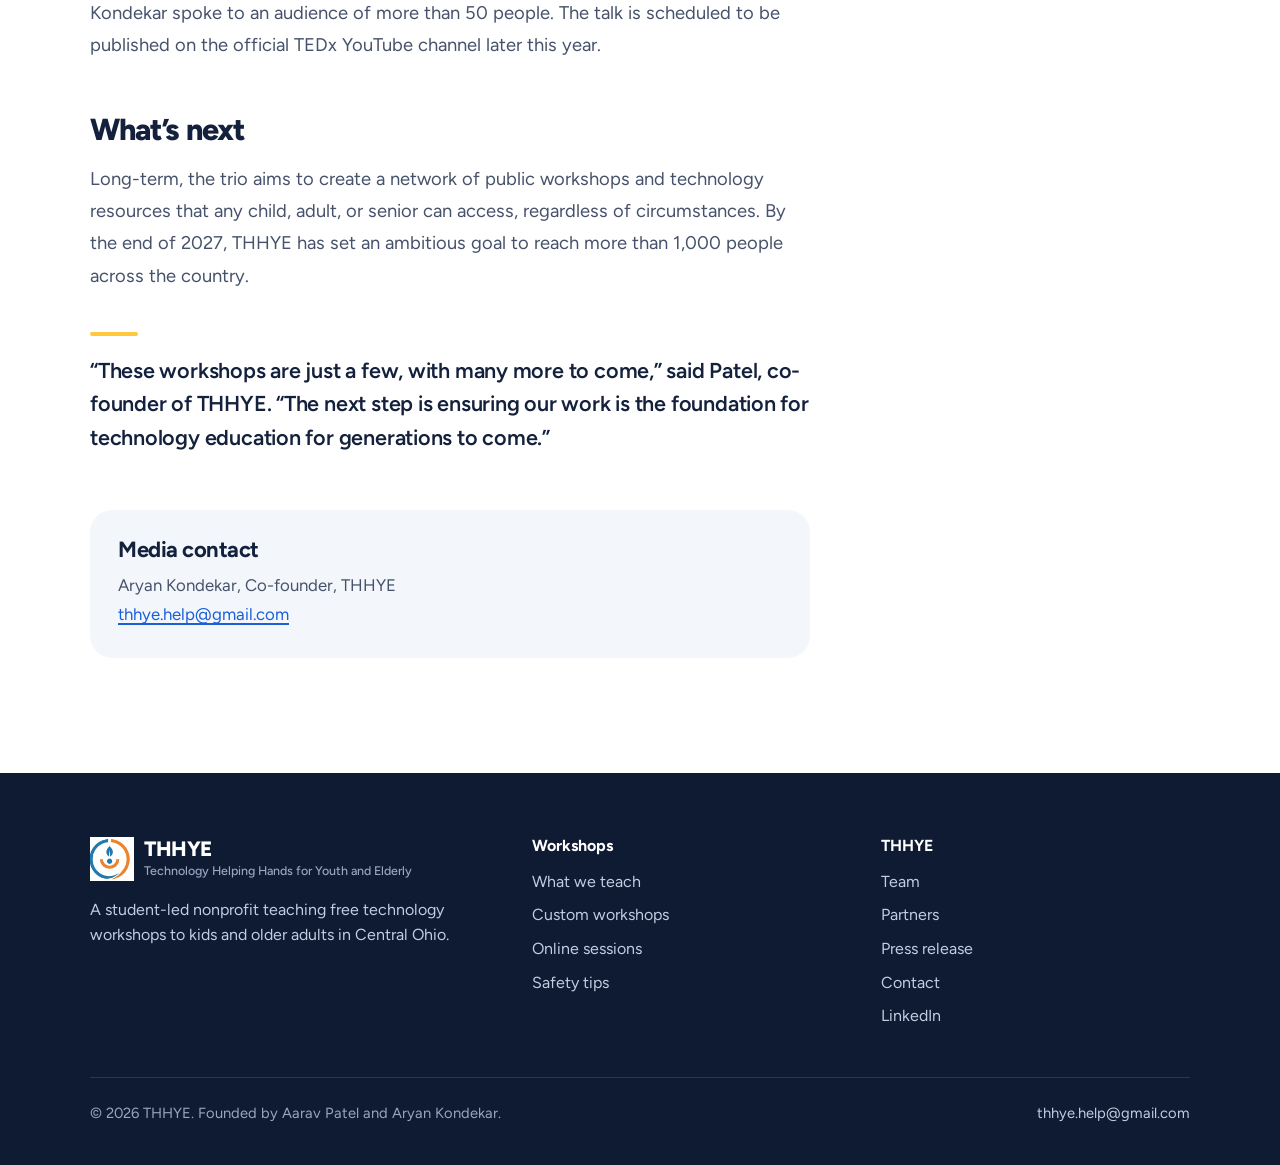
<file: press.html>
<!DOCTYPE html>
<html lang="en">
<head>
  <meta charset="UTF-8" />
  <meta name="viewport" content="width=device-width, initial-scale=1.0" />
  <meta name="google-site-verification" content="bQFy29v1kpwie2ey02_w78tLdiopfmHFIGMxXj0n1kg" />
  <title>Press Release: Dublin Students Create Free Technology Workshops for Children and Seniors — THHYE</title>
  <meta name="description" content="Three Dublin students founded THHYE and built 3+ community partnerships to teach free cybersecurity and tech literacy workshops to more than 100 children and seniors." />
  <meta name="robots" content="index, follow" />
  <link rel="canonical" href="https://thhye.org/press.html" />
  <link rel="icon" type="image/png" href="THHYELogo.png" />
  <link rel="apple-touch-icon" href="THHYELogo.png" />

  <meta property="og:type" content="article" />
  <meta property="og:site_name" content="THHYE" />
  <meta property="og:title" content="Dublin Students Create Free Technology Workshops for Children and Seniors" />
  <meta property="og:description" content="Three Dublin students founded THHYE and built 3+ community partnerships to teach free cybersecurity and tech literacy workshops to more than 100 children and seniors." />
  <meta property="og:url" content="https://thhye.org/press.html" />
  <meta property="og:image" content="https://thhye.org/assets/gmoco-photo-2.jpg" />

  <meta name="twitter:card" content="summary_large_image" />
  <meta name="twitter:title" content="Dublin Students Create Free Technology Workshops for Children and Seniors" />
  <meta name="twitter:description" content="Three Dublin students founded THHYE and built 3+ community partnerships to teach free cybersecurity and tech literacy workshops to more than 100 children and seniors." />
  <meta name="twitter:image" content="https://thhye.org/assets/gmoco-photo-2.jpg" />
  <link rel="preconnect" href="https://fonts.googleapis.com" />
  <link rel="preconnect" href="https://fonts.gstatic.com" crossorigin />
  <link href="https://fonts.googleapis.com/css2?family=Figtree:wght@400;500;600;700;800&display=swap" rel="stylesheet" />
  <link rel="stylesheet" href="site.css?v=4" />

  <!-- Google Analytics (gtag.js) -->
  <script async src="https://www.googletagmanager.com/gtag/js?id=G-8VFDZ53EEH"></script>
  <script>
    window.dataLayer = window.dataLayer || [];
    function gtag(){ dataLayer.push(arguments); }
    gtag('js', new Date());
    gtag('consent', 'default', {
      analytics_storage: localStorage.getItem('thhye_cookie_consent') === 'accepted' ? 'granted' : 'denied'
    });
    gtag('config', 'G-8VFDZ53EEH', { anonymize_ip: true });
  </script>
</head>
<body>
<!--
THESIS: A clean, photo-led nonprofit site that shows real students teaching real rooms; it refuses emoji/icon-tile cards and stock "AI" polish.
OWN-WORLD: White and mist-blue pages, deep navy ink, one confident blue, sunflower yellow for highlights, green for the seniors program. Figtree throughout. Custom 64px icons: ink outline, soft offset base shape, one yellow accent.
STORY: Visitors see students teaching kids and older adults for free, learn every workshop is built for its group, and request one or join a session.
FIRST VIEWPORT: Left: headline with a hand-drawn yellow highlight, short lede, "Request a free workshop" + "See what we teach", three proof checks. Right: TACO AI workshop photo with the CMM seniors photo overlapping, and a handwritten-style note.
FORM: Canon (category standard, user-chosen); craft bar Code.org and Khan Academy. Seed fecce3bb.
FINISH: unreviewed and undocumented is unfinished; this build ends with the finish review, the verdict, and DESIGN.md
-->
<svg xmlns="http://www.w3.org/2000/svg" width="0" height="0" style="position:absolute;overflow:hidden" aria-hidden="true">
  <!--
    THHYE icon set. One grammar for every icon:
    - 64x64 grid, ink outline 2.5px, round caps and joins
    - one soft base shape (var(--ic-soft)) set slightly off-center behind the object
    - one small accent (var(--ic-accent))
    Color comes from the wrapper: color = ink, --ic-soft, --ic-accent.
  -->

  <!-- AI basics: friendly robot head, like the one on our workshop slides -->
  <symbol id="i-ai" viewBox="0 0 64 64">
    <circle cx="35" cy="37" r="22" fill="var(--ic-soft)"/>
    <g fill="none" stroke="currentColor" stroke-width="2.5" stroke-linecap="round" stroke-linejoin="round">
      <rect x="15" y="22" width="34" height="26" rx="9" fill="#fff"/>
      <path d="M32 22v-8"/>
      <path d="M11 32v8M53 32v8"/>
      <path d="M26 40q6 4 12 0"/>
    </g>
    <circle cx="32" cy="12" r="3.5" fill="var(--ic-accent)" stroke="currentColor" stroke-width="2.5"/>
    <circle cx="25.5" cy="32" r="2.6" fill="currentColor"/>
    <circle cx="38.5" cy="32" r="2.6" fill="currentColor"/>
  </symbol>

  <!-- Using AI responsibly: magnifier checking an answer -->
  <symbol id="i-factcheck" viewBox="0 0 64 64">
    <rect x="16" y="10" width="38" height="44" rx="8" fill="var(--ic-soft)"/>
    <g fill="none" stroke="currentColor" stroke-width="2.5" stroke-linecap="round" stroke-linejoin="round">
      <rect x="10" y="8" width="32" height="40" rx="5" fill="#fff"/>
      <path d="M17 18h18M17 25h14M17 32h9"/>
      <circle cx="38" cy="38" r="9" fill="#fff"/>
      <path d="M44.5 44.5l8 8"/>
      <path d="M34 38l3 3 5-6"/>
    </g>
    <circle cx="52.5" cy="52.5" r="3" fill="var(--ic-accent)"/>
  </symbol>

  <!-- Making games with AI: controller -->
  <symbol id="i-game" viewBox="0 0 64 64">
    <ellipse cx="34" cy="38" rx="25" ry="17" fill="var(--ic-soft)"/>
    <g fill="none" stroke="currentColor" stroke-width="2.5" stroke-linecap="round" stroke-linejoin="round">
      <path d="M18 22h28c6 0 9 5 10 12l1.5 9c.8 5-5 8-8.5 4l-5-6H20l-5 6c-3.5 4-9.3 1-8.5-4L8 34c1-7 4-12 10-12z" fill="#fff"/>
      <path d="M20 29v8M16 33h8"/>
    </g>
    <circle cx="42" cy="30" r="2.8" fill="var(--ic-accent)" stroke="currentColor" stroke-width="2"/>
    <circle cx="47" cy="35.5" r="2.8" fill="currentColor"/>
  </symbol>

  <!-- Digital citizenship: two speech bubbles, one kind reply -->
  <symbol id="i-citizen" viewBox="0 0 64 64">
    <rect x="12" y="16" width="44" height="36" rx="12" fill="var(--ic-soft)"/>
    <g fill="none" stroke="currentColor" stroke-width="2.5" stroke-linecap="round" stroke-linejoin="round">
      <path d="M8 12h28a5 5 0 0 1 5 5v12a5 5 0 0 1-5 5H19l-7 6v-6H8a5 5 0 0 1-5-5V17a5 5 0 0 1 5-5z" fill="#fff"/>
      <path d="M56 28H34a5 5 0 0 0-5 5v10a5 5 0 0 0 5 5h12l6 5v-5h4a5 5 0 0 0 5-5V33a5 5 0 0 0-5-5z" fill="#fff"/>
      <path d="M12 21h18M12 26h11"/>
    </g>
    <path d="M45 44.5c-3-2.3-6-4.4-6-7.2 0-1.8 1.4-3.1 3-3.1 1.3 0 2.3.7 3 1.8.7-1.1 1.7-1.8 3-1.8 1.6 0 3 1.3 3 3.1 0 2.8-3 4.9-6 7.2z" fill="var(--ic-accent)" stroke="currentColor" stroke-width="2" stroke-linejoin="round"/>
  </symbol>

  <!-- Online safety: padlock -->
  <symbol id="i-lock" viewBox="0 0 64 64">
    <circle cx="34" cy="38" r="21" fill="var(--ic-soft)"/>
    <g fill="none" stroke="currentColor" stroke-width="2.5" stroke-linecap="round" stroke-linejoin="round">
      <path d="M21 28v-7a11 11 0 0 1 22 0v7"/>
      <rect x="14" y="28" width="36" height="26" rx="6" fill="#fff"/>
      <path d="M32 40v6"/>
    </g>
    <circle cx="32" cy="38" r="3.6" fill="var(--ic-accent)" stroke="currentColor" stroke-width="2.2"/>
  </symbol>

  <!-- Smartphone basics -->
  <symbol id="i-phone" viewBox="0 0 64 64">
    <rect x="22" y="12" width="32" height="46" rx="10" fill="var(--ic-soft)"/>
    <g fill="none" stroke="currentColor" stroke-width="2.5" stroke-linecap="round" stroke-linejoin="round">
      <rect x="16" y="6" width="28" height="50" rx="6" fill="#fff"/>
      <path d="M27 50h6"/>
      <rect x="21" y="16" width="7" height="7" rx="2"/>
      <rect x="32" y="16" width="7" height="7" rx="2"/>
      <rect x="21" y="27" width="7" height="7" rx="2"/>
    </g>
    <rect x="32" y="27" width="7" height="7" rx="2" fill="var(--ic-accent)" stroke="currentColor" stroke-width="2.5"/>
    <circle cx="44" cy="8" r="4" fill="var(--ic-accent)" stroke="currentColor" stroke-width="2.2"/>
  </symbol>

  <!-- Video calling: screen split between two people -->
  <symbol id="i-video" viewBox="0 0 64 64">
    <rect x="10" y="18" width="48" height="36" rx="10" fill="var(--ic-soft)"/>
    <g fill="none" stroke="currentColor" stroke-width="2.5" stroke-linecap="round" stroke-linejoin="round">
      <rect x="5" y="12" width="48" height="34" rx="6" fill="#fff"/>
      <path d="M29 12v34"/>
      <circle cx="17" cy="25" r="4.5"/>
      <path d="M10 40c1-5 4-7.5 7-7.5s6 2.5 7 7.5"/>
      <circle cx="41" cy="25" r="4.5"/>
      <path d="M34 40c1-5 4-7.5 7-7.5s6 2.5 7 7.5"/>
      <path d="M22 54h14"/>
    </g>
    <circle cx="57" cy="14" r="4" fill="var(--ic-accent)" stroke="currentColor" stroke-width="2.2"/>
  </symbol>

  <!-- Spotting scams: a message on a fishing hook -->
  <symbol id="i-scam" viewBox="0 0 64 64">
    <circle cx="30" cy="38" r="20" fill="var(--ic-soft)"/>
    <g fill="none" stroke="currentColor" stroke-width="2.5" stroke-linecap="round" stroke-linejoin="round">
      <path d="M44 4v26a8 8 0 0 1-16 0v-4"/>
      <path d="M28 26l-3 4"/>
      <rect x="8" y="34" width="34" height="22" rx="4" fill="#fff"/>
      <path d="M8 37l17 11 17-11"/>
    </g>
    <path d="M51 34l6 10H45z" fill="var(--ic-accent)" stroke="currentColor" stroke-width="2.2" stroke-linejoin="round"/>
    <path d="M51 38v2.5" stroke="currentColor" stroke-width="2" stroke-linecap="round"/>
  </symbol>

  <!-- Social media: shared photo with a like -->
  <symbol id="i-social" viewBox="0 0 64 64">
    <rect x="14" y="14" width="42" height="42" rx="10" fill="var(--ic-soft)"/>
    <g fill="none" stroke="currentColor" stroke-width="2.5" stroke-linecap="round" stroke-linejoin="round">
      <rect x="7" y="8" width="40" height="40" rx="6" fill="#fff"/>
      <path d="M7 38l11-11 9 9 6-6 14 14"/>
      <circle cx="35" cy="19" r="4"/>
    </g>
    <path d="M50 58c-4.5-3.4-9-6.6-9-10.6 0-2.6 2-4.6 4.5-4.6 2 0 3.5 1 4.5 2.7 1-1.7 2.5-2.7 4.5-2.7 2.5 0 4.5 2 4.5 4.6 0 4-4.5 7.2-9 10.6z" fill="var(--ic-accent)" stroke="currentColor" stroke-width="2.2" stroke-linejoin="round"/>
  </symbol>

  <!-- Online sessions: laptop with a live call -->
  <symbol id="i-laptop" viewBox="0 0 64 64">
    <rect x="12" y="14" width="44" height="36" rx="9" fill="var(--ic-soft)"/>
    <g fill="none" stroke="currentColor" stroke-width="2.5" stroke-linecap="round" stroke-linejoin="round">
      <rect x="10" y="10" width="40" height="28" rx="4" fill="#fff"/>
      <path d="M4 46h52l-4 6H8z" fill="#fff"/>
      <circle cx="30" cy="21" r="4"/>
      <path d="M23 32c1-4 4-6 7-6s6 2 7 6"/>
    </g>
    <circle cx="44" cy="15.5" r="2.6" fill="var(--ic-accent)" stroke="currentColor" stroke-width="2"/>
  </symbol>

  <!-- Library: stack of books -->
  <symbol id="i-library" viewBox="0 0 64 64">
    <rect x="12" y="18" width="44" height="38" rx="10" fill="var(--ic-soft)"/>
    <g fill="none" stroke="currentColor" stroke-width="2.5" stroke-linecap="round" stroke-linejoin="round">
      <rect x="8" y="44" width="44" height="10" rx="3" fill="#fff"/>
      <rect x="12" y="34" width="38" height="10" rx="3" fill="#fff"/>
      <path d="M18 34l4-22 10 2-4 20" fill="#fff"/>
      <path d="M44 44v10M18 44v10"/>
    </g>
    <rect x="34" y="14" width="9" height="20" rx="2" fill="var(--ic-accent)" stroke="currentColor" stroke-width="2.5"/>
  </symbol>

  <!-- A group of people -->
  <symbol id="i-group" viewBox="0 0 64 64">
    <ellipse cx="34" cy="40" rx="25" ry="18" fill="var(--ic-soft)"/>
    <g fill="none" stroke="currentColor" stroke-width="2.5" stroke-linecap="round" stroke-linejoin="round">
      <circle cx="16" cy="24" r="5.5" fill="#fff"/>
      <path d="M5 46c1-8 5-12 11-12s8 3 9 6" fill="#fff"/>
      <circle cx="48" cy="24" r="5.5" fill="#fff"/>
      <path d="M59 46c-1-8-5-12-11-12s-8 3-9 6" fill="#fff"/>
      <circle cx="32" cy="22" r="7" fill="#fff"/>
      <path d="M18 54c1-10 6-16 14-16s13 6 14 16z" fill="var(--ic-accent)"/>
    </g>
  </symbol>

  <!-- Planning a custom workshop: clipboard checklist -->
  <symbol id="i-plan" viewBox="0 0 64 64">
    <rect x="16" y="14" width="40" height="44" rx="10" fill="var(--ic-soft)"/>
    <g fill="none" stroke="currentColor" stroke-width="2.5" stroke-linecap="round" stroke-linejoin="round">
      <rect x="10" y="10" width="36" height="46" rx="5" fill="#fff"/>
      <path d="M17 24l3 3 5-5M17 36l3 3 5-5"/>
      <path d="M30 25h9M30 37h9M17 48h22"/>
    </g>
    <rect x="20" y="5" width="16" height="9" rx="3" fill="var(--ic-accent)" stroke="currentColor" stroke-width="2.5"/>
  </symbol>

  <!-- Teaching: a presenter at a slide -->
  <symbol id="i-teach" viewBox="0 0 64 64">
    <rect x="10" y="12" width="46" height="34" rx="9" fill="var(--ic-soft)"/>
    <g fill="none" stroke="currentColor" stroke-width="2.5" stroke-linecap="round" stroke-linejoin="round">
      <rect x="18" y="6" width="40" height="28" rx="4" fill="#fff"/>
      <path d="M25 15h18M25 22h12"/>
      <circle cx="12" cy="30" r="5" fill="#fff"/>
      <path d="M3 58c0-11 4-18 9-18 3 0 5 2 7 5l9-7"/>
      <path d="M12 58V48"/>
    </g>
    <circle cx="46" cy="22" r="3.4" fill="var(--ic-accent)" stroke="currentColor" stroke-width="2.2"/>
  </symbol>

  <!-- Hand-off / partners: two hands meeting -->
  <symbol id="i-partner" viewBox="0 0 64 64">
    <circle cx="33" cy="36" r="21" fill="var(--ic-soft)"/>
    <g fill="none" stroke="currentColor" stroke-width="2.5" stroke-linecap="round" stroke-linejoin="round">
      <path d="M4 28l10-6 10 4 8-3 10 3 10-4 8 6"/>
      <path d="M14 22v18l12 12c2 2 5 2 6 0 2 1 5 0 5-3 2 0 4-2 3-5 2-1 3-4 1-6l-9-9" fill="#fff"/>
      <path d="M50 22v18M32 23l-8 8c-2 2 0 5 3 4l7-5"/>
    </g>
    <circle cx="49" cy="48" r="4" fill="var(--ic-accent)" stroke="currentColor" stroke-width="2.2"/>
  </symbol>

  <!-- Safety habits -->
  <symbol id="i-hangup" viewBox="0 0 64 64">
    <circle cx="34" cy="36" r="21" fill="var(--ic-soft)"/>
    <path d="M14 10l7 0 4 11-5 4c3 7 8 12 15 15l4-5 11 4v7c0 3-2 5-5 5C26 51 9 34 9 15c0-3 2-5 5-5z" fill="#fff" stroke="currentColor" stroke-width="2.5" stroke-linejoin="round"/>
    <path d="M40 10h14v14" fill="none" stroke="currentColor" stroke-width="2.5" stroke-linecap="round" stroke-linejoin="round"/>
    <path d="M54 10L40 24" stroke="currentColor" stroke-width="2.5" stroke-linecap="round"/>
    <circle cx="54" cy="10" r="3.5" fill="var(--ic-accent)" stroke="currentColor" stroke-width="2"/>
  </symbol>

  <symbol id="i-link" viewBox="0 0 64 64">
    <circle cx="33" cy="35" r="21" fill="var(--ic-soft)"/>
    <g fill="none" stroke="currentColor" stroke-width="2.5" stroke-linecap="round" stroke-linejoin="round">
      <path d="M28 36l-6 6a7 7 0 0 1-10-10l8-8a7 7 0 0 1 10 0" fill="#fff"/>
      <path d="M36 28l6-6a7 7 0 0 1 10 10l-8 8a7 7 0 0 1-10 0" fill="#fff"/>
      <path d="M8 56l48-48"/>
    </g>
    <circle cx="56" cy="8" r="3.5" fill="var(--ic-accent)" stroke="currentColor" stroke-width="2"/>
  </symbol>

  <symbol id="i-key" viewBox="0 0 64 64">
    <circle cx="34" cy="36" r="21" fill="var(--ic-soft)"/>
    <g fill="none" stroke="currentColor" stroke-width="2.5" stroke-linecap="round" stroke-linejoin="round">
      <circle cx="20" cy="24" r="12" fill="#fff"/>
      <path d="M29 32l24 24M44 47l5-5M50 53l5-5"/>
    </g>
    <circle cx="17" cy="21" r="3.5" fill="var(--ic-accent)" stroke="currentColor" stroke-width="2"/>
  </symbol>

  <symbol id="i-giftcard" viewBox="0 0 64 64">
    <rect x="12" y="18" width="46" height="34" rx="9" fill="var(--ic-soft)"/>
    <g fill="none" stroke="currentColor" stroke-width="2.5" stroke-linecap="round" stroke-linejoin="round">
      <rect x="6" y="14" width="44" height="30" rx="5" fill="#fff"/>
      <path d="M22 14v30M6 26h44"/>
      <path d="M22 26c-6-8-12-4-8 0M22 26c6-8 12-4 8 0"/>
    </g>
    <circle cx="48" cy="46" r="10" fill="var(--ic-accent)" stroke="currentColor" stroke-width="2.5"/>
    <path d="M44 42l8 8M52 42l-8 8" stroke="currentColor" stroke-width="2.5" stroke-linecap="round"/>
  </symbol>

  <symbol id="i-ask" viewBox="0 0 64 64">
    <ellipse cx="34" cy="40" rx="24" ry="18" fill="var(--ic-soft)"/>
    <g fill="none" stroke="currentColor" stroke-width="2.5" stroke-linecap="round" stroke-linejoin="round">
      <circle cx="18" cy="30" r="6" fill="#fff"/>
      <path d="M6 56c1-9 5-14 12-14s11 5 12 14"/>
      <circle cx="46" cy="30" r="6" fill="#fff"/>
      <path d="M34 56c1-9 5-14 12-14s11 5 12 14"/>
      <path d="M26 6h16a4 4 0 0 1 4 4v6a4 4 0 0 1-4 4h-6l-4 4v-4h-6a4 4 0 0 1-4-4v-6a4 4 0 0 1 4-4z" fill="var(--ic-accent)"/>
    </g>
    <path d="M31 11.5a3 3 0 1 1 3.5 3c-.5.2-.5.6-.5 1" fill="none" stroke="currentColor" stroke-width="2" stroke-linecap="round"/>
  </symbol>

  <!-- Contact -->
  <symbol id="i-mail" viewBox="0 0 64 64">
    <rect x="12" y="18" width="46" height="36" rx="9" fill="var(--ic-soft)"/>
    <g fill="none" stroke="currentColor" stroke-width="2.5" stroke-linecap="round" stroke-linejoin="round">
      <rect x="6" y="14" width="46" height="32" rx="5" fill="#fff"/>
      <path d="M6 18l23 16 23-16"/>
    </g>
    <circle cx="50" cy="14" r="5" fill="var(--ic-accent)" stroke="currentColor" stroke-width="2.2"/>
  </symbol>

  <symbol id="i-pin" viewBox="0 0 64 64">
    <ellipse cx="34" cy="52" rx="20" ry="7" fill="var(--ic-soft)"/>
    <path d="M30 56C19 44 13 34 13 25a17 17 0 0 1 34 0c0 9-6 19-17 31z" fill="#fff" stroke="currentColor" stroke-width="2.5" stroke-linejoin="round"/>
    <circle cx="30" cy="25" r="6" fill="var(--ic-accent)" stroke="currentColor" stroke-width="2.5"/>
  </symbol>

  <symbol id="i-calendar" viewBox="0 0 64 64">
    <rect x="14" y="16" width="44" height="40" rx="9" fill="var(--ic-soft)"/>
    <g fill="none" stroke="currentColor" stroke-width="2.5" stroke-linecap="round" stroke-linejoin="round">
      <rect x="7" y="12" width="44" height="40" rx="5" fill="#fff"/>
      <path d="M7 22h44M18 7v9M40 7v9"/>
      <path d="M15 31h5M27 31h5M15 41h5"/>
    </g>
    <rect x="37" y="37" width="8" height="8" rx="2" fill="var(--ic-accent)" stroke="currentColor" stroke-width="2.2"/>
  </symbol>

  <!-- Small UI marks -->
  <symbol id="i-arrow" viewBox="0 0 24 24">
    <path d="M5 12h13M13 6l6 6-6 6" fill="none" stroke="currentColor" stroke-width="2.4" stroke-linecap="round" stroke-linejoin="round"/>
  </symbol>
  <symbol id="i-external" viewBox="0 0 24 24">
    <path d="M14 5h5v5M19 5l-8 8M17 14v4a1 1 0 0 1-1 1H6a1 1 0 0 1-1-1V8a1 1 0 0 1 1-1h4" fill="none" stroke="currentColor" stroke-width="2.2" stroke-linecap="round" stroke-linejoin="round"/>
  </symbol>
  <symbol id="i-check" viewBox="0 0 24 24">
    <path d="M5 12.5l4.5 4.5L19 7.5" fill="none" stroke="currentColor" stroke-width="2.6" stroke-linecap="round" stroke-linejoin="round"/>
  </symbol>
  <symbol id="i-whatsapp" viewBox="0 0 32 32">
    <path fill="currentColor" d="M16.004 0C7.164 0 0 7.163 0 16c0 2.822.738 5.556 2.14 7.965L.052 32l8.24-2.163A15.9 15.9 0 0 0 16.004 32C24.84 32 32 24.837 32 16S24.84 0 16.004 0zm0 29.27a13.24 13.24 0 0 1-6.75-1.847l-.484-.288-4.892 1.284 1.307-4.77-.315-.49A13.24 13.24 0 0 1 2.73 16C2.73 8.66 8.664 2.73 16.004 2.73 23.34 2.73 29.27 8.66 29.27 16s-5.93 13.27-13.266 13.27zm7.27-9.94c-.398-.2-2.354-1.163-2.72-1.296-.365-.133-.63-.2-.897.2-.265.398-1.03 1.296-1.263 1.562-.232.266-.464.3-.862.1-.398-.2-1.68-.62-3.2-1.976-1.183-1.056-1.982-2.36-2.214-2.76-.232-.398-.025-.613.175-.812.18-.18.398-.464.597-.696.2-.232.265-.398.398-.663.133-.266.066-.498-.033-.696-.1-.2-.897-2.164-1.23-2.963-.324-.78-.653-.675-.897-.688l-.764-.013c-.265 0-.696.1-1.06.498-.365.398-1.395 1.363-1.395 3.326s1.428 3.86 1.627 4.127c.2.266 2.81 4.29 6.81 6.017.951.41 1.694.655 2.273.838.955.304 1.824.261 2.51.158.766-.114 2.354-.962 2.686-1.892.332-.93.332-1.727.232-1.892-.1-.166-.365-.266-.763-.465z"/>
  </symbol>
  <symbol id="i-linkedin" viewBox="0 0 24 24">
    <path fill="currentColor" d="M20.45 20.45h-3.55v-5.57c0-1.33-.03-3.04-1.86-3.04-1.85 0-2.13 1.45-2.13 2.94v5.67H9.35V9h3.41v1.56h.05c.48-.9 1.64-1.85 3.37-1.85 3.6 0 4.27 2.37 4.27 5.46v6.28zM5.34 7.43a2.06 2.06 0 1 1 0-4.13 2.06 2.06 0 0 1 0 4.13zM7.12 20.45H3.56V9h3.56v11.45zM22.22 0H1.77C.79 0 0 .77 0 1.73v20.54C0 23.23.79 24 1.77 24h20.45c.98 0 1.78-.77 1.78-1.73V1.73C24 .77 23.2 0 22.22 0z"/>
  </symbol>
</svg>

  <header class="site-header">
    <div class="wrap">
      <a class="brand" href="index.html">
        <img src="assets/thhye-mark.png" alt="" />
        <span><strong>THHYE</strong><small>Technology Helping Hands for Youth and Elderly</small></span>
      </a>
      <button class="menu-btn" type="button" aria-expanded="false" aria-controls="nav"><span></span>Menu</button>
      <ul class="nav" id="nav">
        <li><a href="index.html">Home</a></li><li><a href="online-workshops.html">Online</a></li><li><a href="safety-resources.html">Safety tips</a></li><li><a href="team.html">Team</a></li><li><a href="partnerships.html">Partners</a></li><li><a href="press.html" aria-current="page">Press</a></li>
        <li><a class="btn btn-primary" href="contact.html">Request a workshop</a></li>
      </ul>
    </div>
  </header>

  <main>
    <section class="page-head">
      <div class="wrap">
        <h1>Dublin students create free technology workshops for children and seniors.</h1>
        <p class="lede">Press release, October 29, 2026. For immediate release.</p>
        <div class="release-actions">
          <a class="btn btn-ghost" href="https://docs.google.com/document/d/1psj5jdkOl08T-8cOaGHIsrE6wYrpthDqH7VUyD8wnOU/edit?usp=sharing" target="_blank" rel="noopener noreferrer">Open the original document <svg class="ui" aria-hidden="true"><use href="#i-external"/></svg></a>
        </div>
      </div>
    </section>

    <section class="section" style="padding-top:0">
      <div class="wrap">
        <article class="release">
          <figure>
            <img src="assets/gmoco-photo-2.jpg" alt="Kids and THHYE volunteers together after a workshop with the Gujarati Mandal of Central Ohio" />
            <figcaption>THHYE volunteers with kids after a workshop in partnership with the Gujarati Mandal of Central Ohio.</figcaption>
          </figure>

          <p><strong>COLUMBUS, Ohio, October 29, 2026.</strong> Three Dublin City School District students joined forces and established 3+ community partnerships to host free workshops, teaching cybersecurity and tech literacy to more than 100 children and seniors.</p>
          <p>This summer, Dublin students Aryan Kondekar, Aarav Patel, and Charan Bhaskarla noticed a critical divide in their own community: as 21st-century technologies like AI advance rapidly, vulnerable community members, especially youth and seniors, are being left behind without basic cybersecurity and tech literacy.</p>
          <p>Eager to address this problem, the students rose to the challenge, brainstorming ways to bridge this educational gap. The outcome was an organization called Technology Helping Hands for Youth and Elderly (THHYE), set out with one mission: to provide these critical education resources to vulnerable communities.</p>
          <p>What started as a scrambled mix of thoughts and ideas quickly formed into a concrete plan of action. After countless hours of preparation, staying up late into the night planning venue locations, curriculum, games, and logistics, the trio arrived at a finished result. Their first workshop date was set for May 29th, a few days after their school year ended.</p>
          <p>Then came the challenge of finding workshop participants.</p>
          <blockquote>“We reached out to friends, family, neighbours and anyone in our local community to support our mission of equalizing global technology,” said Aryan Kondekar, a sophomore at Dublin Jerome High School and co-founder of THHYE. “It was just a matter of time until sign-ups came flooding in.”</blockquote>
          <p>On the day of the event, over 10 kids signed up for the workshop, and it turned out to be a massive success. The workshop covered how to be a good digital citizen, an introduction to AI, identity management, how to recognize scams, and healthy technology habits for school.</p>
          <p>This only marked the start of the trio’s journey. After the workshop, they recapped what went well and what to improve, adapting the curriculum accordingly. Over the next few weeks, the team held several more workshops, bringing this education to dozens of new members of their community.</p>
          <p>After a few stellar weeks, THHYE hit a plateau in growth. Instead of quitting, the founders took on the challenge and found a different path to impact. To reach new groups, they contacted specific community organizations directly through cold outreach.</p>
          <p>Countless cold emails later, Kondekar, Patel, and Bhaskarla found their first official partnership with the Gujarati Mandal of Central Ohio (GMOCO). Working with GMOCO’s executive committee and YUVA Connect youth volunteer team, they set a date for THHYE’s next workshop. Strong planning between THHYE and GMOCO led to another flawless workshop.</p>
          <p>This outreach strategy was not a one-off success. It set off a chain of partnerships: first with the Columbus Marathi Mandal (CMM), next with a local elderly community, and finally an international reach, working with a nonprofit organization based in Australia.</p>
          <h2>THHYE on the TEDx stage</h2>
          <p>To share his passion, Kondekar took his organization and vision to the big stage, presenting at a TEDx conference. He spoke about how THHYE began as a five-minute pitch, and about the importance of expressing ideas even when they are not fully formed, a theme that runs through every step the organization takes.</p>
          <p>Kondekar spoke to an audience of more than 50 people. The talk is scheduled to be published on the official TEDx YouTube channel later this year.</p>
          <h2>What’s next</h2>
          <p>Long-term, the trio aims to create a network of public workshops and technology resources that any child, adult, or senior can access, regardless of circumstances. By the end of 2027, THHYE has set an ambitious goal to reach more than 1,000 people across the country.</p>
          <blockquote>“These workshops are just a few, with many more to come,” said Patel, co-founder of THHYE. “The next step is ensuring our work is the foundation for technology education for generations to come.”</blockquote>
          <aside class="media-contact">
            <h3>Media contact</h3>
            <p>Aryan Kondekar, Co-founder, THHYE<br /><a href="mailto:thhye.help@gmail.com">thhye.help@gmail.com</a></p>
          </aside>
        </article>
      </div>
    </section>
  </main>

  <footer class="site-footer">
    <div class="wrap">
      <div class="top">
        <div>
          <a class="brand" href="index.html">
            <img src="assets/thhye-mark.png" alt="" />
            <span><strong>THHYE</strong><small>Technology Helping Hands for Youth and Elderly</small></span>
          </a>
          <p>A student-led nonprofit teaching free technology workshops to kids and older adults in Central Ohio.</p>
        </div>
        <div>
          <h4>Workshops</h4>
          <ul>
            <li><a href="index.html#programs">What we teach</a></li>
            <li><a href="index.html#custom">Custom workshops</a></li>
            <li><a href="online-workshops.html">Online sessions</a></li>
            <li><a href="safety-resources.html">Safety tips</a></li>
          </ul>
        </div>
        <div>
          <h4>THHYE</h4>
          <ul>
            <li><a href="team.html">Team</a></li>
            <li><a href="partnerships.html">Partners</a></li>
            <li><a href="press.html">Press release</a></li>
            <li><a href="contact.html">Contact</a></li>
            <li><a href="https://www.linkedin.com/company/thhye-technology-helping-hands-for-youth-and-elderly/" target="_blank" rel="noopener noreferrer">LinkedIn</a></li>
          </ul>
        </div>
      </div>
      <div class="bottom">
        <span>© 2026 THHYE. Founded by Aarav Patel and Aryan Kondekar.</span>
        <a href="mailto:thhye.help@gmail.com">thhye.help@gmail.com</a>
      </div>
    </div>
  </footer>
  <div class="cookie-banner" id="cookie-banner" role="dialog" aria-live="polite" aria-label="Cookie consent">
    <div class="cookie-copy">
      <strong>Help us improve THHYE.</strong>
      We use optional cookies to understand anonymous visits, section views, and contact attempts. We never track your message, name, or email.
    </div>
    <div class="cookie-actions">
      <button class="cookie-btn decline" type="button" onclick="setCookieConsent(false)">Decline</button>
      <button class="cookie-btn accept" type="button" onclick="setCookieConsent(true)">Accept</button>
    </div>
  </div>
  <script src="common.js"></script>
  <script src="site.js"></script>
</body>
</html>
</file>
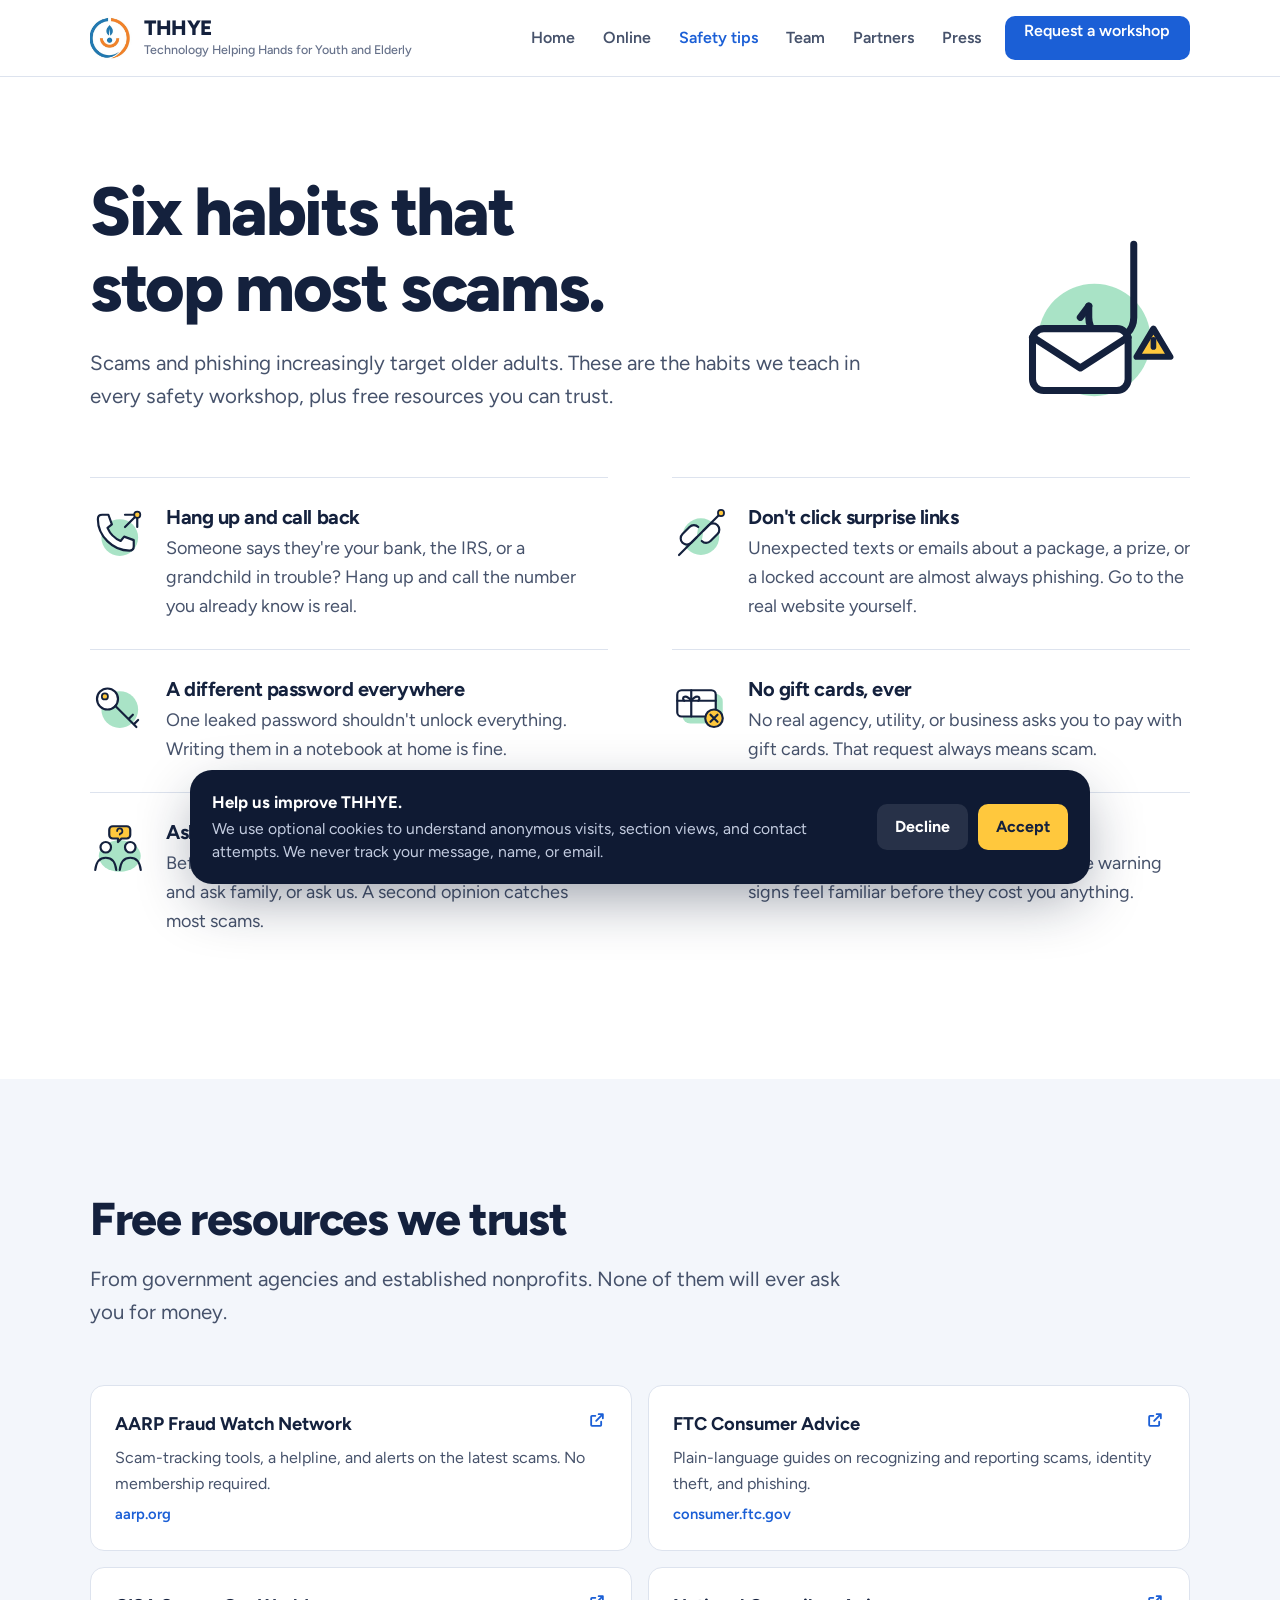
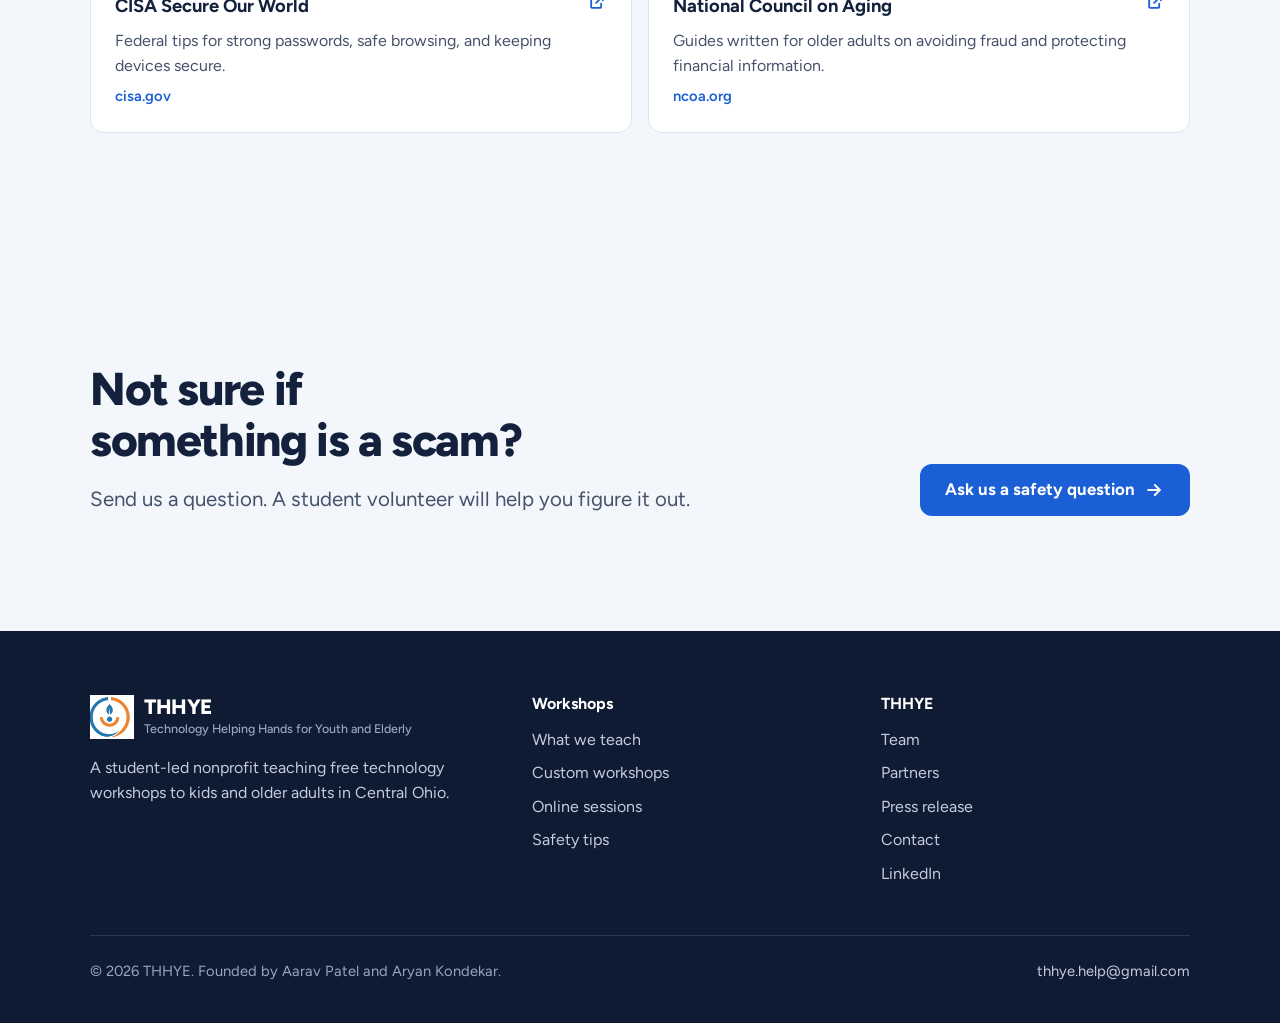
<file: safety-resources.html>
<!DOCTYPE html>
<html lang="en">
<head>
  <meta charset="UTF-8" />
  <meta name="viewport" content="width=device-width, initial-scale=1.0" />
  <meta name="google-site-verification" content="bQFy29v1kpwie2ey02_w78tLdiopfmHFIGMxXj0n1kg" />
  <title>Free Internet Safety Resources for Seniors — THHYE</title>
  <meta name="description" content="Free, trustworthy internet safety resources and quick habits to help seniors avoid scams, phishing, and fraud online — plus links to AARP, FTC, CISA, and NCOA guides." />
  <meta name="robots" content="index, follow" />
  <link rel="canonical" href="https://thhye.org/safety-resources.html" />
  <link rel="icon" type="image/png" href="THHYELogo.png" />
  <link rel="apple-touch-icon" href="THHYELogo.png" />

  <meta property="og:type" content="website" />
  <meta property="og:site_name" content="THHYE" />
  <meta property="og:title" content="Free Internet Safety Resources for Seniors — THHYE" />
  <meta property="og:description" content="Free, trustworthy internet safety resources and quick habits to help seniors avoid scams, phishing, and fraud online." />
  <meta property="og:url" content="https://thhye.org/safety-resources.html" />
  <meta property="og:image" content="https://thhye.org/assets/workshop-group.jpg" />

  <meta name="twitter:card" content="summary_large_image" />
  <meta name="twitter:title" content="Free Internet Safety Resources for Seniors — THHYE" />
  <meta name="twitter:description" content="Free, trustworthy internet safety resources and quick habits to help seniors avoid scams, phishing, and fraud online." />
  <meta name="twitter:image" content="https://thhye.org/assets/workshop-group.jpg" />
  <link rel="preconnect" href="https://fonts.googleapis.com" />
  <link rel="preconnect" href="https://fonts.gstatic.com" crossorigin />
  <link href="https://fonts.googleapis.com/css2?family=Figtree:wght@400;500;600;700;800&display=swap" rel="stylesheet" />
  <link rel="stylesheet" href="site.css?v=4" />

  <!-- Google Analytics (gtag.js) -->
  <script async src="https://www.googletagmanager.com/gtag/js?id=G-8VFDZ53EEH"></script>
  <script>
    window.dataLayer = window.dataLayer || [];
    function gtag(){ dataLayer.push(arguments); }
    gtag('js', new Date());
    gtag('consent', 'default', {
      analytics_storage: localStorage.getItem('thhye_cookie_consent') === 'accepted' ? 'granted' : 'denied'
    });
    gtag('config', 'G-8VFDZ53EEH', { anonymize_ip: true });
  </script>
</head>
<body>
<!--
THESIS: A clean, photo-led nonprofit site that shows real students teaching real rooms; it refuses emoji/icon-tile cards and stock "AI" polish.
OWN-WORLD: White and mist-blue pages, deep navy ink, one confident blue, sunflower yellow for highlights, green for the seniors program. Figtree throughout. Custom 64px icons: ink outline, soft offset base shape, one yellow accent.
STORY: Visitors see students teaching kids and older adults for free, learn every workshop is built for its group, and request one or join a session.
FIRST VIEWPORT: Left: headline with a hand-drawn yellow highlight, short lede, "Request a free workshop" + "See what we teach", three proof checks. Right: TACO AI workshop photo with the CMM seniors photo overlapping, and a handwritten-style note.
FORM: Canon (category standard, user-chosen); craft bar Code.org and Khan Academy. Seed fecce3bb.
FINISH: unreviewed and undocumented is unfinished; this build ends with the finish review, the verdict, and DESIGN.md
-->
<svg xmlns="http://www.w3.org/2000/svg" width="0" height="0" style="position:absolute;overflow:hidden" aria-hidden="true">
  <!--
    THHYE icon set. One grammar for every icon:
    - 64x64 grid, ink outline 2.5px, round caps and joins
    - one soft base shape (var(--ic-soft)) set slightly off-center behind the object
    - one small accent (var(--ic-accent))
    Color comes from the wrapper: color = ink, --ic-soft, --ic-accent.
  -->

  <!-- AI basics: friendly robot head, like the one on our workshop slides -->
  <symbol id="i-ai" viewBox="0 0 64 64">
    <circle cx="35" cy="37" r="22" fill="var(--ic-soft)"/>
    <g fill="none" stroke="currentColor" stroke-width="2.5" stroke-linecap="round" stroke-linejoin="round">
      <rect x="15" y="22" width="34" height="26" rx="9" fill="#fff"/>
      <path d="M32 22v-8"/>
      <path d="M11 32v8M53 32v8"/>
      <path d="M26 40q6 4 12 0"/>
    </g>
    <circle cx="32" cy="12" r="3.5" fill="var(--ic-accent)" stroke="currentColor" stroke-width="2.5"/>
    <circle cx="25.5" cy="32" r="2.6" fill="currentColor"/>
    <circle cx="38.5" cy="32" r="2.6" fill="currentColor"/>
  </symbol>

  <!-- Using AI responsibly: magnifier checking an answer -->
  <symbol id="i-factcheck" viewBox="0 0 64 64">
    <rect x="16" y="10" width="38" height="44" rx="8" fill="var(--ic-soft)"/>
    <g fill="none" stroke="currentColor" stroke-width="2.5" stroke-linecap="round" stroke-linejoin="round">
      <rect x="10" y="8" width="32" height="40" rx="5" fill="#fff"/>
      <path d="M17 18h18M17 25h14M17 32h9"/>
      <circle cx="38" cy="38" r="9" fill="#fff"/>
      <path d="M44.5 44.5l8 8"/>
      <path d="M34 38l3 3 5-6"/>
    </g>
    <circle cx="52.5" cy="52.5" r="3" fill="var(--ic-accent)"/>
  </symbol>

  <!-- Making games with AI: controller -->
  <symbol id="i-game" viewBox="0 0 64 64">
    <ellipse cx="34" cy="38" rx="25" ry="17" fill="var(--ic-soft)"/>
    <g fill="none" stroke="currentColor" stroke-width="2.5" stroke-linecap="round" stroke-linejoin="round">
      <path d="M18 22h28c6 0 9 5 10 12l1.5 9c.8 5-5 8-8.5 4l-5-6H20l-5 6c-3.5 4-9.3 1-8.5-4L8 34c1-7 4-12 10-12z" fill="#fff"/>
      <path d="M20 29v8M16 33h8"/>
    </g>
    <circle cx="42" cy="30" r="2.8" fill="var(--ic-accent)" stroke="currentColor" stroke-width="2"/>
    <circle cx="47" cy="35.5" r="2.8" fill="currentColor"/>
  </symbol>

  <!-- Digital citizenship: two speech bubbles, one kind reply -->
  <symbol id="i-citizen" viewBox="0 0 64 64">
    <rect x="12" y="16" width="44" height="36" rx="12" fill="var(--ic-soft)"/>
    <g fill="none" stroke="currentColor" stroke-width="2.5" stroke-linecap="round" stroke-linejoin="round">
      <path d="M8 12h28a5 5 0 0 1 5 5v12a5 5 0 0 1-5 5H19l-7 6v-6H8a5 5 0 0 1-5-5V17a5 5 0 0 1 5-5z" fill="#fff"/>
      <path d="M56 28H34a5 5 0 0 0-5 5v10a5 5 0 0 0 5 5h12l6 5v-5h4a5 5 0 0 0 5-5V33a5 5 0 0 0-5-5z" fill="#fff"/>
      <path d="M12 21h18M12 26h11"/>
    </g>
    <path d="M45 44.5c-3-2.3-6-4.4-6-7.2 0-1.8 1.4-3.1 3-3.1 1.3 0 2.3.7 3 1.8.7-1.1 1.7-1.8 3-1.8 1.6 0 3 1.3 3 3.1 0 2.8-3 4.9-6 7.2z" fill="var(--ic-accent)" stroke="currentColor" stroke-width="2" stroke-linejoin="round"/>
  </symbol>

  <!-- Online safety: padlock -->
  <symbol id="i-lock" viewBox="0 0 64 64">
    <circle cx="34" cy="38" r="21" fill="var(--ic-soft)"/>
    <g fill="none" stroke="currentColor" stroke-width="2.5" stroke-linecap="round" stroke-linejoin="round">
      <path d="M21 28v-7a11 11 0 0 1 22 0v7"/>
      <rect x="14" y="28" width="36" height="26" rx="6" fill="#fff"/>
      <path d="M32 40v6"/>
    </g>
    <circle cx="32" cy="38" r="3.6" fill="var(--ic-accent)" stroke="currentColor" stroke-width="2.2"/>
  </symbol>

  <!-- Smartphone basics -->
  <symbol id="i-phone" viewBox="0 0 64 64">
    <rect x="22" y="12" width="32" height="46" rx="10" fill="var(--ic-soft)"/>
    <g fill="none" stroke="currentColor" stroke-width="2.5" stroke-linecap="round" stroke-linejoin="round">
      <rect x="16" y="6" width="28" height="50" rx="6" fill="#fff"/>
      <path d="M27 50h6"/>
      <rect x="21" y="16" width="7" height="7" rx="2"/>
      <rect x="32" y="16" width="7" height="7" rx="2"/>
      <rect x="21" y="27" width="7" height="7" rx="2"/>
    </g>
    <rect x="32" y="27" width="7" height="7" rx="2" fill="var(--ic-accent)" stroke="currentColor" stroke-width="2.5"/>
    <circle cx="44" cy="8" r="4" fill="var(--ic-accent)" stroke="currentColor" stroke-width="2.2"/>
  </symbol>

  <!-- Video calling: screen split between two people -->
  <symbol id="i-video" viewBox="0 0 64 64">
    <rect x="10" y="18" width="48" height="36" rx="10" fill="var(--ic-soft)"/>
    <g fill="none" stroke="currentColor" stroke-width="2.5" stroke-linecap="round" stroke-linejoin="round">
      <rect x="5" y="12" width="48" height="34" rx="6" fill="#fff"/>
      <path d="M29 12v34"/>
      <circle cx="17" cy="25" r="4.5"/>
      <path d="M10 40c1-5 4-7.5 7-7.5s6 2.5 7 7.5"/>
      <circle cx="41" cy="25" r="4.5"/>
      <path d="M34 40c1-5 4-7.5 7-7.5s6 2.5 7 7.5"/>
      <path d="M22 54h14"/>
    </g>
    <circle cx="57" cy="14" r="4" fill="var(--ic-accent)" stroke="currentColor" stroke-width="2.2"/>
  </symbol>

  <!-- Spotting scams: a message on a fishing hook -->
  <symbol id="i-scam" viewBox="0 0 64 64">
    <circle cx="30" cy="38" r="20" fill="var(--ic-soft)"/>
    <g fill="none" stroke="currentColor" stroke-width="2.5" stroke-linecap="round" stroke-linejoin="round">
      <path d="M44 4v26a8 8 0 0 1-16 0v-4"/>
      <path d="M28 26l-3 4"/>
      <rect x="8" y="34" width="34" height="22" rx="4" fill="#fff"/>
      <path d="M8 37l17 11 17-11"/>
    </g>
    <path d="M51 34l6 10H45z" fill="var(--ic-accent)" stroke="currentColor" stroke-width="2.2" stroke-linejoin="round"/>
    <path d="M51 38v2.5" stroke="currentColor" stroke-width="2" stroke-linecap="round"/>
  </symbol>

  <!-- Social media: shared photo with a like -->
  <symbol id="i-social" viewBox="0 0 64 64">
    <rect x="14" y="14" width="42" height="42" rx="10" fill="var(--ic-soft)"/>
    <g fill="none" stroke="currentColor" stroke-width="2.5" stroke-linecap="round" stroke-linejoin="round">
      <rect x="7" y="8" width="40" height="40" rx="6" fill="#fff"/>
      <path d="M7 38l11-11 9 9 6-6 14 14"/>
      <circle cx="35" cy="19" r="4"/>
    </g>
    <path d="M50 58c-4.5-3.4-9-6.6-9-10.6 0-2.6 2-4.6 4.5-4.6 2 0 3.5 1 4.5 2.7 1-1.7 2.5-2.7 4.5-2.7 2.5 0 4.5 2 4.5 4.6 0 4-4.5 7.2-9 10.6z" fill="var(--ic-accent)" stroke="currentColor" stroke-width="2.2" stroke-linejoin="round"/>
  </symbol>

  <!-- Online sessions: laptop with a live call -->
  <symbol id="i-laptop" viewBox="0 0 64 64">
    <rect x="12" y="14" width="44" height="36" rx="9" fill="var(--ic-soft)"/>
    <g fill="none" stroke="currentColor" stroke-width="2.5" stroke-linecap="round" stroke-linejoin="round">
      <rect x="10" y="10" width="40" height="28" rx="4" fill="#fff"/>
      <path d="M4 46h52l-4 6H8z" fill="#fff"/>
      <circle cx="30" cy="21" r="4"/>
      <path d="M23 32c1-4 4-6 7-6s6 2 7 6"/>
    </g>
    <circle cx="44" cy="15.5" r="2.6" fill="var(--ic-accent)" stroke="currentColor" stroke-width="2"/>
  </symbol>

  <!-- Library: stack of books -->
  <symbol id="i-library" viewBox="0 0 64 64">
    <rect x="12" y="18" width="44" height="38" rx="10" fill="var(--ic-soft)"/>
    <g fill="none" stroke="currentColor" stroke-width="2.5" stroke-linecap="round" stroke-linejoin="round">
      <rect x="8" y="44" width="44" height="10" rx="3" fill="#fff"/>
      <rect x="12" y="34" width="38" height="10" rx="3" fill="#fff"/>
      <path d="M18 34l4-22 10 2-4 20" fill="#fff"/>
      <path d="M44 44v10M18 44v10"/>
    </g>
    <rect x="34" y="14" width="9" height="20" rx="2" fill="var(--ic-accent)" stroke="currentColor" stroke-width="2.5"/>
  </symbol>

  <!-- A group of people -->
  <symbol id="i-group" viewBox="0 0 64 64">
    <ellipse cx="34" cy="40" rx="25" ry="18" fill="var(--ic-soft)"/>
    <g fill="none" stroke="currentColor" stroke-width="2.5" stroke-linecap="round" stroke-linejoin="round">
      <circle cx="16" cy="24" r="5.5" fill="#fff"/>
      <path d="M5 46c1-8 5-12 11-12s8 3 9 6" fill="#fff"/>
      <circle cx="48" cy="24" r="5.5" fill="#fff"/>
      <path d="M59 46c-1-8-5-12-11-12s-8 3-9 6" fill="#fff"/>
      <circle cx="32" cy="22" r="7" fill="#fff"/>
      <path d="M18 54c1-10 6-16 14-16s13 6 14 16z" fill="var(--ic-accent)"/>
    </g>
  </symbol>

  <!-- Planning a custom workshop: clipboard checklist -->
  <symbol id="i-plan" viewBox="0 0 64 64">
    <rect x="16" y="14" width="40" height="44" rx="10" fill="var(--ic-soft)"/>
    <g fill="none" stroke="currentColor" stroke-width="2.5" stroke-linecap="round" stroke-linejoin="round">
      <rect x="10" y="10" width="36" height="46" rx="5" fill="#fff"/>
      <path d="M17 24l3 3 5-5M17 36l3 3 5-5"/>
      <path d="M30 25h9M30 37h9M17 48h22"/>
    </g>
    <rect x="20" y="5" width="16" height="9" rx="3" fill="var(--ic-accent)" stroke="currentColor" stroke-width="2.5"/>
  </symbol>

  <!-- Teaching: a presenter at a slide -->
  <symbol id="i-teach" viewBox="0 0 64 64">
    <rect x="10" y="12" width="46" height="34" rx="9" fill="var(--ic-soft)"/>
    <g fill="none" stroke="currentColor" stroke-width="2.5" stroke-linecap="round" stroke-linejoin="round">
      <rect x="18" y="6" width="40" height="28" rx="4" fill="#fff"/>
      <path d="M25 15h18M25 22h12"/>
      <circle cx="12" cy="30" r="5" fill="#fff"/>
      <path d="M3 58c0-11 4-18 9-18 3 0 5 2 7 5l9-7"/>
      <path d="M12 58V48"/>
    </g>
    <circle cx="46" cy="22" r="3.4" fill="var(--ic-accent)" stroke="currentColor" stroke-width="2.2"/>
  </symbol>

  <!-- Hand-off / partners: two hands meeting -->
  <symbol id="i-partner" viewBox="0 0 64 64">
    <circle cx="33" cy="36" r="21" fill="var(--ic-soft)"/>
    <g fill="none" stroke="currentColor" stroke-width="2.5" stroke-linecap="round" stroke-linejoin="round">
      <path d="M4 28l10-6 10 4 8-3 10 3 10-4 8 6"/>
      <path d="M14 22v18l12 12c2 2 5 2 6 0 2 1 5 0 5-3 2 0 4-2 3-5 2-1 3-4 1-6l-9-9" fill="#fff"/>
      <path d="M50 22v18M32 23l-8 8c-2 2 0 5 3 4l7-5"/>
    </g>
    <circle cx="49" cy="48" r="4" fill="var(--ic-accent)" stroke="currentColor" stroke-width="2.2"/>
  </symbol>

  <!-- Safety habits -->
  <symbol id="i-hangup" viewBox="0 0 64 64">
    <circle cx="34" cy="36" r="21" fill="var(--ic-soft)"/>
    <path d="M14 10l7 0 4 11-5 4c3 7 8 12 15 15l4-5 11 4v7c0 3-2 5-5 5C26 51 9 34 9 15c0-3 2-5 5-5z" fill="#fff" stroke="currentColor" stroke-width="2.5" stroke-linejoin="round"/>
    <path d="M40 10h14v14" fill="none" stroke="currentColor" stroke-width="2.5" stroke-linecap="round" stroke-linejoin="round"/>
    <path d="M54 10L40 24" stroke="currentColor" stroke-width="2.5" stroke-linecap="round"/>
    <circle cx="54" cy="10" r="3.5" fill="var(--ic-accent)" stroke="currentColor" stroke-width="2"/>
  </symbol>

  <symbol id="i-link" viewBox="0 0 64 64">
    <circle cx="33" cy="35" r="21" fill="var(--ic-soft)"/>
    <g fill="none" stroke="currentColor" stroke-width="2.5" stroke-linecap="round" stroke-linejoin="round">
      <path d="M28 36l-6 6a7 7 0 0 1-10-10l8-8a7 7 0 0 1 10 0" fill="#fff"/>
      <path d="M36 28l6-6a7 7 0 0 1 10 10l-8 8a7 7 0 0 1-10 0" fill="#fff"/>
      <path d="M8 56l48-48"/>
    </g>
    <circle cx="56" cy="8" r="3.5" fill="var(--ic-accent)" stroke="currentColor" stroke-width="2"/>
  </symbol>

  <symbol id="i-key" viewBox="0 0 64 64">
    <circle cx="34" cy="36" r="21" fill="var(--ic-soft)"/>
    <g fill="none" stroke="currentColor" stroke-width="2.5" stroke-linecap="round" stroke-linejoin="round">
      <circle cx="20" cy="24" r="12" fill="#fff"/>
      <path d="M29 32l24 24M44 47l5-5M50 53l5-5"/>
    </g>
    <circle cx="17" cy="21" r="3.5" fill="var(--ic-accent)" stroke="currentColor" stroke-width="2"/>
  </symbol>

  <symbol id="i-giftcard" viewBox="0 0 64 64">
    <rect x="12" y="18" width="46" height="34" rx="9" fill="var(--ic-soft)"/>
    <g fill="none" stroke="currentColor" stroke-width="2.5" stroke-linecap="round" stroke-linejoin="round">
      <rect x="6" y="14" width="44" height="30" rx="5" fill="#fff"/>
      <path d="M22 14v30M6 26h44"/>
      <path d="M22 26c-6-8-12-4-8 0M22 26c6-8 12-4 8 0"/>
    </g>
    <circle cx="48" cy="46" r="10" fill="var(--ic-accent)" stroke="currentColor" stroke-width="2.5"/>
    <path d="M44 42l8 8M52 42l-8 8" stroke="currentColor" stroke-width="2.5" stroke-linecap="round"/>
  </symbol>

  <symbol id="i-ask" viewBox="0 0 64 64">
    <ellipse cx="34" cy="40" rx="24" ry="18" fill="var(--ic-soft)"/>
    <g fill="none" stroke="currentColor" stroke-width="2.5" stroke-linecap="round" stroke-linejoin="round">
      <circle cx="18" cy="30" r="6" fill="#fff"/>
      <path d="M6 56c1-9 5-14 12-14s11 5 12 14"/>
      <circle cx="46" cy="30" r="6" fill="#fff"/>
      <path d="M34 56c1-9 5-14 12-14s11 5 12 14"/>
      <path d="M26 6h16a4 4 0 0 1 4 4v6a4 4 0 0 1-4 4h-6l-4 4v-4h-6a4 4 0 0 1-4-4v-6a4 4 0 0 1 4-4z" fill="var(--ic-accent)"/>
    </g>
    <path d="M31 11.5a3 3 0 1 1 3.5 3c-.5.2-.5.6-.5 1" fill="none" stroke="currentColor" stroke-width="2" stroke-linecap="round"/>
  </symbol>

  <!-- Contact -->
  <symbol id="i-mail" viewBox="0 0 64 64">
    <rect x="12" y="18" width="46" height="36" rx="9" fill="var(--ic-soft)"/>
    <g fill="none" stroke="currentColor" stroke-width="2.5" stroke-linecap="round" stroke-linejoin="round">
      <rect x="6" y="14" width="46" height="32" rx="5" fill="#fff"/>
      <path d="M6 18l23 16 23-16"/>
    </g>
    <circle cx="50" cy="14" r="5" fill="var(--ic-accent)" stroke="currentColor" stroke-width="2.2"/>
  </symbol>

  <symbol id="i-pin" viewBox="0 0 64 64">
    <ellipse cx="34" cy="52" rx="20" ry="7" fill="var(--ic-soft)"/>
    <path d="M30 56C19 44 13 34 13 25a17 17 0 0 1 34 0c0 9-6 19-17 31z" fill="#fff" stroke="currentColor" stroke-width="2.5" stroke-linejoin="round"/>
    <circle cx="30" cy="25" r="6" fill="var(--ic-accent)" stroke="currentColor" stroke-width="2.5"/>
  </symbol>

  <symbol id="i-calendar" viewBox="0 0 64 64">
    <rect x="14" y="16" width="44" height="40" rx="9" fill="var(--ic-soft)"/>
    <g fill="none" stroke="currentColor" stroke-width="2.5" stroke-linecap="round" stroke-linejoin="round">
      <rect x="7" y="12" width="44" height="40" rx="5" fill="#fff"/>
      <path d="M7 22h44M18 7v9M40 7v9"/>
      <path d="M15 31h5M27 31h5M15 41h5"/>
    </g>
    <rect x="37" y="37" width="8" height="8" rx="2" fill="var(--ic-accent)" stroke="currentColor" stroke-width="2.2"/>
  </symbol>

  <!-- Small UI marks -->
  <symbol id="i-arrow" viewBox="0 0 24 24">
    <path d="M5 12h13M13 6l6 6-6 6" fill="none" stroke="currentColor" stroke-width="2.4" stroke-linecap="round" stroke-linejoin="round"/>
  </symbol>
  <symbol id="i-external" viewBox="0 0 24 24">
    <path d="M14 5h5v5M19 5l-8 8M17 14v4a1 1 0 0 1-1 1H6a1 1 0 0 1-1-1V8a1 1 0 0 1 1-1h4" fill="none" stroke="currentColor" stroke-width="2.2" stroke-linecap="round" stroke-linejoin="round"/>
  </symbol>
  <symbol id="i-check" viewBox="0 0 24 24">
    <path d="M5 12.5l4.5 4.5L19 7.5" fill="none" stroke="currentColor" stroke-width="2.6" stroke-linecap="round" stroke-linejoin="round"/>
  </symbol>
  <symbol id="i-whatsapp" viewBox="0 0 32 32">
    <path fill="currentColor" d="M16.004 0C7.164 0 0 7.163 0 16c0 2.822.738 5.556 2.14 7.965L.052 32l8.24-2.163A15.9 15.9 0 0 0 16.004 32C24.84 32 32 24.837 32 16S24.84 0 16.004 0zm0 29.27a13.24 13.24 0 0 1-6.75-1.847l-.484-.288-4.892 1.284 1.307-4.77-.315-.49A13.24 13.24 0 0 1 2.73 16C2.73 8.66 8.664 2.73 16.004 2.73 23.34 2.73 29.27 8.66 29.27 16s-5.93 13.27-13.266 13.27zm7.27-9.94c-.398-.2-2.354-1.163-2.72-1.296-.365-.133-.63-.2-.897.2-.265.398-1.03 1.296-1.263 1.562-.232.266-.464.3-.862.1-.398-.2-1.68-.62-3.2-1.976-1.183-1.056-1.982-2.36-2.214-2.76-.232-.398-.025-.613.175-.812.18-.18.398-.464.597-.696.2-.232.265-.398.398-.663.133-.266.066-.498-.033-.696-.1-.2-.897-2.164-1.23-2.963-.324-.78-.653-.675-.897-.688l-.764-.013c-.265 0-.696.1-1.06.498-.365.398-1.395 1.363-1.395 3.326s1.428 3.86 1.627 4.127c.2.266 2.81 4.29 6.81 6.017.951.41 1.694.655 2.273.838.955.304 1.824.261 2.51.158.766-.114 2.354-.962 2.686-1.892.332-.93.332-1.727.232-1.892-.1-.166-.365-.266-.763-.465z"/>
  </symbol>
  <symbol id="i-linkedin" viewBox="0 0 24 24">
    <path fill="currentColor" d="M20.45 20.45h-3.55v-5.57c0-1.33-.03-3.04-1.86-3.04-1.85 0-2.13 1.45-2.13 2.94v5.67H9.35V9h3.41v1.56h.05c.48-.9 1.64-1.85 3.37-1.85 3.6 0 4.27 2.37 4.27 5.46v6.28zM5.34 7.43a2.06 2.06 0 1 1 0-4.13 2.06 2.06 0 0 1 0 4.13zM7.12 20.45H3.56V9h3.56v11.45zM22.22 0H1.77C.79 0 0 .77 0 1.73v20.54C0 23.23.79 24 1.77 24h20.45c.98 0 1.78-.77 1.78-1.73V1.73C24 .77 23.2 0 22.22 0z"/>
  </symbol>
</svg>

  <header class="site-header">
    <div class="wrap">
      <a class="brand" href="index.html">
        <img src="assets/thhye-mark.png" alt="" />
        <span><strong>THHYE</strong><small>Technology Helping Hands for Youth and Elderly</small></span>
      </a>
      <button class="menu-btn" type="button" aria-expanded="false" aria-controls="nav"><span></span>Menu</button>
      <ul class="nav" id="nav">
        <li><a href="index.html">Home</a></li><li><a href="online-workshops.html">Online</a></li><li><a href="safety-resources.html" aria-current="page">Safety tips</a></li><li><a href="team.html">Team</a></li><li><a href="partnerships.html">Partners</a></li><li><a href="press.html">Press</a></li>
        <li><a class="btn btn-primary" href="contact.html">Request a workshop</a></li>
      </ul>
    </div>
  </header>

  <main>

    <section class="page-head with-art">
      <div class="wrap">
        <div>
          <h1>Six habits that stop most scams.</h1>
          <p class="lede">Scams and phishing increasingly target older adults. These are the habits we teach in every safety workshop, plus free resources you can trust.</p>
        </div>
        <svg class="icon head-art green" aria-hidden="true"><use href="#i-scam"/></svg>
      </div>
    </section>

    <section class="section" style="padding-top:0">
      <div class="wrap">
        <ul class="habits">
          <li><svg class="icon green" aria-hidden="true"><use href="#i-hangup"/></svg><div><h3>Hang up and call back</h3><p>Someone says they're your bank, the IRS, or a grandchild in trouble? Hang up and call the number you already know is real.</p></div></li>
          <li><svg class="icon green" aria-hidden="true"><use href="#i-link"/></svg><div><h3>Don't click surprise links</h3><p>Unexpected texts or emails about a package, a prize, or a locked account are almost always phishing. Go to the real website yourself.</p></div></li>
          <li><svg class="icon green" aria-hidden="true"><use href="#i-key"/></svg><div><h3>A different password everywhere</h3><p>One leaked password shouldn't unlock everything. Writing them in a notebook at home is fine.</p></div></li>
          <li><svg class="icon green" aria-hidden="true"><use href="#i-giftcard"/></svg><div><h3>No gift cards, ever</h3><p>No real agency, utility, or business asks you to pay with gift cards. That request always means scam.</p></div></li>
          <li><svg class="icon green" aria-hidden="true"><use href="#i-ask"/></svg><div><h3>Ask someone you trust</h3><p>Before sending money or personal information, pause and ask family, or ask us. A second opinion catches most scams.</p></div></li>
          <li><svg class="icon green" aria-hidden="true"><use href="#i-teach"/></svg><div><h3>Practice at a workshop</h3><p>We walk through real scam examples so the warning signs feel familiar before they cost you anything.</p></div></li>
        </ul>
      </div>
    </section>

    <section class="section tint">
      <div class="wrap">
        <div class="section-head">
          <h2>Free resources we trust</h2>
          <p class="lede">From government agencies and established nonprofits. None of them will ever ask you for money.</p>
        </div>
        <ul class="resources">
          <li><a href="https://www.aarp.org/money/scams-fraud/" target="_blank" rel="noopener noreferrer"><strong>AARP Fraud Watch Network</strong><svg class="ui" aria-hidden="true"><use href="#i-external"/></svg><p>Scam-tracking tools, a helpline, and alerts on the latest scams. No membership required.</p><small>aarp.org</small></a></li>
          <li><a href="https://consumer.ftc.gov/features/scam-alerts" target="_blank" rel="noopener noreferrer"><strong>FTC Consumer Advice</strong><svg class="ui" aria-hidden="true"><use href="#i-external"/></svg><p>Plain-language guides on recognizing and reporting scams, identity theft, and phishing.</p><small>consumer.ftc.gov</small></a></li>
          <li><a href="https://www.cisa.gov/secure-our-world" target="_blank" rel="noopener noreferrer"><strong>CISA Secure Our World</strong><svg class="ui" aria-hidden="true"><use href="#i-external"/></svg><p>Federal tips for strong passwords, safe browsing, and keeping devices secure.</p><small>cisa.gov</small></a></li>
          <li><a href="https://www.ncoa.org/article/top-5-financial-scams-targeting-older-adults" target="_blank" rel="noopener noreferrer"><strong>National Council on Aging</strong><svg class="ui" aria-hidden="true"><use href="#i-external"/></svg><p>Guides written for older adults on avoiding fraud and protecting financial information.</p><small>ncoa.org</small></a></li>
        </ul>
      </div>
    </section>

    <section class="section tint closing">
      <div class="wrap">
        <div>
          <h2>Not sure if something is a scam?</h2>
          <p class="lede">Send us a question. A student volunteer will help you figure it out.</p>
        </div>
        <div class="actions">
          <a class="btn btn-primary" href="contact.html">Ask us a safety question <svg class="ui" aria-hidden="true"><use href="#i-arrow"/></svg></a>
        </div>
      </div>
    </section>
  </main>

  <footer class="site-footer">
    <div class="wrap">
      <div class="top">
        <div>
          <a class="brand" href="index.html">
            <img src="assets/thhye-mark.png" alt="" />
            <span><strong>THHYE</strong><small>Technology Helping Hands for Youth and Elderly</small></span>
          </a>
          <p>A student-led nonprofit teaching free technology workshops to kids and older adults in Central Ohio.</p>
        </div>
        <div>
          <h4>Workshops</h4>
          <ul>
            <li><a href="index.html#programs">What we teach</a></li>
            <li><a href="index.html#custom">Custom workshops</a></li>
            <li><a href="online-workshops.html">Online sessions</a></li>
            <li><a href="safety-resources.html">Safety tips</a></li>
          </ul>
        </div>
        <div>
          <h4>THHYE</h4>
          <ul>
            <li><a href="team.html">Team</a></li>
            <li><a href="partnerships.html">Partners</a></li>
            <li><a href="press.html">Press release</a></li>
            <li><a href="contact.html">Contact</a></li>
            <li><a href="https://www.linkedin.com/company/thhye-technology-helping-hands-for-youth-and-elderly/" target="_blank" rel="noopener noreferrer">LinkedIn</a></li>
          </ul>
        </div>
      </div>
      <div class="bottom">
        <span>© 2026 THHYE. Founded by Aarav Patel and Aryan Kondekar.</span>
        <a href="mailto:thhye.help@gmail.com">thhye.help@gmail.com</a>
      </div>
    </div>
  </footer>
  <div class="cookie-banner" id="cookie-banner" role="dialog" aria-live="polite" aria-label="Cookie consent">
    <div class="cookie-copy">
      <strong>Help us improve THHYE.</strong>
      We use optional cookies to understand anonymous visits, section views, and contact attempts. We never track your message, name, or email.
    </div>
    <div class="cookie-actions">
      <button class="cookie-btn decline" type="button" onclick="setCookieConsent(false)">Decline</button>
      <button class="cookie-btn accept" type="button" onclick="setCookieConsent(true)">Accept</button>
    </div>
  </div>
  <script src="common.js"></script>
  <script src="site.js"></script>
</body>
</html>
</file>
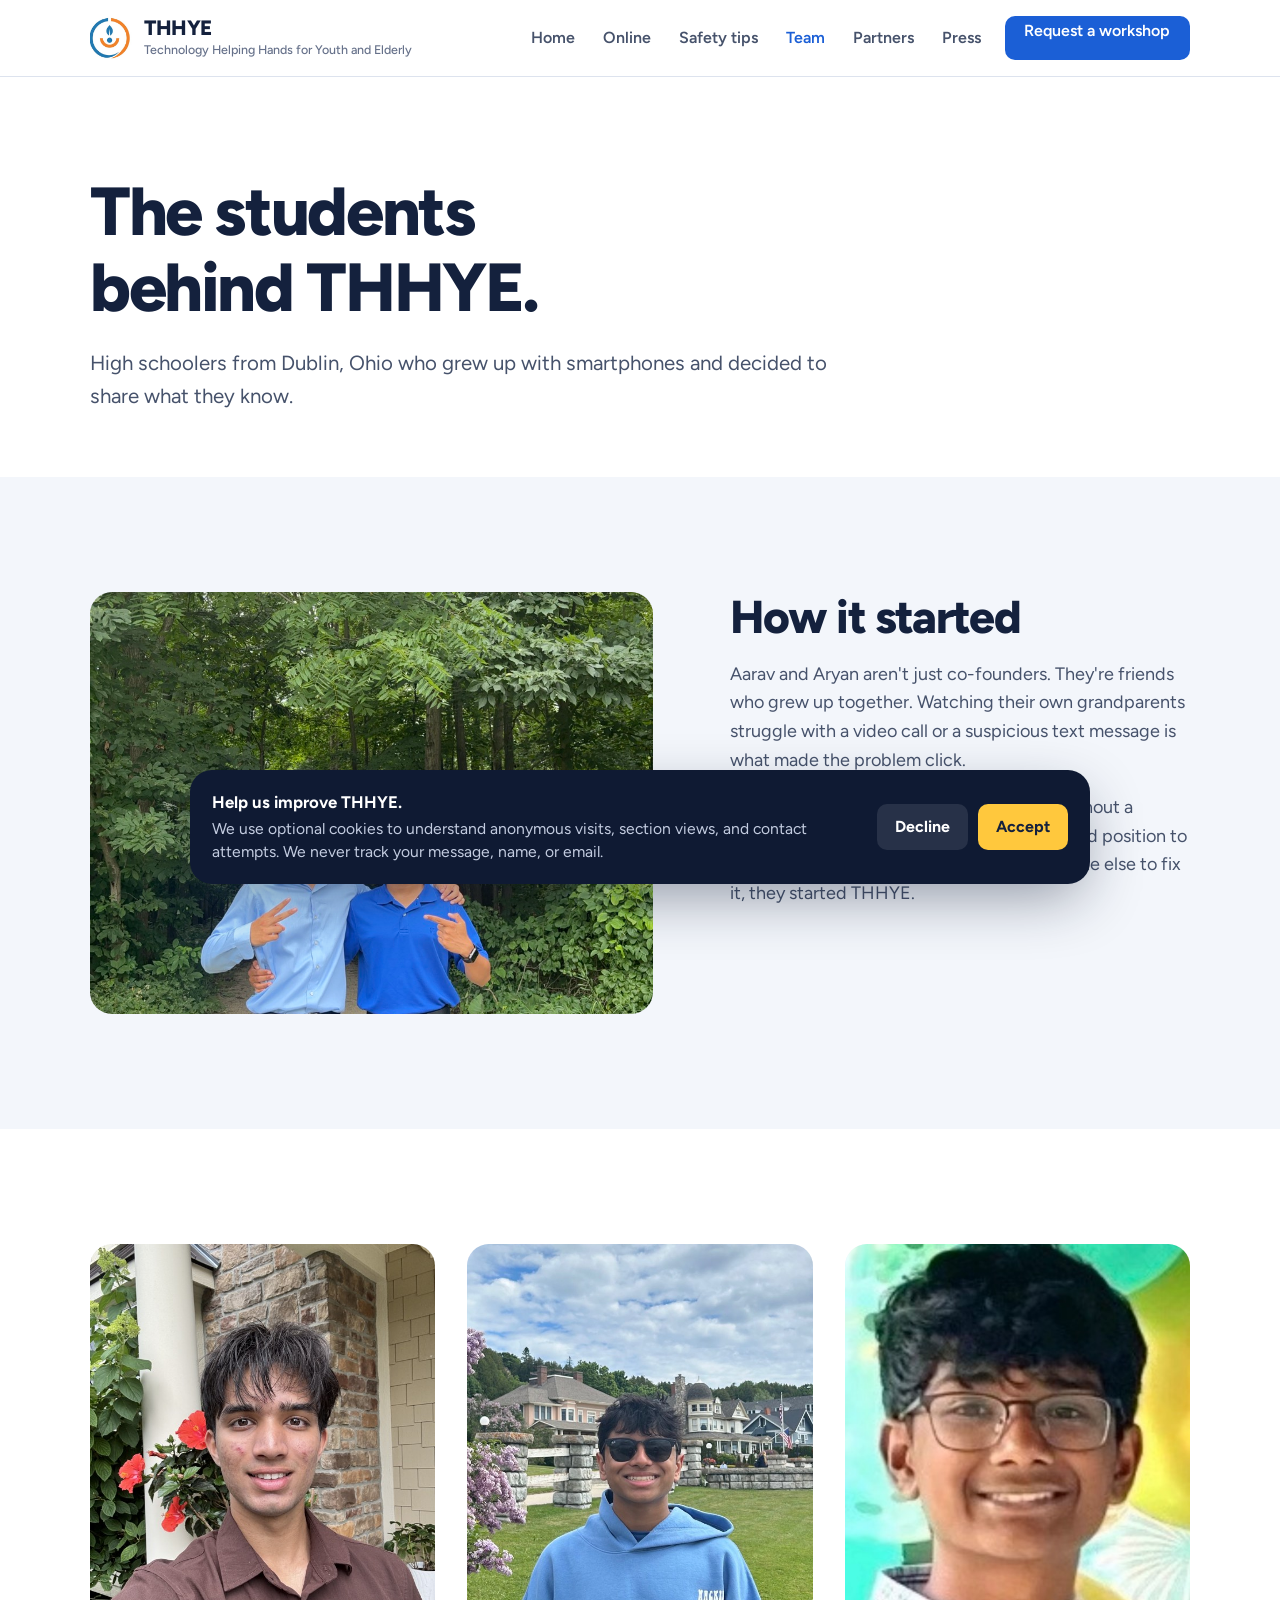
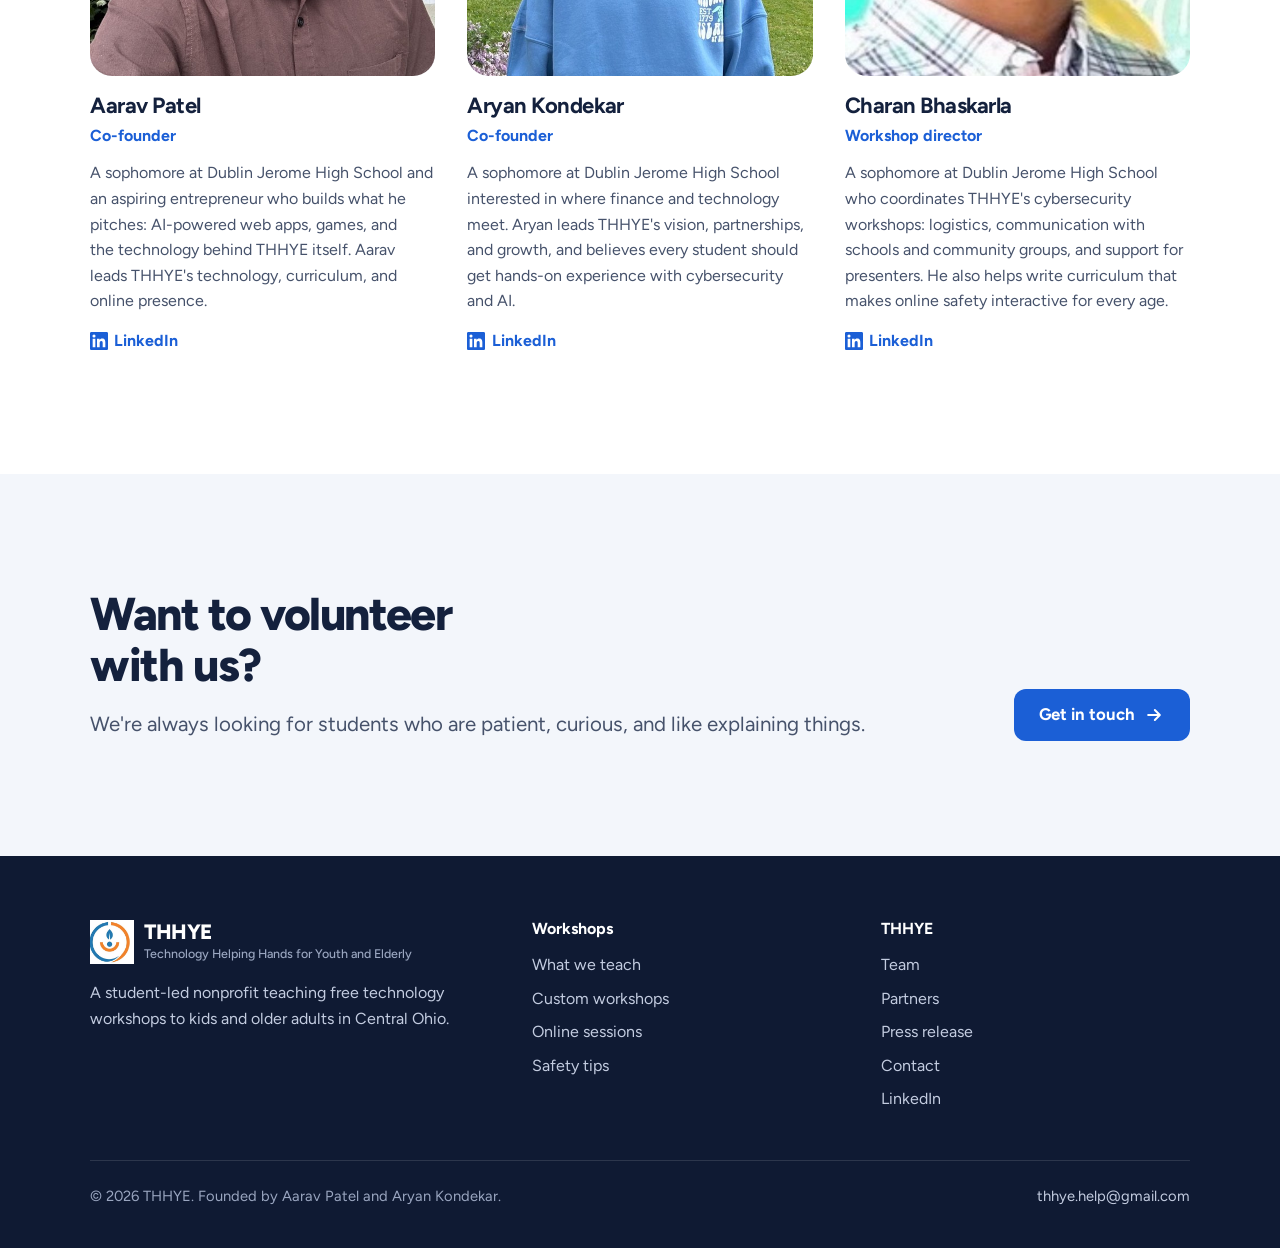
<file: team.html>
<!DOCTYPE html>
<html lang="en">
<head>
  <meta charset="UTF-8" />
  <meta name="viewport" content="width=device-width, initial-scale=1.0" />
  <meta name="google-site-verification" content="bQFy29v1kpwie2ey02_w78tLdiopfmHFIGMxXj0n1kg" />
  <title>Meet the Team — THHYE</title>
  <meta name="description" content="Meet the student volunteers behind THHYE — Aarav Patel, Aryan Kondekar, and Charan Bhaskarla — teaching free technology workshops to seniors in Delaware County and Dublin, Ohio." />
  <meta name="robots" content="index, follow" />
  <link rel="canonical" href="https://thhye.org/team.html" />
  <link rel="icon" type="image/png" href="THHYELogo.png" />
  <link rel="apple-touch-icon" href="THHYELogo.png" />

  <meta property="og:type" content="website" />
  <meta property="og:site_name" content="THHYE" />
  <meta property="og:title" content="Meet the Team — THHYE" />
  <meta property="og:description" content="Meet the student volunteers behind THHYE, a nonprofit teaching free technology workshops to seniors in Central Ohio." />
  <meta property="og:url" content="https://thhye.org/team.html" />
  <meta property="og:image" content="https://thhye.org/assets/team-founders.jpg" />

  <meta name="twitter:card" content="summary_large_image" />
  <meta name="twitter:title" content="Meet the Team — THHYE" />
  <meta name="twitter:description" content="Meet the student volunteers behind THHYE, a nonprofit teaching free technology workshops to seniors in Central Ohio." />
  <meta name="twitter:image" content="https://thhye.org/assets/team-founders.jpg" />
  <link rel="preconnect" href="https://fonts.googleapis.com" />
  <link rel="preconnect" href="https://fonts.gstatic.com" crossorigin />
  <link href="https://fonts.googleapis.com/css2?family=Figtree:wght@400;500;600;700;800&display=swap" rel="stylesheet" />
  <link rel="stylesheet" href="site.css?v=4" />

  <!-- Google Analytics (gtag.js) -->
  <script async src="https://www.googletagmanager.com/gtag/js?id=G-8VFDZ53EEH"></script>
  <script>
    window.dataLayer = window.dataLayer || [];
    function gtag(){ dataLayer.push(arguments); }
    gtag('js', new Date());
    gtag('consent', 'default', {
      analytics_storage: localStorage.getItem('thhye_cookie_consent') === 'accepted' ? 'granted' : 'denied'
    });
    gtag('config', 'G-8VFDZ53EEH', { anonymize_ip: true });
  </script>
</head>
<body>
<!--
THESIS: A clean, photo-led nonprofit site that shows real students teaching real rooms; it refuses emoji/icon-tile cards and stock "AI" polish.
OWN-WORLD: White and mist-blue pages, deep navy ink, one confident blue, sunflower yellow for highlights, green for the seniors program. Figtree throughout. Custom 64px icons: ink outline, soft offset base shape, one yellow accent.
STORY: Visitors see students teaching kids and older adults for free, learn every workshop is built for its group, and request one or join a session.
FIRST VIEWPORT: Left: headline with a hand-drawn yellow highlight, short lede, "Request a free workshop" + "See what we teach", three proof checks. Right: TACO AI workshop photo with the CMM seniors photo overlapping, and a handwritten-style note.
FORM: Canon (category standard, user-chosen); craft bar Code.org and Khan Academy. Seed fecce3bb.
FINISH: unreviewed and undocumented is unfinished; this build ends with the finish review, the verdict, and DESIGN.md
-->
<svg xmlns="http://www.w3.org/2000/svg" width="0" height="0" style="position:absolute;overflow:hidden" aria-hidden="true">
  <!--
    THHYE icon set. One grammar for every icon:
    - 64x64 grid, ink outline 2.5px, round caps and joins
    - one soft base shape (var(--ic-soft)) set slightly off-center behind the object
    - one small accent (var(--ic-accent))
    Color comes from the wrapper: color = ink, --ic-soft, --ic-accent.
  -->

  <!-- AI basics: friendly robot head, like the one on our workshop slides -->
  <symbol id="i-ai" viewBox="0 0 64 64">
    <circle cx="35" cy="37" r="22" fill="var(--ic-soft)"/>
    <g fill="none" stroke="currentColor" stroke-width="2.5" stroke-linecap="round" stroke-linejoin="round">
      <rect x="15" y="22" width="34" height="26" rx="9" fill="#fff"/>
      <path d="M32 22v-8"/>
      <path d="M11 32v8M53 32v8"/>
      <path d="M26 40q6 4 12 0"/>
    </g>
    <circle cx="32" cy="12" r="3.5" fill="var(--ic-accent)" stroke="currentColor" stroke-width="2.5"/>
    <circle cx="25.5" cy="32" r="2.6" fill="currentColor"/>
    <circle cx="38.5" cy="32" r="2.6" fill="currentColor"/>
  </symbol>

  <!-- Using AI responsibly: magnifier checking an answer -->
  <symbol id="i-factcheck" viewBox="0 0 64 64">
    <rect x="16" y="10" width="38" height="44" rx="8" fill="var(--ic-soft)"/>
    <g fill="none" stroke="currentColor" stroke-width="2.5" stroke-linecap="round" stroke-linejoin="round">
      <rect x="10" y="8" width="32" height="40" rx="5" fill="#fff"/>
      <path d="M17 18h18M17 25h14M17 32h9"/>
      <circle cx="38" cy="38" r="9" fill="#fff"/>
      <path d="M44.5 44.5l8 8"/>
      <path d="M34 38l3 3 5-6"/>
    </g>
    <circle cx="52.5" cy="52.5" r="3" fill="var(--ic-accent)"/>
  </symbol>

  <!-- Making games with AI: controller -->
  <symbol id="i-game" viewBox="0 0 64 64">
    <ellipse cx="34" cy="38" rx="25" ry="17" fill="var(--ic-soft)"/>
    <g fill="none" stroke="currentColor" stroke-width="2.5" stroke-linecap="round" stroke-linejoin="round">
      <path d="M18 22h28c6 0 9 5 10 12l1.5 9c.8 5-5 8-8.5 4l-5-6H20l-5 6c-3.5 4-9.3 1-8.5-4L8 34c1-7 4-12 10-12z" fill="#fff"/>
      <path d="M20 29v8M16 33h8"/>
    </g>
    <circle cx="42" cy="30" r="2.8" fill="var(--ic-accent)" stroke="currentColor" stroke-width="2"/>
    <circle cx="47" cy="35.5" r="2.8" fill="currentColor"/>
  </symbol>

  <!-- Digital citizenship: two speech bubbles, one kind reply -->
  <symbol id="i-citizen" viewBox="0 0 64 64">
    <rect x="12" y="16" width="44" height="36" rx="12" fill="var(--ic-soft)"/>
    <g fill="none" stroke="currentColor" stroke-width="2.5" stroke-linecap="round" stroke-linejoin="round">
      <path d="M8 12h28a5 5 0 0 1 5 5v12a5 5 0 0 1-5 5H19l-7 6v-6H8a5 5 0 0 1-5-5V17a5 5 0 0 1 5-5z" fill="#fff"/>
      <path d="M56 28H34a5 5 0 0 0-5 5v10a5 5 0 0 0 5 5h12l6 5v-5h4a5 5 0 0 0 5-5V33a5 5 0 0 0-5-5z" fill="#fff"/>
      <path d="M12 21h18M12 26h11"/>
    </g>
    <path d="M45 44.5c-3-2.3-6-4.4-6-7.2 0-1.8 1.4-3.1 3-3.1 1.3 0 2.3.7 3 1.8.7-1.1 1.7-1.8 3-1.8 1.6 0 3 1.3 3 3.1 0 2.8-3 4.9-6 7.2z" fill="var(--ic-accent)" stroke="currentColor" stroke-width="2" stroke-linejoin="round"/>
  </symbol>

  <!-- Online safety: padlock -->
  <symbol id="i-lock" viewBox="0 0 64 64">
    <circle cx="34" cy="38" r="21" fill="var(--ic-soft)"/>
    <g fill="none" stroke="currentColor" stroke-width="2.5" stroke-linecap="round" stroke-linejoin="round">
      <path d="M21 28v-7a11 11 0 0 1 22 0v7"/>
      <rect x="14" y="28" width="36" height="26" rx="6" fill="#fff"/>
      <path d="M32 40v6"/>
    </g>
    <circle cx="32" cy="38" r="3.6" fill="var(--ic-accent)" stroke="currentColor" stroke-width="2.2"/>
  </symbol>

  <!-- Smartphone basics -->
  <symbol id="i-phone" viewBox="0 0 64 64">
    <rect x="22" y="12" width="32" height="46" rx="10" fill="var(--ic-soft)"/>
    <g fill="none" stroke="currentColor" stroke-width="2.5" stroke-linecap="round" stroke-linejoin="round">
      <rect x="16" y="6" width="28" height="50" rx="6" fill="#fff"/>
      <path d="M27 50h6"/>
      <rect x="21" y="16" width="7" height="7" rx="2"/>
      <rect x="32" y="16" width="7" height="7" rx="2"/>
      <rect x="21" y="27" width="7" height="7" rx="2"/>
    </g>
    <rect x="32" y="27" width="7" height="7" rx="2" fill="var(--ic-accent)" stroke="currentColor" stroke-width="2.5"/>
    <circle cx="44" cy="8" r="4" fill="var(--ic-accent)" stroke="currentColor" stroke-width="2.2"/>
  </symbol>

  <!-- Video calling: screen split between two people -->
  <symbol id="i-video" viewBox="0 0 64 64">
    <rect x="10" y="18" width="48" height="36" rx="10" fill="var(--ic-soft)"/>
    <g fill="none" stroke="currentColor" stroke-width="2.5" stroke-linecap="round" stroke-linejoin="round">
      <rect x="5" y="12" width="48" height="34" rx="6" fill="#fff"/>
      <path d="M29 12v34"/>
      <circle cx="17" cy="25" r="4.5"/>
      <path d="M10 40c1-5 4-7.5 7-7.5s6 2.5 7 7.5"/>
      <circle cx="41" cy="25" r="4.5"/>
      <path d="M34 40c1-5 4-7.5 7-7.5s6 2.5 7 7.5"/>
      <path d="M22 54h14"/>
    </g>
    <circle cx="57" cy="14" r="4" fill="var(--ic-accent)" stroke="currentColor" stroke-width="2.2"/>
  </symbol>

  <!-- Spotting scams: a message on a fishing hook -->
  <symbol id="i-scam" viewBox="0 0 64 64">
    <circle cx="30" cy="38" r="20" fill="var(--ic-soft)"/>
    <g fill="none" stroke="currentColor" stroke-width="2.5" stroke-linecap="round" stroke-linejoin="round">
      <path d="M44 4v26a8 8 0 0 1-16 0v-4"/>
      <path d="M28 26l-3 4"/>
      <rect x="8" y="34" width="34" height="22" rx="4" fill="#fff"/>
      <path d="M8 37l17 11 17-11"/>
    </g>
    <path d="M51 34l6 10H45z" fill="var(--ic-accent)" stroke="currentColor" stroke-width="2.2" stroke-linejoin="round"/>
    <path d="M51 38v2.5" stroke="currentColor" stroke-width="2" stroke-linecap="round"/>
  </symbol>

  <!-- Social media: shared photo with a like -->
  <symbol id="i-social" viewBox="0 0 64 64">
    <rect x="14" y="14" width="42" height="42" rx="10" fill="var(--ic-soft)"/>
    <g fill="none" stroke="currentColor" stroke-width="2.5" stroke-linecap="round" stroke-linejoin="round">
      <rect x="7" y="8" width="40" height="40" rx="6" fill="#fff"/>
      <path d="M7 38l11-11 9 9 6-6 14 14"/>
      <circle cx="35" cy="19" r="4"/>
    </g>
    <path d="M50 58c-4.5-3.4-9-6.6-9-10.6 0-2.6 2-4.6 4.5-4.6 2 0 3.5 1 4.5 2.7 1-1.7 2.5-2.7 4.5-2.7 2.5 0 4.5 2 4.5 4.6 0 4-4.5 7.2-9 10.6z" fill="var(--ic-accent)" stroke="currentColor" stroke-width="2.2" stroke-linejoin="round"/>
  </symbol>

  <!-- Online sessions: laptop with a live call -->
  <symbol id="i-laptop" viewBox="0 0 64 64">
    <rect x="12" y="14" width="44" height="36" rx="9" fill="var(--ic-soft)"/>
    <g fill="none" stroke="currentColor" stroke-width="2.5" stroke-linecap="round" stroke-linejoin="round">
      <rect x="10" y="10" width="40" height="28" rx="4" fill="#fff"/>
      <path d="M4 46h52l-4 6H8z" fill="#fff"/>
      <circle cx="30" cy="21" r="4"/>
      <path d="M23 32c1-4 4-6 7-6s6 2 7 6"/>
    </g>
    <circle cx="44" cy="15.5" r="2.6" fill="var(--ic-accent)" stroke="currentColor" stroke-width="2"/>
  </symbol>

  <!-- Library: stack of books -->
  <symbol id="i-library" viewBox="0 0 64 64">
    <rect x="12" y="18" width="44" height="38" rx="10" fill="var(--ic-soft)"/>
    <g fill="none" stroke="currentColor" stroke-width="2.5" stroke-linecap="round" stroke-linejoin="round">
      <rect x="8" y="44" width="44" height="10" rx="3" fill="#fff"/>
      <rect x="12" y="34" width="38" height="10" rx="3" fill="#fff"/>
      <path d="M18 34l4-22 10 2-4 20" fill="#fff"/>
      <path d="M44 44v10M18 44v10"/>
    </g>
    <rect x="34" y="14" width="9" height="20" rx="2" fill="var(--ic-accent)" stroke="currentColor" stroke-width="2.5"/>
  </symbol>

  <!-- A group of people -->
  <symbol id="i-group" viewBox="0 0 64 64">
    <ellipse cx="34" cy="40" rx="25" ry="18" fill="var(--ic-soft)"/>
    <g fill="none" stroke="currentColor" stroke-width="2.5" stroke-linecap="round" stroke-linejoin="round">
      <circle cx="16" cy="24" r="5.5" fill="#fff"/>
      <path d="M5 46c1-8 5-12 11-12s8 3 9 6" fill="#fff"/>
      <circle cx="48" cy="24" r="5.5" fill="#fff"/>
      <path d="M59 46c-1-8-5-12-11-12s-8 3-9 6" fill="#fff"/>
      <circle cx="32" cy="22" r="7" fill="#fff"/>
      <path d="M18 54c1-10 6-16 14-16s13 6 14 16z" fill="var(--ic-accent)"/>
    </g>
  </symbol>

  <!-- Planning a custom workshop: clipboard checklist -->
  <symbol id="i-plan" viewBox="0 0 64 64">
    <rect x="16" y="14" width="40" height="44" rx="10" fill="var(--ic-soft)"/>
    <g fill="none" stroke="currentColor" stroke-width="2.5" stroke-linecap="round" stroke-linejoin="round">
      <rect x="10" y="10" width="36" height="46" rx="5" fill="#fff"/>
      <path d="M17 24l3 3 5-5M17 36l3 3 5-5"/>
      <path d="M30 25h9M30 37h9M17 48h22"/>
    </g>
    <rect x="20" y="5" width="16" height="9" rx="3" fill="var(--ic-accent)" stroke="currentColor" stroke-width="2.5"/>
  </symbol>

  <!-- Teaching: a presenter at a slide -->
  <symbol id="i-teach" viewBox="0 0 64 64">
    <rect x="10" y="12" width="46" height="34" rx="9" fill="var(--ic-soft)"/>
    <g fill="none" stroke="currentColor" stroke-width="2.5" stroke-linecap="round" stroke-linejoin="round">
      <rect x="18" y="6" width="40" height="28" rx="4" fill="#fff"/>
      <path d="M25 15h18M25 22h12"/>
      <circle cx="12" cy="30" r="5" fill="#fff"/>
      <path d="M3 58c0-11 4-18 9-18 3 0 5 2 7 5l9-7"/>
      <path d="M12 58V48"/>
    </g>
    <circle cx="46" cy="22" r="3.4" fill="var(--ic-accent)" stroke="currentColor" stroke-width="2.2"/>
  </symbol>

  <!-- Hand-off / partners: two hands meeting -->
  <symbol id="i-partner" viewBox="0 0 64 64">
    <circle cx="33" cy="36" r="21" fill="var(--ic-soft)"/>
    <g fill="none" stroke="currentColor" stroke-width="2.5" stroke-linecap="round" stroke-linejoin="round">
      <path d="M4 28l10-6 10 4 8-3 10 3 10-4 8 6"/>
      <path d="M14 22v18l12 12c2 2 5 2 6 0 2 1 5 0 5-3 2 0 4-2 3-5 2-1 3-4 1-6l-9-9" fill="#fff"/>
      <path d="M50 22v18M32 23l-8 8c-2 2 0 5 3 4l7-5"/>
    </g>
    <circle cx="49" cy="48" r="4" fill="var(--ic-accent)" stroke="currentColor" stroke-width="2.2"/>
  </symbol>

  <!-- Safety habits -->
  <symbol id="i-hangup" viewBox="0 0 64 64">
    <circle cx="34" cy="36" r="21" fill="var(--ic-soft)"/>
    <path d="M14 10l7 0 4 11-5 4c3 7 8 12 15 15l4-5 11 4v7c0 3-2 5-5 5C26 51 9 34 9 15c0-3 2-5 5-5z" fill="#fff" stroke="currentColor" stroke-width="2.5" stroke-linejoin="round"/>
    <path d="M40 10h14v14" fill="none" stroke="currentColor" stroke-width="2.5" stroke-linecap="round" stroke-linejoin="round"/>
    <path d="M54 10L40 24" stroke="currentColor" stroke-width="2.5" stroke-linecap="round"/>
    <circle cx="54" cy="10" r="3.5" fill="var(--ic-accent)" stroke="currentColor" stroke-width="2"/>
  </symbol>

  <symbol id="i-link" viewBox="0 0 64 64">
    <circle cx="33" cy="35" r="21" fill="var(--ic-soft)"/>
    <g fill="none" stroke="currentColor" stroke-width="2.5" stroke-linecap="round" stroke-linejoin="round">
      <path d="M28 36l-6 6a7 7 0 0 1-10-10l8-8a7 7 0 0 1 10 0" fill="#fff"/>
      <path d="M36 28l6-6a7 7 0 0 1 10 10l-8 8a7 7 0 0 1-10 0" fill="#fff"/>
      <path d="M8 56l48-48"/>
    </g>
    <circle cx="56" cy="8" r="3.5" fill="var(--ic-accent)" stroke="currentColor" stroke-width="2"/>
  </symbol>

  <symbol id="i-key" viewBox="0 0 64 64">
    <circle cx="34" cy="36" r="21" fill="var(--ic-soft)"/>
    <g fill="none" stroke="currentColor" stroke-width="2.5" stroke-linecap="round" stroke-linejoin="round">
      <circle cx="20" cy="24" r="12" fill="#fff"/>
      <path d="M29 32l24 24M44 47l5-5M50 53l5-5"/>
    </g>
    <circle cx="17" cy="21" r="3.5" fill="var(--ic-accent)" stroke="currentColor" stroke-width="2"/>
  </symbol>

  <symbol id="i-giftcard" viewBox="0 0 64 64">
    <rect x="12" y="18" width="46" height="34" rx="9" fill="var(--ic-soft)"/>
    <g fill="none" stroke="currentColor" stroke-width="2.5" stroke-linecap="round" stroke-linejoin="round">
      <rect x="6" y="14" width="44" height="30" rx="5" fill="#fff"/>
      <path d="M22 14v30M6 26h44"/>
      <path d="M22 26c-6-8-12-4-8 0M22 26c6-8 12-4 8 0"/>
    </g>
    <circle cx="48" cy="46" r="10" fill="var(--ic-accent)" stroke="currentColor" stroke-width="2.5"/>
    <path d="M44 42l8 8M52 42l-8 8" stroke="currentColor" stroke-width="2.5" stroke-linecap="round"/>
  </symbol>

  <symbol id="i-ask" viewBox="0 0 64 64">
    <ellipse cx="34" cy="40" rx="24" ry="18" fill="var(--ic-soft)"/>
    <g fill="none" stroke="currentColor" stroke-width="2.5" stroke-linecap="round" stroke-linejoin="round">
      <circle cx="18" cy="30" r="6" fill="#fff"/>
      <path d="M6 56c1-9 5-14 12-14s11 5 12 14"/>
      <circle cx="46" cy="30" r="6" fill="#fff"/>
      <path d="M34 56c1-9 5-14 12-14s11 5 12 14"/>
      <path d="M26 6h16a4 4 0 0 1 4 4v6a4 4 0 0 1-4 4h-6l-4 4v-4h-6a4 4 0 0 1-4-4v-6a4 4 0 0 1 4-4z" fill="var(--ic-accent)"/>
    </g>
    <path d="M31 11.5a3 3 0 1 1 3.5 3c-.5.2-.5.6-.5 1" fill="none" stroke="currentColor" stroke-width="2" stroke-linecap="round"/>
  </symbol>

  <!-- Contact -->
  <symbol id="i-mail" viewBox="0 0 64 64">
    <rect x="12" y="18" width="46" height="36" rx="9" fill="var(--ic-soft)"/>
    <g fill="none" stroke="currentColor" stroke-width="2.5" stroke-linecap="round" stroke-linejoin="round">
      <rect x="6" y="14" width="46" height="32" rx="5" fill="#fff"/>
      <path d="M6 18l23 16 23-16"/>
    </g>
    <circle cx="50" cy="14" r="5" fill="var(--ic-accent)" stroke="currentColor" stroke-width="2.2"/>
  </symbol>

  <symbol id="i-pin" viewBox="0 0 64 64">
    <ellipse cx="34" cy="52" rx="20" ry="7" fill="var(--ic-soft)"/>
    <path d="M30 56C19 44 13 34 13 25a17 17 0 0 1 34 0c0 9-6 19-17 31z" fill="#fff" stroke="currentColor" stroke-width="2.5" stroke-linejoin="round"/>
    <circle cx="30" cy="25" r="6" fill="var(--ic-accent)" stroke="currentColor" stroke-width="2.5"/>
  </symbol>

  <symbol id="i-calendar" viewBox="0 0 64 64">
    <rect x="14" y="16" width="44" height="40" rx="9" fill="var(--ic-soft)"/>
    <g fill="none" stroke="currentColor" stroke-width="2.5" stroke-linecap="round" stroke-linejoin="round">
      <rect x="7" y="12" width="44" height="40" rx="5" fill="#fff"/>
      <path d="M7 22h44M18 7v9M40 7v9"/>
      <path d="M15 31h5M27 31h5M15 41h5"/>
    </g>
    <rect x="37" y="37" width="8" height="8" rx="2" fill="var(--ic-accent)" stroke="currentColor" stroke-width="2.2"/>
  </symbol>

  <!-- Small UI marks -->
  <symbol id="i-arrow" viewBox="0 0 24 24">
    <path d="M5 12h13M13 6l6 6-6 6" fill="none" stroke="currentColor" stroke-width="2.4" stroke-linecap="round" stroke-linejoin="round"/>
  </symbol>
  <symbol id="i-external" viewBox="0 0 24 24">
    <path d="M14 5h5v5M19 5l-8 8M17 14v4a1 1 0 0 1-1 1H6a1 1 0 0 1-1-1V8a1 1 0 0 1 1-1h4" fill="none" stroke="currentColor" stroke-width="2.2" stroke-linecap="round" stroke-linejoin="round"/>
  </symbol>
  <symbol id="i-check" viewBox="0 0 24 24">
    <path d="M5 12.5l4.5 4.5L19 7.5" fill="none" stroke="currentColor" stroke-width="2.6" stroke-linecap="round" stroke-linejoin="round"/>
  </symbol>
  <symbol id="i-whatsapp" viewBox="0 0 32 32">
    <path fill="currentColor" d="M16.004 0C7.164 0 0 7.163 0 16c0 2.822.738 5.556 2.14 7.965L.052 32l8.24-2.163A15.9 15.9 0 0 0 16.004 32C24.84 32 32 24.837 32 16S24.84 0 16.004 0zm0 29.27a13.24 13.24 0 0 1-6.75-1.847l-.484-.288-4.892 1.284 1.307-4.77-.315-.49A13.24 13.24 0 0 1 2.73 16C2.73 8.66 8.664 2.73 16.004 2.73 23.34 2.73 29.27 8.66 29.27 16s-5.93 13.27-13.266 13.27zm7.27-9.94c-.398-.2-2.354-1.163-2.72-1.296-.365-.133-.63-.2-.897.2-.265.398-1.03 1.296-1.263 1.562-.232.266-.464.3-.862.1-.398-.2-1.68-.62-3.2-1.976-1.183-1.056-1.982-2.36-2.214-2.76-.232-.398-.025-.613.175-.812.18-.18.398-.464.597-.696.2-.232.265-.398.398-.663.133-.266.066-.498-.033-.696-.1-.2-.897-2.164-1.23-2.963-.324-.78-.653-.675-.897-.688l-.764-.013c-.265 0-.696.1-1.06.498-.365.398-1.395 1.363-1.395 3.326s1.428 3.86 1.627 4.127c.2.266 2.81 4.29 6.81 6.017.951.41 1.694.655 2.273.838.955.304 1.824.261 2.51.158.766-.114 2.354-.962 2.686-1.892.332-.93.332-1.727.232-1.892-.1-.166-.365-.266-.763-.465z"/>
  </symbol>
  <symbol id="i-linkedin" viewBox="0 0 24 24">
    <path fill="currentColor" d="M20.45 20.45h-3.55v-5.57c0-1.33-.03-3.04-1.86-3.04-1.85 0-2.13 1.45-2.13 2.94v5.67H9.35V9h3.41v1.56h.05c.48-.9 1.64-1.85 3.37-1.85 3.6 0 4.27 2.37 4.27 5.46v6.28zM5.34 7.43a2.06 2.06 0 1 1 0-4.13 2.06 2.06 0 0 1 0 4.13zM7.12 20.45H3.56V9h3.56v11.45zM22.22 0H1.77C.79 0 0 .77 0 1.73v20.54C0 23.23.79 24 1.77 24h20.45c.98 0 1.78-.77 1.78-1.73V1.73C24 .77 23.2 0 22.22 0z"/>
  </symbol>
</svg>

  <header class="site-header">
    <div class="wrap">
      <a class="brand" href="index.html">
        <img src="assets/thhye-mark.png" alt="" />
        <span><strong>THHYE</strong><small>Technology Helping Hands for Youth and Elderly</small></span>
      </a>
      <button class="menu-btn" type="button" aria-expanded="false" aria-controls="nav"><span></span>Menu</button>
      <ul class="nav" id="nav">
        <li><a href="index.html">Home</a></li><li><a href="online-workshops.html">Online</a></li><li><a href="safety-resources.html">Safety tips</a></li><li><a href="team.html" aria-current="page">Team</a></li><li><a href="partnerships.html">Partners</a></li><li><a href="press.html">Press</a></li>
        <li><a class="btn btn-primary" href="contact.html">Request a workshop</a></li>
      </ul>
    </div>
  </header>

  <main>

    <section class="page-head">
      <div class="wrap">
        <h1>The students behind THHYE.</h1>
        <p class="lede">High schoolers from Dublin, Ohio who grew up with smartphones and decided to share what they know.</p>
      </div>
    </section>

    <section class="section tint">
      <div class="wrap split">
        <img src="assets/team-founders.jpg" alt="THHYE co-founders Aarav Patel and Aryan Kondekar" style="border-radius:22px;width:100%;aspect-ratio:4/3;object-fit:cover" />
        <div class="prose">
          <h2>How it started</h2>
          <p>Aarav and Aryan aren't just co-founders. They're friends who grew up together. Watching their own grandparents struggle with a video call or a suspicious text message is what made the problem click.</p>
          <p>As students who've never known a world without a smartphone, they realized they were in a good position to close that gap. Instead of waiting for someone else to fix it, they started THHYE.</p>
        </div>
      </div>
    </section>

    <section class="section">
      <div class="wrap">
        <div class="people">
          <article class="person">
            <img src="assets/team-aarav.jpg" alt="Aarav Patel" />
            <h3>Aarav Patel</h3>
            <div class="role">Co-founder</div>
            <p>A sophomore at Dublin Jerome High School and an aspiring entrepreneur who builds what he pitches: AI-powered web apps, games, and the technology behind THHYE itself. Aarav leads THHYE's technology, curriculum, and online presence.</p>
            <a class="text-link" href="https://www.linkedin.com/in/aarav-patel-5a5110396" target="_blank" rel="noopener noreferrer"><svg class="ui" aria-hidden="true"><use href="#i-linkedin"/></svg> LinkedIn</a>
          </article>
          <article class="person">
            <img src="assets/team-aryan.jpg" alt="Aryan Kondekar" />
            <h3>Aryan Kondekar</h3>
            <div class="role">Co-founder</div>
            <p>A sophomore at Dublin Jerome High School interested in where finance and technology meet. Aryan leads THHYE's vision, partnerships, and growth, and believes every student should get hands-on experience with cybersecurity and AI.</p>
            <a class="text-link" href="https://www.linkedin.com/in/aryan-kondekar-037060394/" target="_blank" rel="noopener noreferrer"><svg class="ui" aria-hidden="true"><use href="#i-linkedin"/></svg> LinkedIn</a>
          </article>
          <article class="person">
            <img src="assets/team-charan.jpg" alt="Charan Bhaskarla" />
            <h3>Charan Bhaskarla</h3>
            <div class="role">Workshop director</div>
            <p>A sophomore at Dublin Jerome High School who coordinates THHYE's cybersecurity workshops: logistics, communication with schools and community groups, and support for presenters. He also helps write curriculum that makes online safety interactive for every age.</p>
            <a class="text-link" href="https://www.linkedin.com/in/sricharan-bhaskarla-a98559380/" target="_blank" rel="noopener noreferrer"><svg class="ui" aria-hidden="true"><use href="#i-linkedin"/></svg> LinkedIn</a>
          </article>
        </div>
      </div>
    </section>

    <section class="section tint closing">
      <div class="wrap">
        <div>
          <h2>Want to volunteer with us?</h2>
          <p class="lede">We're always looking for students who are patient, curious, and like explaining things.</p>
        </div>
        <div class="actions">
          <a class="btn btn-primary" href="contact.html">Get in touch <svg class="ui" aria-hidden="true"><use href="#i-arrow"/></svg></a>
        </div>
      </div>
    </section>
  </main>

  <footer class="site-footer">
    <div class="wrap">
      <div class="top">
        <div>
          <a class="brand" href="index.html">
            <img src="assets/thhye-mark.png" alt="" />
            <span><strong>THHYE</strong><small>Technology Helping Hands for Youth and Elderly</small></span>
          </a>
          <p>A student-led nonprofit teaching free technology workshops to kids and older adults in Central Ohio.</p>
        </div>
        <div>
          <h4>Workshops</h4>
          <ul>
            <li><a href="index.html#programs">What we teach</a></li>
            <li><a href="index.html#custom">Custom workshops</a></li>
            <li><a href="online-workshops.html">Online sessions</a></li>
            <li><a href="safety-resources.html">Safety tips</a></li>
          </ul>
        </div>
        <div>
          <h4>THHYE</h4>
          <ul>
            <li><a href="team.html">Team</a></li>
            <li><a href="partnerships.html">Partners</a></li>
            <li><a href="press.html">Press release</a></li>
            <li><a href="contact.html">Contact</a></li>
            <li><a href="https://www.linkedin.com/company/thhye-technology-helping-hands-for-youth-and-elderly/" target="_blank" rel="noopener noreferrer">LinkedIn</a></li>
          </ul>
        </div>
      </div>
      <div class="bottom">
        <span>© 2026 THHYE. Founded by Aarav Patel and Aryan Kondekar.</span>
        <a href="mailto:thhye.help@gmail.com">thhye.help@gmail.com</a>
      </div>
    </div>
  </footer>
  <div class="cookie-banner" id="cookie-banner" role="dialog" aria-live="polite" aria-label="Cookie consent">
    <div class="cookie-copy">
      <strong>Help us improve THHYE.</strong>
      We use optional cookies to understand anonymous visits, section views, and contact attempts. We never track your message, name, or email.
    </div>
    <div class="cookie-actions">
      <button class="cookie-btn decline" type="button" onclick="setCookieConsent(false)">Decline</button>
      <button class="cookie-btn accept" type="button" onclick="setCookieConsent(true)">Accept</button>
    </div>
  </div>
  <script src="common.js"></script>
  <script src="site.js"></script>
</body>
</html>
</file>
<file: site.css>
/* THHYE redesign — clean nonprofit system */

:root {
  --ink: #14213d;
  --ink-2: #46526b;
  --ink-3: #66718a;
  --line: #dde3ee;
  --paper: #ffffff;
  --mist: #f3f6fb;
  --blue: #1b5fd6;
  --blue-deep: #12449f;
  --blue-soft: #d9e7ff;
  --green: #137a52;
  --green-soft: #d3f1e2;
  --sun: #ffc83d;
  --sun-soft: #fff1c7;
  --night: #0f1a33;

  --radius: 14px;
  --radius-lg: 22px;
  --shadow: 0 1px 2px rgba(20, 33, 61, .06), 0 10px 30px -12px rgba(20, 33, 61, .18);
  --wrap: 1180px;
  --gutter: clamp(16px, 4vw, 40px);
  --ease: cubic-bezier(.16, 1, .3, 1);
}

*, *::before, *::after { box-sizing: border-box; }
html { -webkit-text-size-adjust: 100%; scroll-padding-top: 96px; }
@media (prefers-reduced-motion: no-preference) { html { scroll-behavior: smooth; } }

body {
  margin: 0;
  background: var(--paper);
  color: var(--ink);
  font-family: 'Figtree', system-ui, sans-serif;
  font-size: 1.125rem;
  line-height: 1.6;
  -webkit-font-smoothing: antialiased;
  text-rendering: optimizeLegibility;
}

img { max-width: 100%; display: block; }
a { color: var(--blue); text-underline-offset: .2em; text-decoration-thickness: 1.5px; }
a:hover { color: var(--blue-deep); }
::selection { background: var(--sun); color: var(--ink); }
:focus-visible { outline: 3px solid var(--blue); outline-offset: 3px; border-radius: 6px; }

h1, h2, h3, h4 { margin: 0; line-height: 1.12; letter-spacing: -0.022em; text-wrap: balance; }
h1 { font-size: clamp(2.5rem, 5.4vw, 4.25rem); font-weight: 800; letter-spacing: -0.035em; }
h2 { font-size: clamp(2rem, 3.6vw, 2.9rem); font-weight: 800; letter-spacing: -0.03em; }
h3 { font-size: 1.375rem; font-weight: 700; }
p { margin: 0; text-wrap: pretty; }

.wrap { max-width: var(--wrap); margin: 0 auto; padding: 0 var(--gutter); }
.lede { font-size: clamp(1.15rem, 1.6vw, 1.3rem); color: var(--ink-2); max-width: 60ch; }
.muted { color: var(--ink-2); }

.icon { width: 56px; height: 56px; flex: none; color: var(--ink); --ic-soft: #b9d2ff; --ic-accent: var(--sun); }
.icon.sm { width: 44px; height: 44px; }
.icon.lg { width: 76px; height: 76px; }
.icon.green { --ic-soft: #a9e3c6; }
.icon.sunny { --ic-soft: var(--sun-soft); --ic-accent: var(--blue-soft); }
.ui { width: 20px; height: 20px; flex: none; }

/* ---------- Buttons ---------- */
.btn {
  display: inline-flex; align-items: center; gap: .55em;
  min-height: 52px; padding: 0 1.4em;
  border-radius: 12px; border: 2px solid transparent;
  font: inherit; font-weight: 700; font-size: 1.05rem; text-decoration: none;
  cursor: pointer;
  transition: background-color .2s, color .2s, border-color .2s, transform .2s var(--ease);
}
.btn .ui { transition: transform .25s var(--ease); }
.btn:hover .ui { transform: translateX(3px); }
.btn:active { transform: translateY(1px); }
.btn-primary { background: var(--blue); color: #fff; }
.btn-primary:hover { background: var(--blue-deep); color: #fff; }
.btn-ghost { background: transparent; color: var(--ink); border-color: var(--line); }
.btn-ghost:hover { border-color: var(--ink); color: var(--ink); }
.btn-sun { background: var(--sun); color: var(--ink); }
.btn-sun:hover { background: #ffd666; color: var(--ink); }
.btn-light { background: #fff; color: var(--blue-deep); }
.btn-light:hover { background: var(--sun-soft); color: var(--ink); }

.text-link { display: inline-flex; align-items: center; gap: .4em; font-weight: 700; text-decoration: none; }
.text-link:hover .ui { transform: translateX(3px); }
.text-link .ui { width: 18px; height: 18px; transition: transform .25s var(--ease); }

/* ---------- Header ---------- */
.site-header {
  position: sticky; top: 0; z-index: 50;
  background: rgba(255, 255, 255, .94);
  backdrop-filter: saturate(1.4) blur(10px);
  border-bottom: 1px solid var(--line);
}
.site-header .wrap { display: flex; align-items: center; gap: 24px; min-height: 76px; }
.brand { display: flex; align-items: center; gap: 10px; text-decoration: none; color: var(--ink); margin-right: auto; }
.brand img { width: 44px; height: 44px; object-fit: contain; }
.brand strong { font-size: 1.3rem; font-weight: 800; letter-spacing: -0.02em; display: block; line-height: 1; }
.brand small { display: block; font-size: .78rem; color: var(--ink-3); font-weight: 500; line-height: 1.3; margin-top: 3px; }
.nav { display: flex; align-items: center; gap: 4px; list-style: none; margin: 0; padding: 0; }
.nav a { display: block; white-space: nowrap; padding: 10px 12px; border-radius: 10px; font-size: 1rem; font-weight: 600; color: var(--ink-2); text-decoration: none; }
.nav a:hover { color: var(--ink); background: var(--mist); }
.nav a[aria-current="page"] { color: var(--blue); }
.nav .btn { min-height: 44px; padding: 0 1.1em; margin-left: 8px; font-size: 1rem; color: #fff; }
.nav .btn:hover { background: var(--blue-deep); color: #fff; }
.menu-btn { display: none; }

@media (max-width: 1140px) {
  .brand small { display: none; }
  .menu-btn {
    display: inline-flex; align-items: center; gap: 8px;
    min-height: 44px; padding: 0 14px; border-radius: 10px;
    border: 2px solid var(--line); background: #fff; color: var(--ink);
    font: inherit; font-weight: 700; font-size: 1rem; cursor: pointer;
  }
  .menu-btn span { display: block; width: 18px; height: 2px; background: currentColor; border-radius: 2px; position: relative; }
  .menu-btn span::before, .menu-btn span::after { content: ''; position: absolute; left: 0; width: 18px; height: 2px; background: currentColor; border-radius: 2px; }
  .menu-btn span::before { top: -6px; } .menu-btn span::after { top: 6px; }
  .nav {
    position: absolute; top: 100%; left: 0; right: 0;
    flex-direction: column; align-items: stretch; gap: 2px;
    background: #fff; border-bottom: 1px solid var(--line);
    padding: 12px var(--gutter) 20px;
    box-shadow: 0 20px 30px -20px rgba(20, 33, 61, .25);
    display: none;
  }
  .nav.open { display: flex; }
  .nav a { padding: 14px 12px; font-size: 1.1rem; }
  .nav .btn { margin: 8px 0 0; justify-content: center; min-height: 52px; }
}

/* ---------- Sections ---------- */
.section { padding: clamp(72px, 9vw, 120px) 0; }
.section.tint { background: var(--mist); }
.section-head { max-width: 760px; margin-bottom: clamp(36px, 5vw, 56px); }
.section-head h2 + p { margin-top: 18px; }

/* ---------- Page header (inner pages) ---------- */
.page-head { padding: clamp(56px, 8vw, 96px) 0 clamp(40px, 5vw, 64px); }
.page-head h1 { max-width: 16ch; }
.page-head .lede { margin-top: 22px; }
.page-head.with-art .wrap { display: grid; grid-template-columns: 1fr auto; gap: 40px; align-items: end; }
.page-head .head-art { width: clamp(120px, 16vw, 180px); height: auto; aspect-ratio: 1; }
@media (max-width: 720px) { .page-head.with-art .wrap { grid-template-columns: 1fr; } .page-head .head-art { display: none; } }

/* ---------- Home hero ---------- */
.hero { padding: clamp(48px, 7vw, 88px) 0 clamp(56px, 7vw, 96px); overflow: hidden; }
.hero .wrap { display: grid; grid-template-columns: 1.02fr 1fr; gap: clamp(32px, 5vw, 72px); align-items: center; }
.hero h1 { max-width: 13ch; }
.mark { position: relative; white-space: nowrap; z-index: 0; }
.mark svg { position: absolute; left: -2%; bottom: -.12em; width: 104%; height: .42em; z-index: -1; overflow: visible; }
.mark path { fill: none; stroke: var(--sun); stroke-width: 12; stroke-linecap: round; }
.hero .lede { margin-top: 24px; }
.hero-actions { display: flex; flex-wrap: wrap; gap: 12px; margin-top: 34px; }
.hero-proof { display: flex; flex-wrap: wrap; gap: 10px 22px; margin-top: 30px; padding: 0; list-style: none; font-size: 1rem; font-weight: 600; color: var(--ink-2); }
.hero-proof li { display: flex; align-items: center; gap: 8px; }
.hero-proof .ui { color: var(--green); width: 20px; height: 20px; }

.hero-photos { position: relative; aspect-ratio: 1 / .92; }
.hero-photos figure { margin: 0; position: absolute; border-radius: var(--radius-lg); overflow: hidden; box-shadow: var(--shadow); background: var(--mist); }
.hero-photos img { width: 100%; height: 100%; object-fit: cover; }
.hero-photos .p1 img { object-position: center 80%; }
.hero-photos .p1 { inset: 0 0 22% 10%; }
.hero-photos .p2 { left: 0; bottom: 0; width: 50%; aspect-ratio: 4 / 3; border: 6px solid #fff; }
.hero-photos figcaption {
  position: absolute; right: 0; bottom: 4%;
  width: 44%;
  font-size: .95rem; line-height: 1.4; color: var(--ink-2);
}
.hero-photos figcaption strong { color: var(--ink); display: block; font-size: 1rem; }
.hero-note { position: absolute; right: 0; bottom: 0; width: 45%; font-size: .95rem; line-height: 1.45; color: var(--ink-2); }
.hero-note strong { display: block; color: var(--ink); }
.hero-note svg.scribble { width: 80px; height: 50px; color: var(--ink); margin-bottom: 4px; margin-left: -6px; overflow: visible; }
@media (max-width: 900px) {
  .hero .wrap { grid-template-columns: 1fr; }
  .hero-photos { max-width: 620px; }
}

/* Draw-on motion: the hero highlight and the photo-note scribble */
@media (prefers-reduced-motion: no-preference) {
  .draw path { stroke-dasharray: var(--len, 400); stroke-dashoffset: var(--len, 400); animation: draw 1s var(--ease) forwards; animation-delay: var(--delay, .35s); }
  @keyframes draw { to { stroke-dashoffset: 0; } }
  .hero-photos .p1 { animation: settle .9s var(--ease) both; }
  .hero-photos .p2 { animation: settle .9s .12s var(--ease) both; }
  @keyframes settle { from { transform: translateY(14px) scale(.985); opacity: 0; } }
}

/* ---------- Partner strip ---------- */
.partners-strip { border-top: 1px solid var(--line); border-bottom: 1px solid var(--line); padding: 28px 0; }
.partners-strip .wrap { display: flex; align-items: center; gap: clamp(20px, 4vw, 56px); flex-wrap: wrap; }
.partners-strip p { font-weight: 600; color: var(--ink-2); font-size: 1rem; max-width: 22ch; line-height: 1.4; }
.partners-strip ul { display: flex; align-items: center; gap: clamp(20px, 4vw, 48px); flex-wrap: wrap; list-style: none; margin: 0; padding: 0; }
.partners-strip img { height: 48px; width: auto; object-fit: contain; }
.partners-strip img.round { height: 60px; }
.partners-strip .lib { display: flex; align-items: center; gap: 10px; font-weight: 700; font-size: .98rem; line-height: 1.25; color: var(--ink); }

/* ---------- Programs ---------- */
.programs { display: grid; grid-template-columns: 1fr 1fr; gap: clamp(20px, 3vw, 32px); }
.program { background: #fff; border-radius: var(--radius-lg); overflow: hidden; border: 1px solid var(--line); display: flex; flex-direction: column; }
.program-photo { aspect-ratio: 16 / 9; overflow: hidden; }
.program-photo img { width: 100%; height: 100%; object-fit: cover; }
.program-body { padding: clamp(24px, 3vw, 36px); display: flex; flex-direction: column; flex: 1; }
.program-tag { display: inline-flex; align-self: flex-start; align-items: center; gap: 8px; font-size: .9rem; font-weight: 700; padding: 6px 12px; border-radius: 999px; margin-bottom: 14px; }
.program.kids .program-tag { background: var(--blue-soft); color: var(--blue-deep); }
.program.adults .program-tag { background: var(--green-soft); color: var(--green); }
.program h3 { font-size: clamp(1.5rem, 2.2vw, 1.85rem); }
.program > .program-body > p { margin-top: 10px; color: var(--ink-2); }
.topics { list-style: none; margin: 24px 0 28px; padding: 0; display: grid; gap: 4px; }
.topics li { display: grid; grid-template-columns: auto 1fr; gap: 16px; align-items: center; padding: 12px 0; border-top: 1px solid var(--line); }
.topics li:first-child { border-top: 0; }
.topics strong { display: block; font-size: 1.08rem; }
.topics span { display: block; font-size: 1rem; color: var(--ink-2); line-height: 1.45; }
.program .text-link { margin-top: auto; }
.program.adults .text-link { color: var(--green); }
@media (max-width: 860px) { .programs { grid-template-columns: 1fr; } }

/* ---------- Custom workshop route ---------- */
.custom { display: grid; grid-template-columns: .9fr 1.1fr; gap: clamp(32px, 6vw, 88px); align-items: start; }
.custom .section-head { margin-bottom: 0; position: sticky; top: 120px; }
.custom .section-head .btn { margin-top: 30px; }
.route { list-style: none; margin: 0; padding: 0; position: relative; }
.route::before { content: ''; position: absolute; left: 37px; top: 40px; bottom: 40px; border-left: 2.5px dashed #b9c6dc; }
.route li { position: relative; display: grid; grid-template-columns: 76px 1fr; gap: 24px; padding: 18px 0; }
.route .icon { background: #fff; border-radius: 50%; position: relative; }
.route .step { font-size: .9rem; font-weight: 700; color: var(--blue); }
.route h3 { margin: 2px 0 8px; }
.route p { color: var(--ink-2); }
.route .examples { display: flex; flex-wrap: wrap; gap: 8px; margin-top: 14px; padding: 0; list-style: none; }
.route .examples li { display: block; padding: 6px 12px; border-radius: 999px; background: var(--mist); font-size: .95rem; font-weight: 600; color: var(--ink-2); }
@media (max-width: 900px) { .custom { grid-template-columns: 1fr; } .custom .section-head { position: static; } }

/* ---------- Voices ---------- */
.voices { background: var(--night); color: #fff; }
.voices h2 { color: #fff; }
.voices .lede { color: #c3cce0; }
.voices-grid { display: grid; grid-template-columns: 1.15fr 1fr; gap: clamp(28px, 4vw, 56px); align-items: start; }
.big-quote { margin: 0; }
.big-quote p { font-size: clamp(1.35rem, 2.3vw, 1.75rem); line-height: 1.45; font-weight: 500; letter-spacing: -0.01em; }
.big-quote p::before { content: '\201C'; display: block; font-size: 4.5rem; line-height: .6; color: var(--sun); font-weight: 800; margin-bottom: 18px; }
.big-quote footer { margin-top: 22px; color: #c3cce0; font-size: 1rem; }
.big-quote footer strong { color: #fff; }
.small-quotes { display: grid; gap: 14px; }
.small-quotes blockquote { margin: 0; background: rgba(255, 255, 255, .06); border: 1px solid rgba(255, 255, 255, .12); border-radius: var(--radius); padding: 20px 22px; }
.small-quotes p { font-size: 1.08rem; line-height: 1.5; }
.small-quotes footer { margin-top: 10px; font-size: .93rem; color: #c3cce0; }
.small-quotes footer strong { color: #fff; font-weight: 700; }
.voices-more { margin-top: 48px; display: grid; grid-template-columns: repeat(3, 1fr); gap: 14px; }
@media (max-width: 900px) { .voices-grid { grid-template-columns: 1fr; } .voices-more { grid-template-columns: 1fr; } }

/* ---------- Where ---------- */
.where { display: grid; grid-template-columns: repeat(3, 1fr); gap: 0; border-top: 1px solid var(--line); }
.where > div { padding: 32px 32px 32px 0; display: grid; gap: 12px; align-content: start; }
.where > div + div { padding-left: 32px; border-left: 1px solid var(--line); }
.where p { color: var(--ink-2); }
@media (max-width: 860px) {
  .where { grid-template-columns: 1fr; }
  .where > div, .where > div + div { padding: 28px 0; border-left: 0; border-top: 1px solid var(--line); }
  .where > div:first-child { border-top: 0; }
}

/* ---------- Community band ---------- */
.community { background: var(--blue); color: #fff; border-radius: var(--radius-lg); padding: clamp(32px, 5vw, 56px); display: grid; grid-template-columns: 1fr auto; gap: 32px; align-items: center; }
.community h2 { color: #fff; font-size: clamp(1.7rem, 3vw, 2.4rem); }
.community p { color: #dfe9ff; margin-top: 12px; max-width: 52ch; }
.community .actions { display: flex; flex-wrap: wrap; gap: 12px; }
.community .btn-ghost { color: #fff; border-color: rgba(255, 255, 255, .45); }
.community .btn-ghost:hover { border-color: #fff; color: #fff; }
.community .btn .wa { width: 22px; height: 22px; color: #128c7e; }
@media (max-width: 820px) { .community { grid-template-columns: 1fr; } }

/* ---------- Photo strip ---------- */
.photo-row { display: grid; grid-template-columns: 2fr 1fr 1fr; gap: 14px; }
.photo-row img { width: 100%; height: 100%; aspect-ratio: 4 / 3; object-fit: cover; border-radius: var(--radius); }
.photo-row.even { grid-template-columns: 1fr 1fr; }
.photo-row.four { grid-template-columns: repeat(4, 1fr); }
.photo-row.trio { grid-template-columns: repeat(3, 1fr); }
@media (max-width: 760px) { .photo-row, .photo-row.four, .photo-row.trio { grid-template-columns: 1fr 1fr; } .photo-row > :first-child:not(:only-child) { grid-column: 1 / -1; } }

/* ---------- Split (text + aside) ---------- */
.split { display: grid; grid-template-columns: 1.1fr .9fr; gap: clamp(32px, 6vw, 80px); align-items: start; }
.split .prose p + p { margin-top: 18px; }
.prose p { color: var(--ink-2); max-width: 64ch; }
.prose h2 + p, .prose h3 + p { margin-top: 16px; }
@media (max-width: 880px) { .split { grid-template-columns: 1fr; } }

.panel { background: var(--mist); border-radius: var(--radius-lg); padding: clamp(24px, 3vw, 36px); }
.panel h3 { margin-bottom: 18px; }

.numbered { list-style: none; margin: 0; padding: 0; counter-reset: n; display: grid; gap: 18px; }
.numbered li { counter-increment: n; display: grid; grid-template-columns: 40px 1fr; gap: 14px; }
.numbered li::before { content: counter(n); width: 40px; height: 40px; border-radius: 50%; background: #fff; border: 2px solid var(--blue); color: var(--blue); font-weight: 800; display: grid; place-items: center; }
.numbered strong { display: block; }
.numbered span { color: var(--ink-2); font-size: 1rem; }

.facts { list-style: none; margin: 0; padding: 0; display: grid; grid-template-columns: repeat(3, 1fr); gap: 0; border-top: 1px solid var(--line); }
.facts li { padding: 28px 28px 0 0; }
.facts li + li { padding-left: 28px; border-left: 1px solid var(--line); }
.facts h3 { font-size: 1.2rem; margin-bottom: 8px; }
.facts p { color: var(--ink-2); font-size: 1.02rem; }
@media (max-width: 820px) { .facts { grid-template-columns: 1fr; } .facts li, .facts li + li { padding: 24px 0 0; border-left: 0; } }

/* ---------- Safety ---------- */
.habits { list-style: none; margin: 0; padding: 0; display: grid; grid-template-columns: repeat(2, 1fr); gap: 0 clamp(32px, 5vw, 72px); }
.habits li { display: grid; grid-template-columns: auto 1fr; gap: 20px; padding: 28px 0; border-top: 1px solid var(--line); }
.habits h3 { font-size: 1.25rem; margin-bottom: 6px; }
.habits p { color: var(--ink-2); }
@media (max-width: 780px) { .habits { grid-template-columns: 1fr; } }

.resources { list-style: none; margin: 0; padding: 0; display: grid; grid-template-columns: repeat(2, 1fr); gap: 16px; }
.resources a { display: grid; grid-template-columns: 1fr auto; gap: 6px 16px; padding: 24px; border-radius: var(--radius); background: #fff; border: 1px solid var(--line); text-decoration: none; color: var(--ink); height: 100%; transition: border-color .2s, box-shadow .2s; }
.resources a:hover { border-color: var(--blue); box-shadow: var(--shadow); color: var(--ink); }
.resources strong { font-size: 1.15rem; }
.resources .ui { color: var(--blue); grid-row: 1; grid-column: 2; }
.resources p { grid-column: 1 / -1; color: var(--ink-2); font-size: 1rem; }
.resources small { grid-column: 1 / -1; color: var(--blue); font-weight: 600; font-size: .92rem; }
@media (max-width: 760px) { .resources { grid-template-columns: 1fr; } }

/* ---------- Team ---------- */
.people { display: grid; grid-template-columns: repeat(3, 1fr); gap: clamp(20px, 3vw, 32px); }
.person img { width: 100%; aspect-ratio: 4 / 5; object-fit: cover; object-position: center 20%; border-radius: var(--radius-lg); background: var(--mist); }
.person h3 { margin-top: 18px; }
.person .role { color: var(--blue); font-weight: 700; font-size: 1rem; margin-top: 4px; }
.person p { color: var(--ink-2); font-size: 1rem; margin-top: 12px; }
.person .text-link { margin-top: 14px; font-size: 1rem; }
.person .text-link .ui { width: 18px; height: 18px; }
@media (max-width: 900px) { .people { grid-template-columns: 1fr 1fr; } }
@media (max-width: 600px) { .people { grid-template-columns: 1fr; } }

/* ---------- Partners page ---------- */
.partner { padding: clamp(56px, 7vw, 88px) 0; border-top: 1px solid var(--line); }
.partner-top { display: grid; grid-template-columns: 220px 1fr; gap: clamp(28px, 5vw, 64px); align-items: start; }
.partner-logo { background: #fff; border: 1px solid var(--line); border-radius: var(--radius-lg); padding: 24px; display: grid; place-items: center; aspect-ratio: 1; }
.partner-logo img { max-height: 120px; width: auto; object-fit: contain; }
.partner h2 { font-size: clamp(1.7rem, 3vw, 2.3rem); }
.partner .since { color: var(--ink-3); font-weight: 600; font-size: 1rem; margin-top: 8px; }
.partner .prose { margin-top: 18px; }
.partner .did { list-style: none; padding: 0; margin: 26px 0 0; display: grid; gap: 10px; }
.partner .did li { display: grid; grid-template-columns: 22px 1fr; gap: 12px; color: var(--ink-2); }
.partner .did .ui { color: var(--green); margin-top: 4px; }
.partner .did strong { color: var(--ink); }
.partner .photo-row { margin-top: 40px; }
@media (max-width: 760px) { .partner-top { grid-template-columns: 1fr; } .partner-logo { width: 160px; } }

/* ---------- Contact ---------- */
.contact { display: grid; grid-template-columns: .85fr 1.15fr; gap: clamp(32px, 6vw, 80px); align-items: start; }
.contact-list { list-style: none; margin: 32px 0 0; padding: 0; display: grid; gap: 22px; }
.contact-list li { display: grid; grid-template-columns: auto 1fr; gap: 16px; align-items: center; }
.contact-list small { display: block; font-size: .92rem; color: var(--ink-3); font-weight: 600; }
.contact-list a, .contact-list span { font-weight: 700; font-size: 1.08rem; color: var(--ink); }
.form { background: var(--mist); border-radius: var(--radius-lg); padding: clamp(24px, 4vw, 40px); display: grid; gap: 18px; }
.form .row { display: grid; grid-template-columns: 1fr 1fr; gap: 16px; }
.form label { display: grid; gap: 8px; font-weight: 700; font-size: 1rem; }
.form label .opt { font-weight: 500; color: var(--ink-3); }
.form input, .form select, .form textarea {
  font: inherit; font-size: 1.05rem; color: var(--ink);
  min-height: 52px; padding: 12px 14px;
  border: 2px solid var(--line); border-radius: 12px; background: #fff;
  transition: border-color .2s, box-shadow .2s;
}
.form textarea { min-height: 150px; resize: vertical; }
.form input::placeholder, .form textarea::placeholder { color: #6f7a90; }
.form input:focus, .form select:focus, .form textarea:focus { outline: none; border-color: var(--blue); box-shadow: 0 0 0 4px var(--blue-soft); }
.form [aria-invalid="true"] { border-color: #c62f2f; }
.form .error { color: #b42323; font-size: .95rem; font-weight: 600; display: none; }
.form .error.show { display: block; }
.form .done { display: none; background: var(--green-soft); color: #0d5e3e; border-radius: 12px; padding: 14px 16px; font-weight: 600; }
.form .done.show { display: block; }
.form .note { font-size: .95rem; color: var(--ink-3); }
.form .btn { justify-self: start; }
@media (max-width: 880px) { .contact { grid-template-columns: 1fr; } }
@media (max-width: 520px) { .form .row { grid-template-columns: 1fr; } }

/* ---------- Closing CTA + footer ---------- */
.closing { text-align: left; }
.closing .wrap { display: grid; grid-template-columns: 1fr auto; gap: 32px; align-items: end; }
.closing h2 { max-width: 18ch; }
.closing p { margin-top: 16px; }
.closing .actions { display: flex; flex-wrap: wrap; gap: 12px; }
@media (max-width: 820px) { .closing .wrap { grid-template-columns: 1fr; } }

.site-footer { background: var(--night); color: #c3cce0; padding: 64px 0 40px; font-size: 1rem; }
.site-footer .top { display: grid; grid-template-columns: 1.3fr 1fr 1fr; gap: 40px; }
.site-footer .brand { color: #fff; }
.site-footer .brand small { color: #9aa6c0; display: block; }
.site-footer p { margin-top: 16px; max-width: 36ch; }
.site-footer h4 { color: #fff; font-size: 1rem; margin-bottom: 14px; letter-spacing: 0; }
.site-footer ul { list-style: none; padding: 0; margin: 0; display: grid; gap: 8px; }
.site-footer a { color: #c3cce0; text-decoration: none; }
.site-footer a:hover { color: #fff; text-decoration: underline; }
.site-footer .bottom { margin-top: 48px; padding-top: 24px; border-top: 1px solid rgba(255, 255, 255, .12); font-size: .92rem; color: #9aa6c0; display: flex; flex-wrap: wrap; justify-content: space-between; gap: 12px; }
@media (max-width: 760px) { .site-footer .top { grid-template-columns: 1fr 1fr; } .site-footer .top > :first-child { grid-column: 1 / -1; } }

/* ---------- Cookie banner ---------- */
.cookie-banner {
  position: fixed; left: 16px; right: 16px; bottom: 16px; z-index: 200;
  display: none; align-items: center; justify-content: space-between; gap: 24px;
  max-width: 900px; margin: 0 auto; padding: 20px 22px;
  background: var(--night); color: #c3cce0;
  border-radius: var(--radius-lg); box-shadow: 0 20px 60px -10px rgba(15, 26, 51, .45);
}
.cookie-banner.active { display: flex; }
.cookie-copy { font-size: .98rem; line-height: 1.5; }
.cookie-copy strong { display: block; color: #fff; font-size: 1.05rem; margin-bottom: 2px; }
.cookie-actions { display: flex; gap: 10px; flex: none; }
.cookie-btn { font: inherit; font-weight: 700; font-size: 1rem; min-height: 46px; padding: 0 18px; border-radius: 10px; border: 0; cursor: pointer; transition: background-color .2s; }
.cookie-btn.accept { background: var(--sun); color: var(--ink); }
.cookie-btn.accept:hover { background: #ffd666; }
.cookie-btn.decline { background: rgba(255, 255, 255, .1); color: #fff; }
.cookie-btn.decline:hover { background: rgba(255, 255, 255, .18); }
@media (max-width: 640px) { .cookie-banner { flex-direction: column; align-items: stretch; } .cookie-actions > * { flex: 1; } }

/* ---------- Press release ---------- */
.release-actions { margin-top: 28px; }
.release { max-width: 720px; }
.release figure { margin: 0 0 40px; }
.release figure img { width: 100%; aspect-ratio: 4 / 3; object-fit: cover; border-radius: var(--radius-lg); }
.release figcaption { margin-top: 12px; font-size: .95rem; color: var(--ink-3); }
.release p { color: var(--ink-2); font-size: 1.15rem; line-height: 1.75; }
.release p + p { margin-top: 20px; }
.release p strong { color: var(--ink); }
.release h2 { font-size: clamp(1.5rem, 2.6vw, 1.9rem); margin: 52px 0 16px; }
.release blockquote { margin: 40px 0; padding: 0; font-size: 1.35rem; line-height: 1.55; font-weight: 600; letter-spacing: -0.01em; color: var(--ink); }
.release blockquote::before { content: ''; display: block; width: 48px; height: 4px; border-radius: 4px; background: var(--sun); margin-bottom: 18px; }
.release .media-contact { margin-top: 56px; padding: 28px; background: var(--mist); border-radius: var(--radius-lg); }
.release .media-contact h3 { margin-bottom: 8px; }
.release .media-contact p { font-size: 1.05rem; }
</file>
